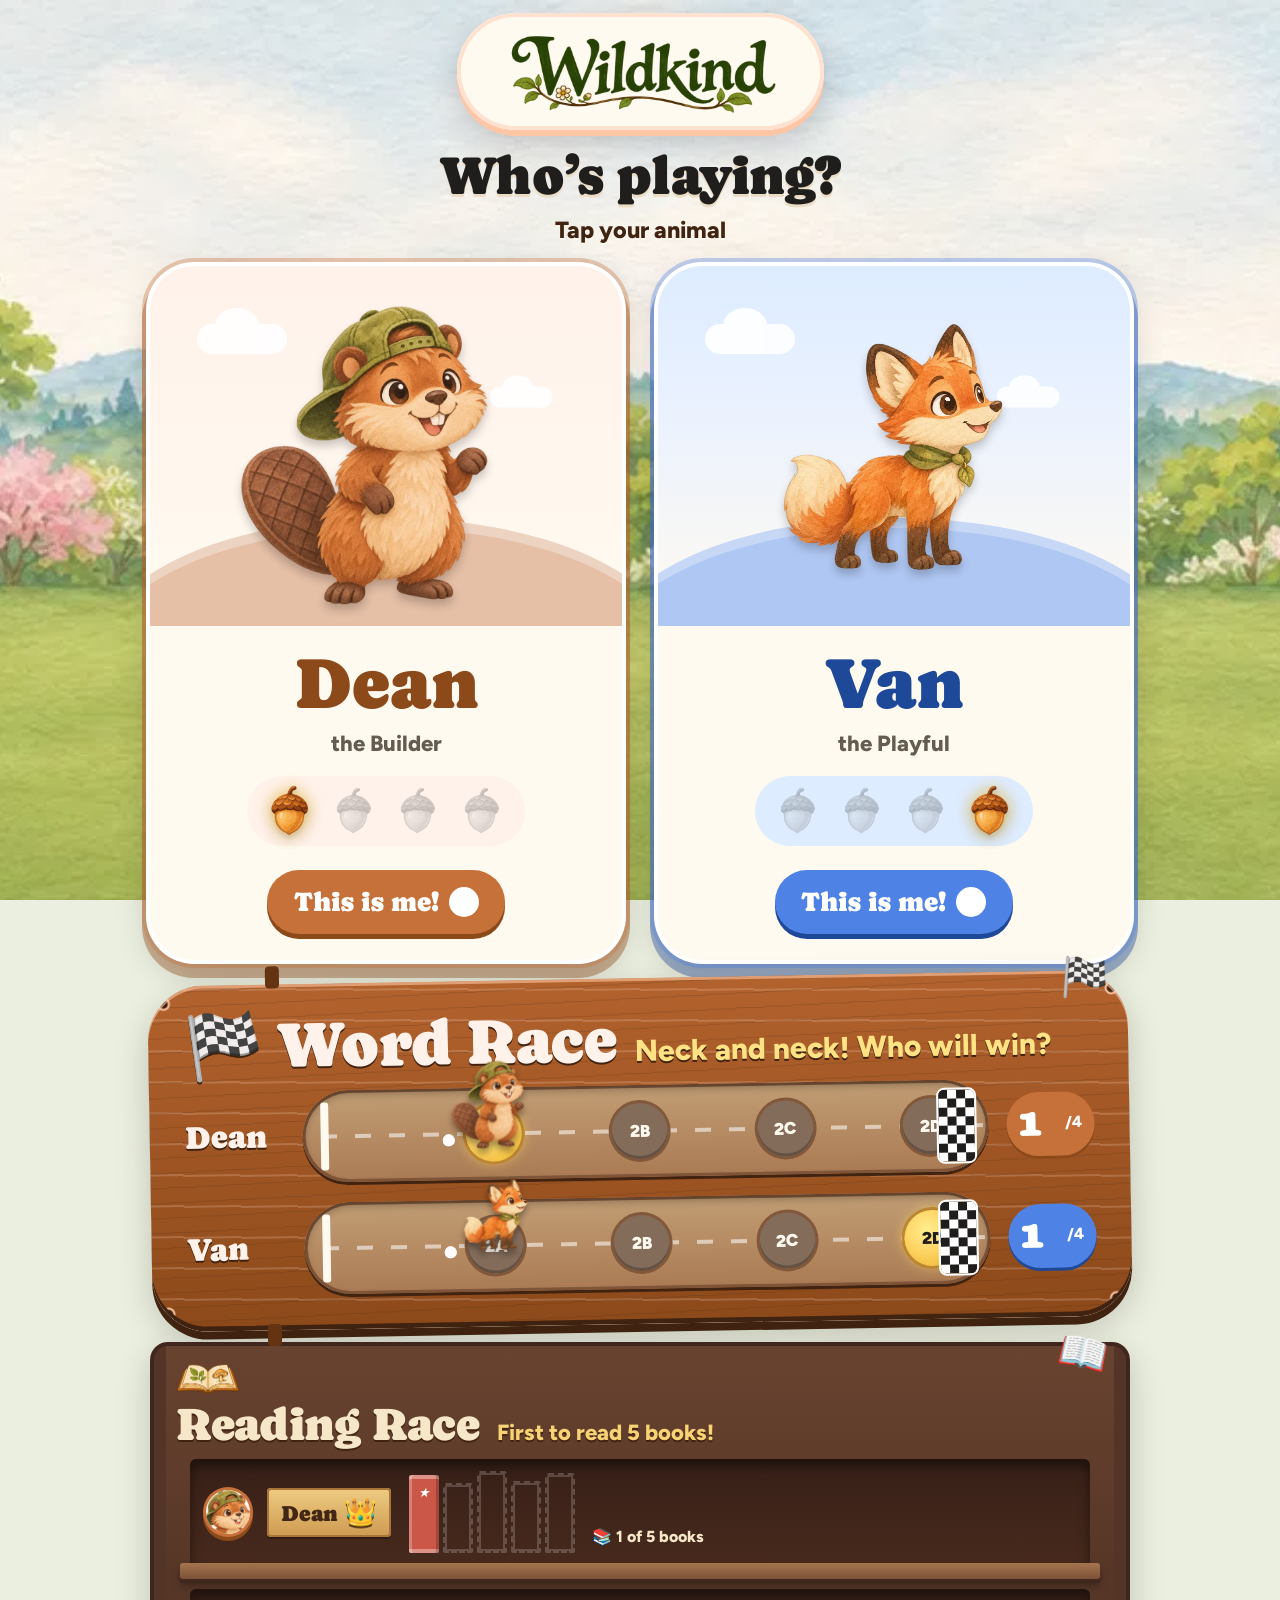
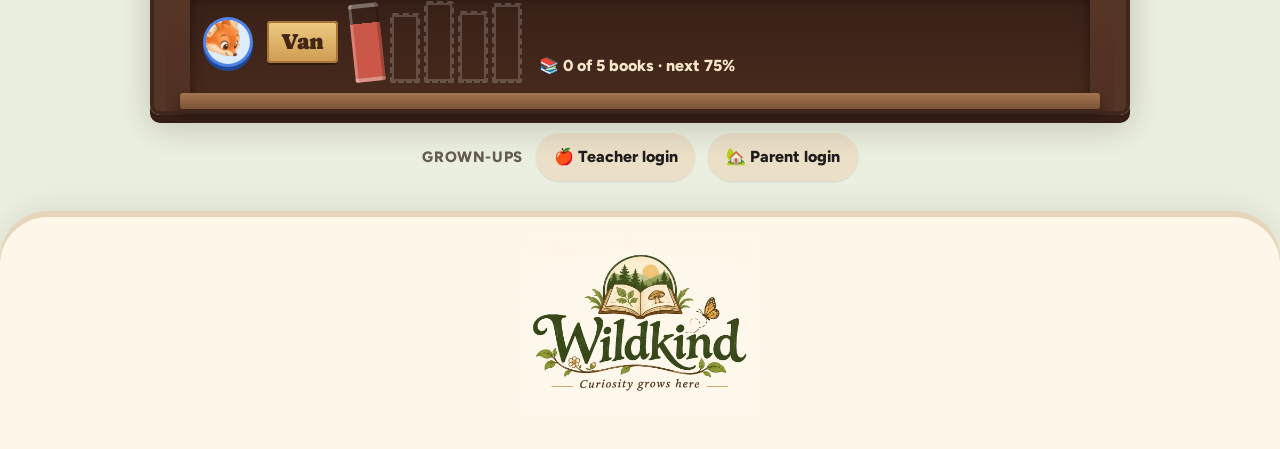
<file: index.html>
<!DOCTYPE html>
<html lang="en">
<head>
<meta charset="utf-8"><link rel="icon" href="favicon.ico" sizes="48x48"><link rel="icon" type="image/png" sizes="32x32" href="favicon-32x32.png"><link rel="apple-touch-icon" href="apple-touch-icon.png">
<meta name="viewport" content="width=device-width, initial-scale=1">
<title>Spellwood Arcade · Woodland spelling games</title>
<meta name="description" content="A cozy forest arcade where every move is a spelled word. Seven spelling games for 6 and 7 year olds.">
<link rel="stylesheet" href="ds/organic.css">
<link rel="stylesheet" href="style.css">
<style>a{color:#a66f32}a:hover{color:#334235}</style>
</head>
<body>
<div id="app"></div>
<script>
  // Play rules. mode: "unlock" (spell N words to earn a game), "during" (spell inside games), "free" (free play)
  window.SPELLWOOD_CFG = { mode: "unlock", words: 5, devSkip: false };
</script>
<script src="asset-map.js"></script>
<script src="literacy.js"></script>
<script src="game.js"></script>
</body>
</html>
</file>
<file: ds/organic.css>
/* Organic — design-system tokens and component classes. This file is the source of truth for the system's look; retune it here and see readme.md. */
@import url('https://fonts.googleapis.com/css2?family=Caprasimo:wght@400&family=Figtree:wght@400;600;700&display=swap');

:root {
  --color-bg: #f5ead8;
  --color-surface: #ebddc5;
  --color-text: #201e1d;
  --color-accent: #c67139;
  --color-accent-2: #7a8a5e;
  --color-divider: color-mix(in srgb, #201e1d 16%, transparent);

  /* Tonal ramps — generated in OKLCH on one shared lightness scale, so the
     same step of any role matches the others in visual value. */
  --color-neutral-100: #f9f4ed;
  --color-neutral-200: #eee7db;
  --color-neutral-300: #dcd3c4;
  --color-neutral-400: #c0b6a5;
  --color-neutral-500: #a19786;
  --color-neutral-600: #82796a;
  --color-neutral-700: #645c50;
  --color-neutral-800: #474238;
  --color-neutral-900: #2e2b25;

  --color-accent-100: #fff2eb;
  --color-accent-200: #ffe1d0;
  --color-accent-300: #ffc6a5;
  --color-accent-400: #f6a06b;
  --color-accent-500: #d67f48;
  --color-accent-600: #b2622d;
  --color-accent-700: #8c491a;
  --color-accent-800: #643312;
  --color-accent-900: #402310;

  --color-accent-2-100: #f0fae1;
  --color-accent-2-200: #e1eecc;
  --color-accent-2-300: #ccdbb2;
  --color-accent-2-400: #aebf92;
  --color-accent-2-500: #8fa073;
  --color-accent-2-600: #728157;
  --color-accent-2-700: #56633f;
  --color-accent-2-800: #3d472b;
  --color-accent-2-900: #272e1b;

  --font-heading: "Caprasimo", system-ui, sans-serif;
  --font-heading-weight: 400;
  --font-body: "Figtree", system-ui, sans-serif;

  --space-1: 4.4px;
  --space-2: 8.8px;
  --space-3: 13.2px;
  --space-4: 17.6px;
  --space-6: 26.4px;
  --space-8: 35.2px;

  --radius-sm: 8px;
  --radius-md: 16px;
  --radius-lg: 28px;

  /* Elevation — derived from the ground: soft ink-tinted shadows on a
     light theme, a hairline edge + ambient darkness on a dark one. */
  --shadow-sm: 0 1px 2px color-mix(in srgb, #2e2b25 14%, transparent);
  --shadow-md: 0 3px 10px color-mix(in srgb, #2e2b25 16%, transparent);
  --shadow-lg: 0 12px 32px color-mix(in srgb, #2e2b25 22%, transparent);
}

body {
  background: var(--color-bg);
  color: var(--color-text);
  font-family: var(--font-body);
}
h1, h2, h3, h4 { font-family: var(--font-heading); font-weight: var(--font-heading-weight); }

.washed{filter:saturate(0.6) contrast(0.85) brightness(1.1) opacity(0.94)}

/* ══════════════════════════════════════════════════════════════════════════
   Components — built with the tokens above. Plain CSS
   on plain HTML: no JavaScript, no build step. Each class is documented in
   readme.md and demonstrated in foundations/ and components/.
   ══════════════════════════════════════════════════════════════════════ */

*, *::before, *::after { box-sizing: border-box; }
body { margin: 0; font-size: 15px; line-height: 1.55; font-weight: 400; }
h1, h2, h3, h4, h5, h6 {
  font-family: var(--font-heading); font-weight: var(--font-heading-weight);
  line-height: 1.12; letter-spacing: -0.015em; margin: 0 0 var(--space-2);
}
h1 { font-size: 42px; }
h2 { font-size: 32px; }
h3 { font-size: 25px; }
h4 { font-size: 20px; }
h5 { font-size: 16px; }
h6 { font-size: 13px; }
h6 { letter-spacing: 0.08em; text-transform: uppercase; }
p { margin: 0 0 var(--space-3); }
a { color: var(--color-accent); text-underline-offset: 3px; }
img { display: block; max-width: 100%; }
figure { margin: 0; }
figcaption {
  font-size: 11px; margin-top: var(--space-1);
  color: color-mix(in srgb, var(--color-text) 55%, transparent);
}
.text-muted { color: color-mix(in srgb, var(--color-text) 55%, transparent); }
:focus { outline: none; }
:focus-visible { outline: 2px solid var(--color-accent); outline-offset: 2px; }
::selection { background: color-mix(in srgb, var(--color-accent) 30%, transparent); }

/* — rules — */
.hr {
  height: 1px; border: 0; margin: var(--space-4) 0;
  background: var(--color-divider);
}

/* — buttons — */
.btn {
  display: inline-flex; align-items: center; justify-content: center; gap: 6px;
  cursor: pointer; text-decoration: none;
  font-family: var(--font-heading); font-weight: var(--font-heading-weight);
  font-size: 14px; line-height: 1.2; color: var(--color-text); /* matches the .input's 14px —
     the pair sits side by side in sign-up rows */
  background: transparent; border: 1px solid transparent;
  padding: var(--space-2) calc(var(--space-3) * 1.2);
  border-radius: var(--radius-md);
}
.btn svg { display: block; }
.btn:disabled { opacity: 0.45; cursor: not-allowed; }
.btn-primary { background: var(--color-accent); color: var(--color-bg); }
.btn-primary:hover { background: var(--color-accent-600); }
.btn-primary:active { background: var(--color-accent-700); }
.btn-secondary { border-color: var(--color-divider); }
.btn-secondary:hover { background: color-mix(in srgb, var(--color-text) 7%, transparent); }
.btn-secondary:active { background: color-mix(in srgb, var(--color-text) 14%, transparent); }
.btn-ghost { color: var(--color-accent); padding-inline: var(--space-1); }
.btn-ghost:hover { background: color-mix(in srgb, var(--color-accent) 10%, transparent); }
.btn-ghost:active { background: color-mix(in srgb, var(--color-accent) 18%, transparent); }
.btn-icon { width: 36px; height: 36px; padding: 0; }
.btn-block { width: 100%; margin-top: var(--space-2); }

/* — forms — */
.field > label {
  display: block; font-size: 12px; margin-bottom: 5px;
  color: color-mix(in srgb, var(--color-text) 70%, transparent);
}
.input {
  width: 100%; min-height: 36px; padding: 6px 10px; font: inherit;
  font-size: 14px; color: var(--color-text); caret-color: var(--color-accent);
  background: var(--color-surface);
  border: 1px solid var(--color-divider); border-radius: var(--radius-md);
}
.input:hover { border-color: color-mix(in srgb, var(--color-text) 45%, transparent); }
.input:focus-visible { border-color: var(--color-accent); outline-offset: 0; }
textarea.input { min-height: 90px; resize: vertical; }
.radio { display: inline-flex; align-items: center; gap: 8px; cursor: pointer; font-size: 14px; }
.radio input, .seg-opt input {
  position: absolute; opacity: 0; width: 0; height: 0; pointer-events: none;
}
.radio .dot {
  width: 16px; height: 16px; flex: none; border-radius: 50%;
  border: 1.5px solid var(--color-divider);
}
.radio:hover .dot { border-color: var(--color-accent); }
.radio input:checked + .dot {
  border-color: var(--color-accent); background: var(--color-accent);
  box-shadow: inset 0 0 0 4px var(--color-bg);
}
.radio input:focus-visible + .dot { outline: 2px solid var(--color-accent); outline-offset: 2px; }
.seg {
  display: inline-flex; overflow: hidden;
  border: 1px solid var(--color-divider); border-radius: var(--radius-md);
}
.seg-opt {
  display: inline-flex; align-items: center; gap: 6px;
  padding: 7px 12px; font-size: 13px; cursor: pointer;
}
.seg-opt + .seg-opt { border-left: 1px solid var(--color-divider); }
.seg-opt:has(input:checked) { background: var(--color-accent); color: var(--color-bg); }
.seg-opt:not(:has(input:checked)):hover { background: color-mix(in srgb, var(--color-text) 7%, transparent); }
.seg-opt:has(input:focus-visible) { outline: 2px solid var(--color-accent); outline-offset: -2px; }

/* — cards — */
.card {
  display: flex; flex-direction: column; gap: var(--space-2);
  padding: var(--space-3); border-radius: var(--radius-md); background: var(--color-surface);
}
.card-kicker { font-size: 10px; letter-spacing: 0.1em; text-transform: uppercase; color: var(--color-accent); }
.card-title {
  font-family: var(--font-heading); font-weight: var(--font-heading-weight);
  font-size: 17px; line-height: 1.2;
}
.card-body { margin: 0; font-size: 13px; opacity: 0.8; flex: 1; }
.card-meta {
  display: flex; align-items: center; gap: 6px; font-size: 11px;
  color: color-mix(in srgb, var(--color-text) 50%, transparent);
}
.elev-sm { box-shadow: var(--shadow-sm); }
.elev-md { box-shadow: var(--shadow-md); }
.elev-lg { box-shadow: var(--shadow-lg); }

/* — tags — */
.tag {
  display: inline-flex; align-items: center; font-size: 11px;
  letter-spacing: 0.02em; padding: 3px 10px;
  border-radius: calc(var(--radius-md) * 0.75);
}
.tag-accent { background: var(--color-accent-100); color: var(--color-accent-800); }
.tag-accent-2 { background: var(--color-accent-2-100); color: var(--color-accent-2-800); }
.tag-neutral { background: var(--color-neutral-100); color: var(--color-neutral-800); }
.tag-outline { border: 1px solid var(--color-accent); color: var(--color-accent); }

/* — navigation — */
.nav {
  display: flex; align-items: center; gap: var(--space-4);
  padding: var(--space-3) var(--space-4);
  border-bottom: none;
}
.nav-brand {
  font-family: var(--font-heading); font-weight: var(--font-heading-weight);
  font-size: 18px; margin-right: auto;
}
.nav a { color: inherit; text-decoration: none; font-size: 14px; }
.nav a:hover, .nav a[aria-current='page'] { color: var(--color-accent); }

/* — tables — */
.table { width: 100%; border-collapse: collapse; font-size: 14px; }
.table th {
  text-align: left; font-size: 11px; letter-spacing: 0.08em; text-transform: uppercase;
  color: color-mix(in srgb, var(--color-text) 60%, transparent);
  padding: var(--space-2); border-bottom: 1px solid var(--color-divider);
}
.table td {
  padding: var(--space-2);
  border-bottom: 1px solid color-mix(in srgb, var(--color-text) 8%, transparent);
}
.table tbody tr:hover { background: color-mix(in srgb, var(--color-text) 4%, transparent); }

/* — dialog — */
.dialog-backdrop {
  position: fixed; inset: 0; display: grid; place-items: center;
  padding: var(--space-4);
  background: color-mix(in srgb, var(--color-neutral-900) 50%, transparent);
}
.dialog {
  width: min(440px, 100%); display: flex; flex-direction: column; gap: var(--space-3);
  padding: var(--space-4); border-radius: var(--radius-lg);
  background: var(--color-surface); box-shadow: var(--shadow-lg);
}
.dialog-title {
  font-family: var(--font-heading); font-weight: var(--font-heading-weight);
  font-size: 20px;
}
.dialog-body { font-size: 14px; opacity: 0.85; }
.dialog-actions { display: flex; justify-content: flex-end; gap: var(--space-2); margin-top: var(--space-2); }

/* — rounded frame: everything softens, small controls go pill — */
.card, .dialog { border-radius: calc(var(--radius-lg) * 1.15); }
.btn, .tag, .seg, .input { border-radius: 999px; }
.input { padding-inline: 14px; }
</file>
<file: style.css>
:root{--ink:#334235;--muted:#647566;--cream:#fffaf0;--panel:rgba(255,252,245,.97);--sage:#657f58;--mint:#e0ead3;--gold:#dca552;--stroke:#cbd6bb;--shadow:0 12px 45px #3f56412e}*{box-sizing:border-box}html{font-size:16px}body{margin:0;color:var(--ink);font-family:Verdana,Arial,sans-serif;background:#ebefdF;min-height:100vh}button,select,input{font:inherit}button{cursor:pointer;touch-action:manipulation}button:focus-visible,select:focus-visible,input:focus-visible{outline:4px solid #e4a64c;outline-offset:3px}button:disabled{cursor:default;opacity:.48}#app{min-height:100vh;background-image:linear-gradient(#ffffff29,#ffffff0b),var(--scene);background-position:center;background-size:cover;background-attachment:fixed}.app-shell{max-width:1220px;margin:0 auto;padding:18px 22px 35px}.topbar{display:flex;gap:12px;justify-content:space-between;align-items:center;background:#fffaf2eE;padding:12px 18px;border:2px solid #c7d4ba;border-radius:22px;box-shadow:0 3px 15px #465e2917}.brand{font-family:Georgia,serif;font-size:clamp(23px,3vw,34px);font-weight:800;letter-spacing:-.025em}.brand span{color:#a66f32}.top-controls{display:flex;align-items:center;gap:8px;flex-wrap:wrap}.pill,.small-btn{border:2px solid #bbcaac;background:#fffef8;border-radius:14px;min-height:43px;padding:8px 12px;color:var(--ink);font-weight:700}.pill:hover,.small-btn:hover,.gamecard:hover{background:#f1f7e8}.small-btn{min-width:48px}.mini-label{font-size:13px;font-weight:700;color:#4e6450}.control-select{min-height:43px;border:2px solid var(--stroke);border-radius:13px;padding:6px 8px;background:white;color:var(--ink);font-weight:700}.hero{display:grid;grid-template-columns:1fr 210px;align-items:center;gap:16px;margin:28px 0 14px;background:#fffaf0eA;border:2px solid #c8d5b8;border-radius:25px;padding:22px 28px;box-shadow:var(--shadow)}.hero h1{font:700 clamp(30px,4vw,48px) Georgia,serif;margin:0 0 10px}.hero p{max-width:620px;font-size:17px;line-height:1.5;margin:0;color:#506551}.hero img{max-height:190px;max-width:100%;object-fit:contain}.section-head{font:700 26px Georgia,serif;margin:22px 0 14px}.game-grid{display:grid;grid-template-columns:repeat(4,minmax(0,1fr));gap:15px}.gamecard{background:var(--panel);border:2px solid #cfdbc1;border-radius:22px;min-height:285px;padding:14px;display:flex;align-items:center;flex-direction:column;gap:8px;box-shadow:0 5px 16px #4d6b4e20;color:var(--ink);text-align:center;transition:transform .15s}.gamecard:hover{transform:translateY(-3px)}.gamecard img{width:100%;height:140px;object-fit:contain}.gamecard strong{font:700 21px Georgia,serif}.gamecard span{font-size:13px;line-height:1.4;color:#566954}.game-wrap{margin-top:24px;background:var(--panel);border-radius:24px;border:2px solid var(--stroke);padding:20px;box-shadow:var(--shadow)}.game-heading{display:flex;align-items:center;gap:15px;justify-content:space-between;flex-wrap:wrap;border-bottom:2px solid #e3e8d8;padding-bottom:14px;margin-bottom:14px}.game-heading h1{font:700 clamp(25px,3vw,34px) Georgia,serif;margin:0}.subtext{font-size:14px;color:var(--muted);line-height:1.5}.heading-actions{display:flex;gap:8px;flex-wrap:wrap}.game-notice{background:#e8f0de;border-radius:14px;padding:12px 16px;line-height:1.4;font-weight:700;margin:12px 0;min-height:47px}.big-action{border:0;border-radius:17px;background:#597b57;color:white;padding:14px 20px;font-weight:800;min-height:54px;box-shadow:0 4px 0 #405c3f}.big-action:hover{background:#486a48}.big-action:active{transform:translateY(2px);box-shadow:0 2px 0 #405c3f}.btn-row{display:flex;flex-wrap:wrap;gap:10px;align-items:center;justify-content:center}.center{text-align:center}.flex-spread{display:flex;justify-content:space-between;align-items:center;gap:12px;flex-wrap:wrap}.asset-figure{object-fit:contain;max-width:100%}.board-layout{display:grid;grid-template-columns:minmax(0,1fr) minmax(170px,260px);gap:16px;align-items:center}.board-side{text-align:center}.board-side img{max-height:215px;max-width:100%;object-fit:contain}.connect-frame{max-width:680px;width:100%;margin:12px auto;position:relative;aspect-ratio:7 / 5.1;background-image:var(--woodboard);background-size:100% 100%;background-position:center;background-repeat:no-repeat}.connect-grid{position:absolute;left:14.3%;top:16.1%;width:70.6%;height:66%;display:grid;grid-template-columns:repeat(7,1fr);grid-template-rows:repeat(6,1fr);gap:1.5%;align-items:center;justify-items:center}.connect-cell{position:relative;border:0;background:transparent;padding:0;width:100%;height:100%;border-radius:50%;display:flex;justify-content:center;align-items:center}.connect-cell img{object-fit:contain;width:96%;height:96%;filter:drop-shadow(0 2px 2px #3a2c2580)}.connect-cell:not(:disabled):hover{background:#f3db9959}.board-columns{width:72%;margin:0 auto;display:grid;grid-template-columns:repeat(7,1fr);gap:5px}.column-btn{font-size:18px;font-weight:800;border:2px solid #82916a;background:#e8f1dd;border-radius:12px;min-height:45px}.column-btn:disabled{opacity:.5}.collection-grid{display:grid;grid-template-columns:repeat(4,1fr);gap:12px}.memory-card{aspect-ratio:1 / 1.2;background:#f5ecce;border:3px solid #9e8059;border-radius:16px;display:flex;align-items:center;justify-content:center;padding:6px;min-height:104px}.memory-card.back{background:radial-gradient(circle at 50% 38%,#d6b483,#9b7651);color:#fff8e5;font:700 40px Georgia,serif}.memory-card img{height:100%;width:100%;max-height:120px;object-fit:contain}.memory-card.matched{border-color:#69965a;background:#e5f1df}.landscape-board{background:linear-gradient(#e6f2f8aa,#d9eee29a);border:3px solid #bdcba8;border-radius:23px;min-height:300px;position:relative;overflow:hidden;padding:16px}.building-grid{display:grid;grid-template-columns:repeat(4,1fr);gap:8px;max-width:700px;margin:auto}.garden-grid{display:grid;grid-template-columns:repeat(5,1fr);gap:9px;max-width:880px;margin:auto}.plant-slot{height:100px;border:2px dashed #8ea380;border-radius:15px;background:#e9f1e783;display:flex;align-items:center;justify-content:center}.plant-slot img{height:100%;width:100%;object-fit:contain}.plant-slot:not(:disabled):hover{background:#d9eabe}.pond-scene{border-radius:20px;background:linear-gradient(#b5d8ddba,#78b6c9d9);min-height:320px;display:flex;gap:15px;flex-wrap:wrap;padding:18px;align-items:center;justify-content:center}.pond-scene img{object-fit:contain;height:120px;max-width:170px}.item-palette{display:flex;gap:8px;flex-wrap:wrap;justify-content:center;margin:15px auto}.palette-btn{width:110px;min-height:105px;border:2px solid #c6d0af;border-radius:13px;background:#fffdfa;display:flex;align-items:center;flex-direction:column;justify-content:center;gap:3px;padding:5px}.palette-btn.active{border:4px solid #638b50;background:#eaf5dc}.palette-btn img{width:90px;height:70px;object-fit:contain}.palette-btn span{font-size:12px;font-weight:700}.ttt-grid{max-width:460px;display:grid;grid-template-columns:repeat(3,1fr);margin:20px auto;gap:9px}.ttt-cell{aspect-ratio:1;border:3px solid #a99474;background:#f9eed7;border-radius:14px;display:flex;align-items:center;justify-content:center}.ttt-cell img{width:83%;height:83%;object-fit:contain}.acorn-machine{height:320px;max-width:600px;margin:auto;position:relative;border-radius:24px;border:8px solid #a57a4d;background:linear-gradient(#e6e5c2,#d9e4ce);overflow:hidden}.peg{position:absolute;width:10px;height:10px;border-radius:50%;background:#b18e60}.acorn-falling{position:absolute;width:48px;transition:left .3s,top .3s}.bins{display:grid;grid-template-columns:repeat(5,1fr);position:absolute;bottom:0;width:100%;height:55px}.bins div{border-right:3px solid #8e7354;border-top:3px solid #8e7354;text-align:center;padding:12px 0;background:#f4e1b6c9;font-weight:700}.solitaire-board{overflow-x:auto;background:#416a53;border-radius:18px;padding:15px;color:white;min-height:460px}.solitaire-controls{display:flex;gap:12px;margin-bottom:20px;flex-wrap:wrap;align-items:start}.sol-row{display:grid;grid-template-columns:repeat(7,minmax(60px,1fr));gap:8px;min-width:505px}.sol-pile{position:relative;min-height:340px}.playing-card{width:68px;height:94px;max-width:100%;border-radius:9px;border:2px solid #ddd1ba;background:#fffdf7;box-shadow:0 2px 3px #15382166;display:flex;align-items:center;justify-content:center;flex-direction:column;color:#2c412d;font-weight:800;font-size:23px;padding:3px;position:relative}.playing-card.red{color:#aa5547}.playing-card.back{background:repeating-linear-gradient(45deg,#a0784b,#a0784b 10px,#d2af74 10px,#d2af74 16px);color:#fff}.playing-card.selected{outline:4px solid #f4d46f;z-index:9}.playing-card .corner{position:absolute;top:4px;left:5px;font-size:13px}.playing-card .suit{font-size:30px}.empty-pile{height:94px;width:68px;border:2px dashed #b0ceb2;border-radius:9px;display:flex;justify-content:center;align-items:center;color:#e0edce;font-weight:700;cursor:pointer}.sol-stack-card{position:absolute;left:0;cursor:pointer}.sol-top{display:flex;gap:15px;align-items:start;flex-wrap:wrap;margin-bottom:20px}.sol-foundations{display:flex;gap:8px;margin-left:auto}.progress{height:12px;background:#dae3d1;border-radius:12px;overflow:hidden;margin-top:8px}.progress div{height:100%;background:#77a56f;border-radius:12px}.stats{display:grid;grid-template-columns:repeat(3,1fr);gap:10px;margin-top:14px}.stat{background:#eff4e9;border:1px solid #d5e4ca;border-radius:13px;padding:11px;text-align:center}.stat strong{font-size:25px;display:block}.overlay{position:fixed;z-index:100;inset:0;background:#1f2f238a;display:flex;justify-content:center;align-items:center;padding:12px}.spell-panel{width:min(660px,100%);max-height:96vh;overflow-y:auto;background:#fffaf0;border:4px solid #bdcea5;border-radius:28px;padding:23px;box-shadow:0 20px 80px #16281770;text-align:center}.spell-panel h2{font:700 32px Georgia,serif;margin:6px 0}.spell-panel p{line-height:1.5;margin:9px 0}.audio-button{border:2px solid #93ac8b;background:#e2efdc;border-radius:18px;padding:15px 23px;min-height:75px;font-weight:800;font-size:20px}.letter-boxes{display:flex;justify-content:center;gap:6px;flex-wrap:wrap;margin:20px auto}.letter-box{border:3px solid #b7c8a8;background:#fffef9;border-radius:13px;width:clamp(37px,8vw,60px);height:clamp(47px,9vw,69px);font-size:clamp(23px,5vw,38px);font-weight:700;display:flex;align-items:center;justify-content:center}.letter-bank{display:flex;justify-content:center;gap:9px;flex-wrap:wrap;margin:12px 0 18px}.letter-tile{background:#e2eddc;border:3px solid #88a681;box-shadow:0 4px 0 #a2b799;border-radius:15px;min-width:60px;height:66px;font-size:32px;font-weight:800;color:#243d2d}.letter-tile:hover:not(:disabled){background:#d0eac4}.spell-help{display:flex;gap:9px;justify-content:center;flex-wrap:wrap}.spell-msg{min-height:30px;font-weight:700;color:#5b6e56}.guardian{margin:18px auto;background:#fffaf0;border:2px solid var(--stroke);border-radius:20px;padding:18px}.guardian textarea{width:100%;min-height:110px;border-radius:10px;padding:12px;border:2px solid #bdceab}.tiny{font-size:12px;color:#687665}.status-tag{display:inline-block;padding:6px 10px;border-radius:11px;background:#e2ecd9;font-weight:700}.sr-only{position:absolute;width:1px;height:1px;overflow:hidden;clip:rect(0,0,0,0)}@media(max-width:820px){.game-grid{grid-template-columns:repeat(2,1fr)}.board-layout{grid-template-columns:1fr}.board-side img{max-height:110px}.topbar{align-items:flex-start;flex-direction:column}.hero{grid-template-columns:1fr 120px;padding:14px}.hero img{max-height:125px}.collection-grid{gap:5px}.memory-card{min-height:74px}.app-shell{padding:10px}.game-wrap{padding:12px}.letter-tile{min-width:53px;height:60px}}@media(max-width:440px){.game-grid{gap:8px}.gamecard{padding:8px;min-height:240px}.gamecard img{height:110px}.gamecard strong{font-size:18px}.gamecard span{font-size:12px}.hero{grid-template-columns:1fr}.hero img{display:none}.garden-grid{grid-template-columns:repeat(3,1fr)}.plant-slot{height:90px}}@media(prefers-reduced-motion:reduce){*,*:before,*:after{transition:none!important;animation:none!important;scroll-behavior:auto!important}}.connect-grid{left:13%;top:14%;width:74%;height:72%;padding:1.2%;gap:1.2%;border:4px solid #956d48;border-radius:12px;background:#d9b882f5;box-shadow:inset 0 2px 12px #7c523a6b}.connect-cell{background:#f6edd5;border:2px solid #ab8a60;box-shadow:inset 0 3px 7px #8f735b50}.connect-cell:not(:disabled):hover{background:#d2e6b8}.connect-cell img{width:100%;height:100%}.sw-home{display:grid;gap:var(--space-6);margin-top:var(--space-6);font-family:var(--font-body);color:var(--color-text)}.sw-home :focus-visible{outline:3px solid var(--color-accent);outline-offset:3px}.sw-panel{background:color-mix(in srgb,var(--color-bg) 95%,transparent);border-radius:calc(var(--radius-lg)*1.15);padding:var(--space-8);box-shadow:var(--shadow-md)}.sw-hello{display:grid;grid-template-columns:minmax(0,1fr) auto;gap:var(--space-8);align-items:center}.sw-hello h1{font-family:var(--font-heading);font-weight:var(--font-heading-weight);font-size:clamp(34px,5vw,56px);line-height:1.05;letter-spacing:-.015em;margin:0 0 var(--space-3);text-wrap:balance}.sw-hello p{font-size:20px;line-height:1.5;margin:0;max-width:36ch;color:var(--color-neutral-800);text-wrap:pretty}.sw-actions{display:flex;flex-wrap:wrap;gap:var(--space-3);margin-top:var(--space-6)}.sw-home .sw-big{min-height:60px;padding:0 var(--space-6);font-size:20px;gap:10px}.sw-home .sw-soft{background:var(--color-surface);box-shadow:var(--shadow-sm)}.sw-fox{width:clamp(150px,20vw,230px);aspect-ratio:1;border-radius:50%;background:var(--color-accent-2-200);display:grid;place-items:center;overflow:hidden}.sw-fox img{width:86%;height:86%;object-fit:contain}.sw-step{display:flex;align-items:center;gap:var(--space-3);margin-bottom:var(--space-6)}.sw-step h2{margin:0;font-size:clamp(26px,3.4vw,36px)}.sw-num{width:48px;height:48px;flex:none;border-radius:50%;background:var(--color-accent-2);color:var(--color-surface);display:grid;place-items:center;font-family:var(--font-heading);font-size:24px}.sw-groups{display:grid;grid-template-columns:repeat(auto-fit,minmax(170px,1fr));gap:var(--space-4)}.sw-group{display:grid;gap:var(--space-2);text-align:left;min-height:120px;padding:var(--space-4) var(--space-6);border:3px solid transparent;border-radius:var(--radius-lg);background:var(--color-surface);box-shadow:var(--shadow-sm);color:var(--color-text);cursor:pointer}.sw-group:hover{background:var(--color-accent-100)}.sw-group:active{background:var(--color-accent-200)}.sw-group.on{border-color:var(--color-accent);background:var(--color-accent-100)}.sw-group-top{display:flex;align-items:center;justify-content:space-between;gap:var(--space-2)}.sw-group b{font-family:var(--font-heading);font-weight:var(--font-heading-weight);font-size:32px;line-height:1}.sw-home .tag{font-size:18px;font-weight:700;padding:4px 12px}.sw-bar{height:12px;border-radius:999px;background:var(--color-neutral-200);overflow:hidden}.sw-bar i{display:block;height:100%;border-radius:999px;background:var(--color-accent-2)}.sw-group small{font-size:15px;color:var(--color-neutral-700)}.sw-kind{font-size:22px;margin:var(--space-6) 0 var(--space-4);color:var(--color-accent-2-800)}.sw-kind:first-of-type{margin-top:0}.sw-games{display:grid;grid-template-columns:repeat(auto-fit,minmax(min(100%,380px),1fr));gap:var(--space-6)}.sw-card{position:relative}.sw-card-main{width:100%;height:100%;display:flex;flex-direction:column;align-items:flex-start;gap:var(--space-3);text-align:left;padding:var(--space-6) var(--space-6) var(--space-8);border:0;border-radius:calc(var(--radius-lg)*1.15);background:var(--color-surface);box-shadow:var(--shadow-md);color:var(--color-text);cursor:pointer;transition:transform .15s,box-shadow .15s,background .15s}.sw-card-main:hover{transform:translateY(-3px);box-shadow:var(--shadow-lg);background:var(--color-accent-100)}.sw-card-main:active{transform:none;background:var(--color-accent-200)}.sw-art{width:100%;aspect-ratio:4/3;margin-bottom:var(--space-2);border-radius:48% 52% 46% 54%/55% 47% 53% 45%;background:var(--color-accent-2-100);display:grid;place-items:center}.sw-art-warm{background:var(--color-accent-100);border-radius:54% 46% 52% 48%/47% 55% 45% 53%}.sw-card-main:hover .sw-art{background:var(--color-surface)}.sw-art img{width:80%;height:80%;object-fit:contain}.sw-card-main strong{font-family:var(--font-heading);font-weight:var(--font-heading-weight);font-size:clamp(36px,4.4vw,50px);line-height:1.08;letter-spacing:.01em;text-wrap:balance}.sw-desc{font-size:24px;line-height:1.35;color:var(--color-neutral-700)}.sw-say{position:absolute;top:var(--space-4);right:var(--space-4);width:64px;height:64px;border-radius:50%;border:0;background:var(--color-surface);box-shadow:var(--shadow-md);color:var(--color-accent-700);display:grid;place-items:center;cursor:pointer}.sw-say:hover{background:var(--color-accent-100)}.sw-say:active{background:var(--color-accent-200)}.sw-foot{display:flex}.sw-home .sw-grown{font-size:17px;min-height:48px;padding:0 var(--space-4);background:color-mix(in srgb,var(--color-bg) 92%,transparent);color:var(--color-accent-700)}@media (max-width:640px){.sw-panel{padding:var(--space-6) var(--space-4)}.sw-hello{grid-template-columns:1fr}.sw-fox{order:-1;width:130px}}.ad-wrap{display:grid;grid-template-columns:minmax(0,1fr) minmax(260px,330px);gap:var(--space-8);align-items:start;font-family:var(--font-body);color:var(--color-text)}.ad-wrap :focus-visible{outline:3px solid var(--color-accent);outline-offset:3px}.ad-main{display:grid;gap:var(--space-3);justify-items:center}.ad-prompt{margin:0;font-family:var(--font-heading);font-size:clamp(24px,3vw,32px);text-align:center}.ad-board{position:relative;width:100%;max-width:600px;aspect-ratio:5/6;border-radius:calc(var(--radius-lg)*1.4);background:var(--color-accent-2-100);box-shadow:var(--shadow-md);overflow:hidden}.ad-chutes{position:absolute;inset:2% 0 auto;display:grid;grid-template-columns:repeat(5,1fr);justify-items:center}.ad-chute{width:62%;aspect-ratio:1;max-width:72px;border:0;border-radius:50%;background:var(--color-accent);color:var(--color-surface);display:grid;place-items:center;cursor:pointer;box-shadow:var(--shadow-md);transition:transform .15s}.ad-chute:hover{background:var(--color-accent-600);transform:translateY(2px)}.ad-chute:active{background:var(--color-accent-700)}.ad-chute:disabled{opacity:.35;cursor:default;transform:none}.ad-peg{position:absolute;width:3.6%;aspect-ratio:1;border-radius:50%;background:var(--color-accent-2-500);box-shadow:0 2px 0 var(--color-accent-2-700);transform:translate(-50%,-50%)}.ad-ball{position:absolute;width:9%;transform:translate(-50%,-100%);z-index:3;filter:drop-shadow(0 3px 3px rgb(0 0 0 / .2))}.ad-spots{position:absolute;inset:auto 0 0;height:27%;display:grid;grid-template-columns:repeat(5,1fr);background:var(--color-accent-2-200);border-radius:50% 50% 0 0/22% 22% 0 0;padding-top:2%}.ad-spot{display:grid;justify-items:center;align-content:start;gap:4%;padding:0 4%}.ad-spot-art{width:88%;aspect-ratio:1;border-radius:50%;background:var(--color-surface);display:grid;place-items:center;box-shadow:var(--shadow-sm);transition:box-shadow .2s}.ad-spot-art img{width:82%;height:82%;object-fit:contain}.ad-spot.hit .ad-spot-art{box-shadow:0 0 0 5px var(--color-accent),var(--shadow-md)}.ad-stash{display:flex;align-items:center;justify-content:center;min-height:22px;width:100%}.ad-stash img{width:30%;max-width:26px;margin:0 -3%}.ad-stash b{font-size:15px;margin-left:4px;color:var(--color-accent-800)}.ad-side{background:var(--color-surface);border-radius:calc(var(--radius-lg)*1.15);padding:var(--space-6);box-shadow:var(--shadow-md);display:grid;gap:var(--space-3)}.ad-side h2{margin:0;font-size:28px;line-height:1.15;text-wrap:balance}.ad-side p{margin:0;font-size:20px;color:var(--color-neutral-800)}.ad-count{font-weight:700}.ad-list{list-style:none;margin:0;padding:0;display:grid;gap:var(--space-2)}.ad-list li{display:grid;grid-template-columns:56px minmax(0,1fr) 40px;align-items:center;gap:var(--space-3);padding:6px;border-radius:999px;background:var(--color-neutral-100)}.ad-list li.got{background:var(--color-accent-2-100)}.ad-mini{width:56px;height:56px;border-radius:50%;background:var(--color-surface);display:grid;place-items:center}.ad-mini img{width:80%;height:80%;object-fit:contain}.ad-name{font-size:20px;font-weight:700}.ad-tick{width:40px;height:40px;border-radius:50%;display:grid;place-items:center;border:3px dashed var(--color-neutral-300);color:var(--color-surface)}.got .ad-tick{border:0;background:var(--color-accent-2)}.ad-win{text-align:left;justify-items:start}.ad-sleepers{display:flex;gap:var(--space-2);width:100%}.ad-sleepers img{width:50%;aspect-ratio:1;object-fit:contain;border-radius:50%;background:var(--color-accent-2-100)}.ad-wrap .ad-big{min-height:60px;padding:0 var(--space-6);font-size:20px}@media (max-width:820px){.ad-wrap{grid-template-columns:1fr}}.sc-wrap{display:grid;grid-template-columns:minmax(0,1fr) minmax(250px,310px);gap:var(--space-6);align-items:start;font-family:var(--font-body);color:var(--color-text)}.sc-wrap :focus-visible{outline:3px solid var(--color-accent);outline-offset:3px}.sc-main{display:grid;gap:var(--space-4);min-width:0}.sc-bar{display:flex;flex-wrap:wrap;gap:var(--space-3)}.sc-wrap .sc-big{min-height:60px;padding:0 var(--space-6) 0 var(--space-3);font-size:20px;gap:10px}.sc-wrap .sc-big img{width:44px;height:44px;object-fit:contain}.sc-wrap .sc-soft{background:var(--color-surface);box-shadow:var(--shadow-sm);padding:0 var(--space-6)}.sc-board{position:relative;background:var(--color-accent-2-600);border-radius:calc(var(--radius-lg)*1.15);padding:var(--space-4);box-shadow:inset 0 4px 18px rgb(0 0 0 / .18);overflow-x:auto}.sc-row{display:grid;grid-template-columns:repeat(7,minmax(54px,1fr));gap:clamp(6px,1.2vw,14px);min-width:440px}.sc-toprow{margin-bottom:var(--space-6)}.sc-slot{position:relative;display:block;width:100%;padding:0;border:0;background:none;cursor:pointer;border-radius:10%/6.7%;container-type:inline-size}.sc-fan{position:absolute;left:0}.sc-pile{position:relative;container-type:inline-size;min-width:0}.sc-spacer{display:block}.sc-card{position:relative;display:block;width:100%;aspect-ratio:2/3;border-radius:10%/6.7%;container-type:inline-size;filter:drop-shadow(0 2px 3px rgb(0 0 0 / .28));transition:transform .15s,filter .15s;color:var(--color-text)}.sc-card img{position:absolute;inset:0;width:100%;height:100%;object-fit:fill}.sc-card.red{color:var(--color-accent-600)}.sc-rank{position:absolute;top:8.5%;left:0;right:0;display:flex;justify-content:center;align-items:baseline;gap:3cqw;font-family:var(--font-heading);font-size:27cqw;line-height:1;text-shadow:0 0 4px var(--color-bg),0 0 8px var(--color-bg)}.sc-rank i{font-style:normal;font-family:var(--font-body);font-weight:700;font-size:25cqw}.sc-pip{position:absolute;inset:0;display:grid;place-items:center;padding-top:20%;font-size:60cqw;line-height:1}.sc-slot:hover .sc-card:not(.sc-back){transform:translateY(-3%)}.sc-card.sel{transform:translateY(-5%);filter:drop-shadow(0 0 0 var(--color-accent)) drop-shadow(0 0 3px var(--color-accent)) drop-shadow(0 0 3px var(--color-accent)) drop-shadow(0 6px 8px rgb(0 0 0 / .3))}.sc-card.target{filter:drop-shadow(0 0 4px var(--color-accent-200)) drop-shadow(0 0 8px var(--color-accent-200)) drop-shadow(0 0 12px var(--color-accent-300))}.sc-empty{aspect-ratio:2/3}.sc-empty-in{position:absolute;inset:0;display:grid;place-items:center;border:3px dashed color-mix(in srgb,var(--color-surface) 55%,transparent);border-radius:10%/6.7%;color:color-mix(in srgb,var(--color-surface) 80%,transparent);font-family:var(--font-heading);font-size:40cqw}.sc-suit{font-family:var(--font-body);font-size:50cqw}.sc-empty.target .sc-empty-in{border-style:solid;border-color:var(--color-accent-200);background:color-mix(in srgb,var(--color-accent-200) 30%,transparent);color:var(--color-surface)}.sc-badge{position:absolute;right:-8%;bottom:-6%;min-width:36%;padding:4% 8%;border-radius:999px;background:var(--color-accent);color:var(--color-surface);font-weight:700;font-size:22cqw;line-height:1.2;text-align:center;box-shadow:var(--shadow-sm)}.sc-win{position:absolute;inset:0;display:grid;place-content:center;justify-items:center;gap:var(--space-3);background:color-mix(in srgb,var(--color-bg) 88%,transparent);border-radius:inherit;text-align:center}.sc-win img{width:120px}.sc-win h2{margin:0;font-size:clamp(30px,4vw,44px)}.sc-help{background:var(--color-surface);border-radius:calc(var(--radius-lg)*1.15);padding:var(--space-6);box-shadow:var(--shadow-md);display:grid;gap:var(--space-4)}.sc-help-head{display:flex;align-items:center;justify-content:space-between;gap:var(--space-3)}.sc-help h2{margin:0;font-size:28px}.sc-help .sw-say{position:static;flex:none}.sc-help ol{list-style:none;margin:0;padding:0;display:grid;gap:var(--space-4)}.sc-help li{display:grid;grid-template-columns:40px minmax(0,1fr);gap:var(--space-3);align-items:start;font-size:18px;line-height:1.4;color:var(--color-neutral-800);text-wrap:pretty}.sc-help li b{color:var(--color-text)}.sc-n{width:40px;height:40px;border-radius:50%;background:var(--color-accent-2);color:var(--color-surface);display:grid;place-items:center;font-family:var(--font-heading);font-size:20px}.sc-tip{margin:0;padding:var(--space-3) var(--space-4);border-radius:var(--radius-lg);background:var(--color-accent-100);color:var(--color-accent-800);font-size:16px;font-weight:700}@media (max-width:1000px){.sc-wrap{grid-template-columns:1fr}}.connect-grid{grid-template-columns:repeat(7,minmax(0,1fr));grid-template-rows:repeat(6,minmax(0,1fr))}.connect-cell{min-height:0;min-width:0;overflow:hidden}.connect-cell img{position:absolute;inset:4%;width:92%;height:92%}@keyframes sw-drop-in{from{transform:translateY(-420%);opacity:.2}70%{transform:translateY(6%);opacity:1}to{transform:none}}@keyframes sw-pop-in{from{transform:scale(.3);opacity:0}70%{transform:scale(1.12)}to{transform:none}}.connect-cell img.drop-in{animation:sw-drop-in .55s cubic-bezier(.5,0,.75,0) both,none}.connect-cell{overflow:visible}.ttt-cell img.drop-in{animation:sw-pop-in .4s ease-out both}.gd-scrim,.gd-block{position:fixed;inset:0;z-index:80}.gd-scrim,.gd-block.dim{background:color-mix(in srgb,var(--color-neutral-900) 58%,transparent)}.gd-intro{position:fixed;z-index:82;inset:0;margin:auto;height:fit-content;width:min(800px,calc(100vw - 24px));max-height:calc(100vh - 24px);overflow:auto;display:grid;grid-template-columns:auto minmax(0,1fr);gap:var(--space-8);align-items:center;background:var(--color-bg);border-radius:calc(var(--radius-lg)*1.4);padding:var(--space-8);box-shadow:var(--shadow-lg);font-family:var(--font-body);color:var(--color-text);animation:sw-pop-in .35s ease-out both}.gd-hero{width:clamp(150px,24vw,250px);aspect-ratio:1;border-radius:50%;background:var(--color-accent-2-200);display:grid;place-items:center;overflow:hidden}.gd-hero img{width:88%;height:88%;object-fit:contain}.gd-bubble{position:relative;background:var(--color-surface);border-radius:var(--radius-lg);padding:var(--space-6);box-shadow:var(--shadow-sm)}.gd-bubble::before{content:"";position:absolute;left:-12px;top:42%;width:26px;height:26px;background:var(--color-surface);transform:rotate(45deg);border-radius:4px}.gd-intro .tag{font-size:16px;font-weight:700;padding:4px 14px}.gd-intro h2{font-size:clamp(30px,4vw,44px);line-height:1.05;margin:var(--space-2) 0 var(--space-3)}.gd-intro p{font-size:clamp(20px,2.4vw,24px);line-height:1.35;margin:0 0 var(--space-4);text-wrap:pretty}.gd-vs{display:flex;flex-wrap:wrap;align-items:center;gap:var(--space-3);margin-bottom:var(--space-6);font-weight:700;font-size:19px}.gd-vs span{display:flex;align-items:center;gap:8px;background:var(--color-accent-2-100);padding:6px 18px 6px 6px;border-radius:999px}.gd-vs img{width:42px;height:42px;object-fit:contain}.gd-vs b{font-family:var(--font-heading);font-weight:var(--font-heading-weight);font-size:22px;color:var(--color-accent-700)}.gd-actions{display:flex;flex-wrap:wrap;gap:var(--space-3);align-items:center}.gd-intro .btn,.gd-tip .btn{min-height:58px;padding:0 var(--space-6);font-size:20px}.gd-soft{background:var(--color-surface);box-shadow:var(--shadow-sm)}.gd-intro .sw-say,.gd-tip .sw-say{position:static;flex:none}.gd-spot{position:fixed;z-index:81;border-radius:var(--radius-lg);box-shadow:0 0 0 5px var(--color-accent),0 0 0 9999px color-mix(in srgb,var(--color-neutral-900) 58%,transparent);pointer-events:none;transition:left .25s,top .25s,width .25s,height .25s}.gd-tip{position:fixed;z-index:82;left:-9999px;top:0;width:min(400px,calc(100vw - 24px));display:grid;gap:var(--space-3);background:var(--color-surface);border-radius:calc(var(--radius-lg)*1.1);padding:var(--space-4) var(--space-6) var(--space-6);box-shadow:var(--shadow-lg);font-family:var(--font-body);color:var(--color-text)}.gd-arrow{position:absolute;width:22px;height:22px;background:var(--color-surface);transform:rotate(45deg);border-radius:4px}.gd-tip-head{position:relative;display:flex;align-items:center;gap:var(--space-3)}.gd-ava{width:56px;height:56px;flex:none;border-radius:50%;background:var(--color-accent-2-200);display:grid;place-items:center;overflow:hidden}.gd-ava img{width:90%;height:90%;object-fit:contain}.gd-tip-head b{font-family:var(--font-heading);font-weight:var(--font-heading-weight);font-size:22px;margin-right:auto}.gd-skip{border:0;background:none;color:var(--color-accent-700);font-weight:700;font-size:17px;min-height:48px;padding:0 12px;border-radius:999px;cursor:pointer}.gd-skip:hover{background:var(--color-accent-100)}.gd-tip p{position:relative;margin:0;font-size:22px;line-height:1.35;text-wrap:pretty}.gd-pics{display:flex;flex-wrap:wrap;gap:6px}.gd-pics img{width:48px;height:48px;object-fit:contain}.gd-cards{display:flex;gap:8px}.gd-cards span{display:grid;place-items:center;width:56px;height:76px;border-radius:10px;background:var(--color-bg);box-shadow:var(--shadow-sm);font-family:var(--font-heading);font-size:24px}.gd-cards .red{color:var(--color-accent-600)}.gd-tip-foot{position:relative;display:flex;align-items:center;gap:var(--space-2);margin-top:var(--space-2)}.gd-dots{display:flex;gap:6px;margin-right:auto}.gd-dots i{width:10px;height:10px;border-radius:999px;background:var(--color-neutral-300)}.gd-dots i.on{width:26px;background:var(--color-accent)}.gd-intro :focus-visible,.gd-tip :focus-visible{outline:3px solid var(--color-accent);outline-offset:3px}@media (max-width:620px){.gd-intro{grid-template-columns:1fr;gap:var(--space-4);padding:var(--space-6)}.gd-hero{width:120px}.gd-bubble::before{left:40px;top:-12px}}.mem-grid{margin:10px auto;gap:10px;max-width:100%}.mem-grid .memory-card{min-height:0;padding:4%}.mem-grid .memory-card img{max-height:none}@keyframes sp-pulse{0%{box-shadow:0 0 0 0 color-mix(in srgb,var(--color-accent) 55%,transparent),var(--shadow-md)}70%{box-shadow:0 0 0 22px color-mix(in srgb,var(--color-accent) 0%,transparent),var(--shadow-md)}100%{box-shadow:0 0 0 0 transparent,var(--shadow-md)}}@keyframes sp-bob{0%,100%{transform:translateY(0)}50%{transform:translateY(-5px)}}.sp-overlay{background:color-mix(in srgb,var(--color-neutral-900) 58%,transparent)}.sp-panel{width:min(680px,100%);background:var(--color-bg);border:0;border-radius:calc(var(--radius-lg)*1.5);padding:var(--space-6) var(--space-6) var(--space-4);box-shadow:var(--shadow-lg);font-family:var(--font-body);color:var(--color-text);display:grid;justify-items:center;gap:var(--space-4);animation:sw-pop-in .3s ease-out both}.sp-panel :focus-visible{outline:3px solid var(--color-accent);outline-offset:3px}.sp-head{display:flex;align-items:center;gap:var(--space-4);justify-self:stretch}.sp-ava{width:86px;height:86px;flex:none;border-radius:50%;background:var(--color-accent-2-200);display:grid;place-items:center;overflow:hidden;animation:sp-bob 2.4s ease-in-out infinite}.sp-ava img{width:88%;height:88%;object-fit:contain}.sp-bubble{position:relative;flex:1;display:grid;gap:2px;text-align:left;background:var(--color-surface);border-radius:var(--radius-lg);padding:var(--space-3) var(--space-4);box-shadow:var(--shadow-sm)}.sp-bubble::before{content:"";position:absolute;left:-10px;top:50%;margin-top:-11px;width:22px;height:22px;background:var(--color-surface);transform:rotate(45deg);border-radius:4px}.sp-bubble b{position:relative;font-family:var(--font-heading);font-weight:var(--font-heading-weight);font-size:18px;color:var(--color-accent-2-800)}.sp-bubble .spell-msg{position:relative;min-height:0;font-size:22px;line-height:1.3;font-weight:700;color:var(--color-text)}.sp-hear{display:grid;justify-items:center;gap:var(--space-2);border:0;background:none;padding:0;cursor:pointer;color:var(--color-text)}.sp-hear-btn{width:128px;height:128px;border-radius:50%;background:var(--color-accent);color:var(--color-surface);display:grid;place-items:center;animation:sp-pulse 2s ease-out infinite;transition:transform .15s,background .15s}.sp-hear:hover .sp-hear-btn{background:var(--color-accent-600);transform:scale(1.05)}.sp-hear:active .sp-hear-btn{background:var(--color-accent-700);transform:scale(.96)}.sp-hear-label{font-family:var(--font-heading);font-weight:var(--font-heading-weight);font-size:28px}.sp-boxes{margin:var(--space-2) 0 0;gap:10px}.sp-box{width:clamp(46px,10vw,68px);height:clamp(56px,12vw,80px);border:3px dashed var(--color-accent-2-400);background:var(--color-surface);border-radius:var(--radius-md);font-family:var(--font-heading);font-weight:var(--font-heading-weight);font-size:clamp(28px,6vw,42px);color:var(--color-text);cursor:pointer}.sp-box.next{border-style:solid;border-color:var(--color-accent);box-shadow:0 0 0 4px var(--color-accent-100)}.sp-box.filled{border-style:solid;border-color:var(--color-accent-2);background:var(--color-accent-2-100);animation:sw-pop-in .25s ease-out both}.sp-box.soft{color:var(--color-neutral-400)}.solved .sp-box{border-color:var(--color-accent-2);background:var(--color-accent-2-200)}.sp-reveal{margin:0;font-family:var(--font-heading);font-size:30px;letter-spacing:.2em;color:var(--color-accent-700)}.sp-bank{margin:0;gap:12px}.sp-tile{min-width:68px;height:72px;padding:0 10px;border:0;border-radius:var(--radius-md);background:var(--color-surface);box-shadow:0 5px 0 var(--color-accent-2-300),var(--shadow-sm);font-family:var(--font-heading);font-weight:var(--font-heading-weight);font-size:36px;color:var(--color-text);cursor:pointer;transition:transform .1s,background .1s}.sp-tile:hover:not(:disabled){background:var(--color-accent-2-100);transform:translateY(-2px)}.sp-tile:active:not(:disabled){transform:translateY(4px);box-shadow:0 1px 0 var(--color-accent-2-300)}.sp-tile:disabled{opacity:.25}.sp-help{gap:var(--space-2)}.sp-tool{display:inline-flex;align-items:center;gap:8px;min-height:52px;padding:0 var(--space-4);border:0;border-radius:999px;background:var(--color-surface);box-shadow:var(--shadow-sm);font-family:var(--font-body);font-weight:700;font-size:18px;color:var(--color-text);cursor:pointer}.sp-tool:hover{background:var(--color-accent-100)}.sp-tool:active{background:var(--color-accent-200)}.sp-tool-help{background:var(--color-accent-2-100);color:var(--color-accent-2-900)}.sp-tool-help:hover{background:var(--color-accent-2-200)}.sp-go{min-height:68px;padding:0 var(--space-8);font-size:24px}.sp-note{margin:0;font-size:15px;color:var(--color-neutral-700)}@media (max-width:520px){.sp-hear-btn{width:104px;height:104px}.sp-tile{min-width:56px;height:62px;font-size:30px}.sp-ava{width:64px;height:64px}}@keyframes bd-hop{0%,100%{transform:translateY(0)}30%{transform:translateY(-22px) rotate(-6deg)}55%{transform:translateY(0)}75%{transform:translateY(-9px) rotate(4deg)}}@keyframes bd-breathe{0%,100%{transform:scale(1)}50%{transform:scale(1.03)}}@keyframes bd-in{from{opacity:0;transform:translateY(8px) scale(.9)}to{opacity:1;transform:none}}.sw-hello{grid-template-columns:1fr}.app-shell{padding-bottom:150px}.bd{position:fixed;left:18px;bottom:18px;z-index:70;display:flex;align-items:flex-end;gap:10px;pointer-events:none;font-family:var(--font-body);transition:opacity .25s,transform .25s}.bd.hide{opacity:0;transform:translateY(30px);visibility:hidden}.bd-fox{order:-1;pointer-events:auto;width:118px;height:118px;padding:0;border:4px solid var(--color-surface);border-radius:50%;background:var(--color-accent-2-200);box-shadow:var(--shadow-lg);cursor:pointer;display:grid;place-items:center;overflow:hidden;animation:bd-breathe 3.2s ease-in-out infinite}.bd-fox:hover{background:var(--color-accent-2-300)}.bd-fox:focus-visible{outline:3px solid var(--color-accent);outline-offset:3px}.bd-fox img{width:92%;height:92%;object-fit:contain}.bd.cheer .bd-fox{animation:bd-hop .9s ease-out 2}.bd.asleep .bd-fox{animation:none;background:var(--color-neutral-200)}.bd-bubble{position:relative;max-width:min(300px,calc(100vw - 170px));margin-bottom:58px;padding:var(--space-3) var(--space-4);border-radius:var(--radius-lg);background:var(--color-surface);box-shadow:var(--shadow-lg);font-size:20px;font-weight:700;line-height:1.3;color:var(--color-text);opacity:0;visibility:hidden;text-wrap:pretty}.bd-bubble::before{content:"";position:absolute;left:-9px;bottom:16px;width:20px;height:20px;background:var(--color-surface);transform:rotate(45deg);border-radius:3px}.bd-bubble.show{opacity:1;visibility:visible;animation:bd-in .3s ease-out both}.bd-text{position:relative}@media (max-width:600px){.bd{left:10px;bottom:10px}.bd-fox{width:84px;height:84px}.bd-bubble{font-size:17px;margin-bottom:40px}}@media (prefers-reduced-motion:reduce){.bd-fox,.bd.cheer .bd-fox{animation:none}}.kt{display:flex;align-items:center;justify-content:space-between;gap:var(--space-4);padding:var(--space-2) var(--space-2) var(--space-2) var(--space-6);border-radius:999px;background:color-mix(in srgb,var(--color-bg) 95%,transparent);box-shadow:var(--shadow-md);font-family:var(--font-body)}.kt :focus-visible{outline:3px solid var(--color-accent);outline-offset:3px}.kt-brand{border:0;background:none;padding:0;cursor:pointer;font-family:var(--font-heading);font-weight:var(--font-heading-weight);font-size:clamp(26px,3vw,34px);color:var(--color-text)}.kt-brand span{color:var(--color-accent-700)}.kt-right{display:flex;align-items:center;gap:var(--space-2)}.kt-sound{width:64px;height:64px;border:0;border-radius:50%;background:var(--color-accent-2-100);color:var(--color-accent-2-900);display:grid;place-items:center;cursor:pointer}.kt-sound:hover{background:var(--color-accent-2-200)}.kt-sound.off{background:var(--color-neutral-200);color:var(--color-neutral-700)}.kt-grown{min-height:48px;padding:0 var(--space-4);border:0;border-radius:999px;background:none;color:var(--color-neutral-700);font-size:15px;font-weight:700;cursor:pointer}.kt-grown:hover{background:var(--color-neutral-100)}@keyframes kh-pulse{0%{box-shadow:0 0 0 0 color-mix(in srgb,var(--color-accent) 50%,transparent)}70%{box-shadow:0 0 0 18px transparent}100%{box-shadow:0 0 0 0 transparent}}.kh{display:grid;gap:var(--space-4);margin-top:var(--space-4);font-family:var(--font-body);color:var(--color-text)}.kh :focus-visible{outline:3px solid var(--color-accent);outline-offset:3px}.kh-top{justify-self:start;display:flex;align-items:center;flex-wrap:wrap;gap:var(--space-4);padding:var(--space-2) var(--space-2) var(--space-2) var(--space-6);border-radius:999px;background:color-mix(in srgb,var(--color-bg) 95%,transparent);box-shadow:var(--shadow-md)}.kh-title{margin:0;font-size:clamp(38px,5.4vw,60px);line-height:1}.kh-hear{width:84px;height:84px;border:0;border-radius:50%;background:var(--color-accent);color:var(--color-surface);display:grid;place-items:center;cursor:pointer;animation:kh-pulse 2.2s ease-out infinite}.kh-hear:hover{background:var(--color-accent-600)}.kh-hear:active{background:var(--color-accent-700)}.kh-acorns{display:flex;align-items:center;gap:6px;min-height:64px;padding:0 var(--space-6) 0 var(--space-2);border-radius:999px;background:var(--color-accent-100);font-size:30px;font-weight:700;color:var(--color-accent-900)}.kh-acorns img{width:52px;height:52px;object-fit:contain}.kh-again{justify-self:start;display:flex;align-items:center;gap:var(--space-4);min-height:96px;padding:8px var(--space-4) 8px 8px;border:0;border-radius:999px;background:var(--color-accent);color:var(--color-surface);box-shadow:var(--shadow-lg);cursor:pointer;font-family:var(--font-body);font-weight:700;font-size:clamp(26px,3vw,32px);letter-spacing:.02em}.kh-again:hover{background:var(--color-accent-600)}.kh-again:active{background:var(--color-accent-700)}.kh-again-art{width:80px;height:80px;border-radius:50%;background:var(--color-surface);display:grid;place-items:center;overflow:hidden}.kh-again-art img{width:80%;height:80%;object-fit:contain}.kh-play{width:56px;height:56px;border-radius:50%;background:color-mix(in srgb,var(--color-surface) 22%,transparent);display:grid;place-items:center}.kh-grid{display:grid;grid-template-columns:repeat(4,minmax(0,1fr));gap:var(--space-4)}.kh-tile{position:relative}.kh-main{width:100%;height:100%;display:flex;flex-direction:column;align-items:center;gap:var(--space-2);padding:var(--space-3) var(--space-3) var(--space-4);border:0;border-radius:calc(var(--radius-lg)*1.2);background:var(--color-surface);box-shadow:var(--shadow-md);color:var(--color-text);cursor:pointer;transition:transform .15s,box-shadow .15s,background .15s}.kh-main:hover{transform:translateY(-4px);box-shadow:var(--shadow-lg);background:var(--color-accent-100)}.kh-main:active{transform:scale(.97);background:var(--color-accent-200)}.kh-art{width:100%;aspect-ratio:1/.82;border-radius:48% 52% 46% 54%/55% 47% 53% 45%;background:var(--color-accent-2-100);display:grid;place-items:center}.kh-art.warm{background:var(--color-accent-100);border-radius:54% 46% 52% 48%/47% 55% 45% 53%}.kh-main:hover .kh-art{background:var(--color-surface)}.kh-art img{width:84%;height:84%;object-fit:contain}.kh-label{font-family:var(--font-body);font-weight:700;font-size:clamp(22px,2.3vw,28px);line-height:1.2;letter-spacing:.03em;word-spacing:.12em;text-align:center}.kh-vs{position:absolute;top:10px;left:10px;width:60px;height:60px;border-radius:50%;background:var(--color-accent-2-200);border:3px solid var(--color-surface);box-shadow:var(--shadow-sm);display:grid;place-items:center;overflow:hidden;pointer-events:none}.kh-vs img{width:92%;height:92%;object-fit:contain}.kh-say{position:absolute;top:10px;right:10px;width:60px;height:60px;border:0;border-radius:50%;background:var(--color-surface);box-shadow:var(--shadow-md);color:var(--color-accent-700);display:grid;place-items:center;cursor:pointer}.kh-say:hover{background:var(--color-accent-100)}.kh-say:active{background:var(--color-accent-200)}@media (max-width:900px){.kh-grid{grid-template-columns:repeat(2,minmax(0,1fr))}}@media (max-width:520px){.kh-top{padding-left:var(--space-4)}.kh-hear{width:68px;height:68px}.kh-say,.kh-vs{width:50px;height:50px}}@media (prefers-reduced-motion:reduce){.kh-hear{animation:none}}.sp-clues{display:flex;flex-wrap:wrap;justify-content:center;align-items:flex-start;gap:var(--space-8)}.sp-pic-img{width:128px;height:128px;border-radius:50%;background:var(--color-surface);box-shadow:var(--shadow-md);display:grid;place-items:center;font-size:72px;line-height:1;font-family:"Apple Color Emoji","Segoe UI Emoji","Noto Color Emoji",sans-serif;transition:transform .15s}.sp-pic:hover .sp-pic-img{transform:scale(1.05) rotate(-3deg)}@media (max-width:520px){.sp-pic-img{width:104px;height:104px;font-size:58px}.sp-clues{gap:var(--space-4)}}.bd{left:auto;right:18px;flex-direction:row}.bd-fox{order:0;width:150px;height:150px;border:0;border-radius:0;background:none;box-shadow:none;overflow:visible}.bd-fox:hover,.bd.asleep .bd-fox{background:none}.bd-fox img{width:100%;height:100%;filter:drop-shadow(0 6px 8px rgb(0 0 0 / .25))}.bd-bubble{margin-bottom:80px}.bd-bubble::before{left:auto;right:-9px}.kh-grid,.kh-grid{grid-template-columns:repeat(2,minmax(0,1fr))}.kh-art{aspect-ratio:1/.62}@media (max-width:600px){.bd{left:auto;right:10px}.bd-fox{width:100px;height:100px}.bd-bubble{margin-bottom:54px}}.kh-test{display:flex;align-items:center;gap:var(--space-4);width:100%;min-height:120px;padding:var(--space-3) var(--space-6) var(--space-3) var(--space-3);border:0;border-radius:calc(var(--radius-lg)*1.2);background:var(--color-accent-2-100);box-shadow:var(--shadow-md);color:var(--color-text);cursor:pointer;transition:transform .15s,background .15s}.kh-test:hover{background:var(--color-accent-2-200);transform:translateY(-3px)}.kh-test:active{transform:scale(.98)}.kh-test:focus-visible{outline:3px solid var(--color-accent);outline-offset:3px}.kh-test-art{width:100px;height:100px;flex:none;border-radius:50%;background:var(--color-surface);display:grid;place-items:center;overflow:hidden}.kh-test-art img{width:86%;height:86%;object-fit:contain}.kh-test-letters{display:flex;gap:6px}.kh-test-letters i{font-style:normal;width:52px;height:60px;border-radius:var(--radius-md);background:var(--color-surface);box-shadow:0 4px 0 var(--color-accent-2-300);display:grid;place-items:center;font-family:var(--font-heading);font-size:30px}.kh-test .kh-label{font-size:clamp(26px,3vw,34px)}.tt{display:grid;justify-items:center;gap:var(--space-4);padding:var(--space-4) 0;font-family:var(--font-body);color:var(--color-text)}.tt :focus-visible{outline:3px solid var(--color-accent);outline-offset:3px}.tt-ask{margin:0;font-family:var(--font-heading);font-size:clamp(28px,3.6vw,40px)}.tt-groups{width:min(760px,100%);display:grid;grid-template-columns:repeat(2,minmax(0,1fr));gap:var(--space-4)}.tt-group{display:grid;justify-items:center;align-content:center;gap:6px;min-height:160px;padding:var(--space-4);border:0;border-radius:calc(var(--radius-lg)*1.2);background:var(--color-surface);box-shadow:var(--shadow-md);color:var(--color-text);cursor:pointer}.tt-group:hover{background:var(--color-accent-100)}.tt-group:active{background:var(--color-accent-200)}.tt-group b{font-family:var(--font-heading);font-weight:var(--font-heading-weight);font-size:52px;line-height:1}.tt-group small{font-size:20px;font-weight:700;color:var(--color-neutral-700)}.tt-group .tag{font-size:16px;font-weight:700;padding:4px 12px}.tt-progress{width:min(640px,100%);display:flex;align-items:center;gap:var(--space-3);font-size:22px}.tt-bar{flex:1;height:16px;border-radius:999px;background:var(--color-neutral-200);overflow:hidden}.tt-bar i{display:block;height:100%;border-radius:999px;background:var(--color-accent-2);transition:width .3s}.tt .tt-big{min-height:68px;padding:0 var(--space-8);font-size:24px}.tt-soft{background:var(--color-surface);box-shadow:var(--shadow-sm)}.sp-box.right{border-style:solid;border-color:var(--color-accent-2);background:var(--color-accent-2-200);color:var(--color-text);cursor:default}.sp-box.wrong{border-style:solid;border-color:var(--color-neutral-300);background:var(--color-neutral-100);color:var(--color-neutral-600);cursor:default}.tt-feedback{margin:0;font-size:28px;font-weight:700;color:var(--color-accent-800)}.tt-feedback.ok{color:var(--color-accent-2-800)}.tt-done img{width:170px;height:170px;object-fit:contain}.tt-done h2{margin:0;font-size:clamp(30px,4vw,44px);text-align:center}.tt-list{display:flex;flex-wrap:wrap;justify-content:center;gap:8px;max-width:760px}.tt-word{padding:8px 18px;border-radius:999px;font-size:22px;font-weight:700;letter-spacing:.03em}.tt-word.ok{background:var(--color-accent-2-100);color:var(--color-accent-2-900)}.tt-word.miss{background:var(--color-accent-100);color:var(--color-accent-800)}.tt-actions{display:flex;flex-wrap:wrap;justify-content:center;gap:var(--space-3)}@media (max-width:520px){.kh-test-letters{display:none}}@keyframes ad-glow{0%,100%{box-shadow:0 0 0 4px var(--color-accent-300),var(--shadow-md)}50%{box-shadow:0 0 0 10px var(--color-accent-200),var(--shadow-lg)}}@keyframes ad-up{0%{opacity:0;transform:translate(-50%,10px) scale(.6)}30%{opacity:1;transform:translate(-50%,-14px) scale(1.2)}100%{opacity:1;transform:translate(-50%,-20px) scale(1)}}.ad-spot{position:relative}.ad-spot.gold{background:transparent;box-shadow:none}.ad-spot.gold .ad-spot-art{background:var(--color-accent-200);border-radius:50%;animation:ad-glow 1.6s ease-in-out infinite}.ad-pts{position:absolute;top:-16px;left:50%;transform:translateX(-50%);min-width:44px;padding:2px 10px;border-radius:999px;background:var(--color-surface);box-shadow:var(--shadow-sm);font-family:var(--font-heading);font-size:20px;line-height:1.4;color:var(--color-text);text-align:center;white-space:nowrap;z-index:2}.ad-spot.gold .ad-pts{background:var(--color-accent);color:var(--color-surface);font-size:22px}.ad-gain{position:absolute;left:50%;top:-6px;font-family:var(--font-heading);font-size:36px;color:var(--color-accent-800);text-shadow:0 2px 0 var(--color-surface);animation:ad-up .8s ease-out both;z-index:3;pointer-events:none}.ad-chute{background:var(--color-surface);color:var(--color-accent-700)}.ad-chute:hover:not(:disabled){background:var(--color-accent-100)}.ad-chute.aim{background:var(--color-accent);color:var(--color-surface);transform:scale(1.15);animation:ad-glow 1.6s ease-in-out infinite}.ad-chute.aim:hover{background:var(--color-accent-600)}.ad-score{display:flex;align-items:baseline;gap:10px}.ad-score-n{font-family:var(--font-heading);font-size:clamp(64px,8vw,96px);line-height:1;color:var(--color-accent-800)}.ad-score-l{font-size:26px;font-weight:700}.ad-goal{margin:0;font-size:24px;font-weight:700;line-height:1.3}.ad-goal b{color:var(--color-accent-800)}.ad-pips{display:grid;grid-template-columns:repeat(5,44px);gap:6px}.ad-pip{width:44px;height:44px;display:grid;place-items:center;transition:opacity .3s,filter .3s}.ad-pip img{width:100%;height:100%;object-fit:contain}.ad-pip.used{opacity:.25;filter:grayscale(1)}.ad-best{margin:0;font-size:20px;font-weight:700;color:var(--color-neutral-700)}@media (prefers-reduced-motion:reduce){.ad-spot.gold .ad-spot-art,.ad-chute.aim{animation:none;box-shadow:0 0 0 6px var(--color-accent-300)}}.bd.tuck .bd-fox{width:84px;height:84px}.bd.tuck .bd-bubble{margin-bottom:48px}.bd.away{opacity:0;visibility:hidden;transform:translateY(30px)}.gd-intro{animation-fill-mode:none}.gd-intro [data-act="intro-play"]{min-height:64px;font-size:24px;touch-action:manipulation}@keyframes tt-burst{0%{opacity:0;transform:translate(0,0) scale(.3) rotate(0)}15%{opacity:1}100%{opacity:0;transform:translate(calc(cos(var(--a)) * var(--d)),calc(sin(var(--a)) * var(--d) + 80px)) scale(1) rotate(540deg)}}@keyframes tt-pop{0%{transform:scale(.4);opacity:0}60%{transform:scale(1.12);opacity:1}100%{transform:scale(1)}}@keyframes tt-jump{0%,100%{transform:translateY(0) rotate(0)}25%{transform:translateY(-34px) rotate(-8deg)}50%{transform:translateY(0)}70%{transform:translateY(-16px) rotate(6deg)}}@keyframes tt-star{0%{transform:scale(0) rotate(-90deg)}70%{transform:scale(1.35) rotate(10deg)}100%{transform:scale(1) rotate(0)}}@keyframes tt-wiggle{0%,100%{transform:rotate(0)}25%{transform:rotate(-6deg) scale(1.08)}75%{transform:rotate(6deg) scale(1.08)}}.tt-run{position:relative}.tt-cheer{position:absolute;left:50%;top:38%;width:0;height:0;pointer-events:none;z-index:5}.tt-confetti{--a:calc(var(--i) * 25.7deg);--d:calc(160px + (var(--i) * 7px));position:absolute;left:-22px;top:-22px;width:44px;height:44px;animation:tt-burst 1.3s cubic-bezier(.2,.7,.3,1) both;animation-delay:calc(var(--i) * 20ms)}.tt-confetti img{width:100%;height:100%;object-fit:contain}.tt-yay{display:flex;align-items:center;gap:var(--space-4);padding:var(--space-3) var(--space-6) var(--space-3) var(--space-3);border-radius:999px;background:var(--color-accent-2-100);box-shadow:var(--shadow-md);animation:tt-pop .5s cubic-bezier(.3,1.6,.5,1) both}.tt-yay-fox{width:110px;height:110px;flex:none;display:grid;place-items:center;animation:tt-jump 1s ease-out .2s 2}.tt-yay-fox img{width:100%;height:100%;object-fit:contain}.tt-yay-text{display:grid;gap:4px}.tt-yay-text b{font-family:var(--font-heading);font-weight:var(--font-heading-weight);font-size:clamp(34px,5vw,52px);line-height:1.05;color:var(--color-accent-2-900)}.tt-stars{display:flex;gap:6px;font-size:40px;line-height:1;color:var(--color-accent)}.tt-stars span{display:inline-block;animation:tt-star .5s cubic-bezier(.3,1.6,.5,1) both}.tt-stars span:nth-child(1){animation-delay:.35s}.tt-stars span:nth-child(2){animation-delay:.5s}.tt-stars span:nth-child(3){animation-delay:.65s}.tt-run .sp-box.right{animation:tt-wiggle .5s ease-in-out both}.tt-run .sp-box.right:nth-child(2){animation-delay:.06s}.tt-run .sp-box.right:nth-child(3){animation-delay:.12s}.tt-run .sp-box.right:nth-child(4){animation-delay:.18s}.tt-run .sp-box.right:nth-child(5){animation-delay:.24s}.tt-run .sp-box.right:nth-child(n+6){animation-delay:.3s}.tt-feedback:empty{display:none}@media (max-width:520px){.tt-yay-fox{width:76px;height:76px}.tt-stars{font-size:30px}}@media (prefers-reduced-motion:reduce){.tt-confetti{display:none}.tt-yay,.tt-yay-fox,.tt-stars span,.tt-run .sp-box.right{animation:none}}.tt-run{gap:var(--space-3);padding-top:0}.tt-run .tt-big{order:-1}.tt-run .tt-progress{order:-2}@media (max-height:700px){.tt-yay-fox{width:80px;height:80px}.tt-yay-text b{font-size:34px}.tt-stars{font-size:30px}.tt-run .sp-hear-btn,.tt-run .sp-pic-img{width:96px;height:96px}.tt-run .sp-pic-img{font-size:54px}}.sc-wrap.no-help{grid-template-columns:minmax(0,1fr)}.sc-help-btn{margin-left:auto}.app-shell.focus{max-width:none;padding:var(--space-3) var(--space-4) var(--space-4)}.game-wrap.sc-focus{margin:0;padding:0;background:none;border:0;box-shadow:none}.sc-focus .sc-wrap{gap:var(--space-3)}.sc-focus .sc-board{min-height:calc(100dvh - 120px)}.sc-focus .sc-bar{align-items:center}.sc-round{width:56px;height:56px;flex:none;border:0;border-radius:50%;background:var(--color-surface);box-shadow:var(--shadow-sm);color:var(--color-text);display:grid;place-items:center;cursor:pointer}.sc-round:hover{background:var(--color-accent-100)}.sc-round:active{background:var(--color-accent-200)}.sc-round:focus-visible{outline:3px solid var(--color-accent);outline-offset:3px}.sc-round.off{color:var(--color-neutral-500)}.sc-notice{justify-self:start;padding:var(--space-2) var(--space-4);border-radius:999px;background:var(--color-surface);box-shadow:var(--shadow-sm);font-size:20px;font-weight:700}.sc-focus .sc-wrap:not(.no-help){grid-template-columns:minmax(0,1fr) minmax(250px,310px)}@media (max-width:820px){.sc-focus .sc-wrap:not(.no-help){grid-template-columns:1fr}}.sp-panel.still{animation:none}.sp-box.filled{animation:none}.sp-box.pop{animation:sw-pop-in .2s ease-out both}.sp-edit{display:flex;gap:var(--space-3);justify-content:center}.sp-big-tool{min-height:60px;padding:0 var(--space-6);font-size:22px;background:var(--color-surface);box-shadow:var(--shadow-md)}.sp-big-tool:disabled{opacity:.4;cursor:default}.sp-big-tool svg{width:28px;height:28px}.sp-panel{max-height:calc(100dvh - 24px);overflow-y:auto}@media (max-height:760px){.sp-panel{gap:var(--space-2);padding:var(--space-3) var(--space-4) var(--space-3)}.sp-head{gap:var(--space-3)}.sp-ava{width:56px;height:56px}.sp-bubble{padding:var(--space-2) var(--space-3)}.sp-bubble b{font-size:15px}.sp-bubble .spell-msg{font-size:18px}.sp-clues{gap:var(--space-4)}.sp-hear{grid-auto-flow:column;align-items:center;gap:var(--space-2)}.sp-hear-btn,.sp-pic-img{width:76px;height:76px}.sp-hear-btn svg{width:38px;height:38px}.sp-pic-img{font-size:42px}.sp-hear-label{font-size:20px}.sp-boxes{margin:0}.sp-box{height:56px;width:clamp(42px,8vw,56px);font-size:30px}.sp-edit{gap:var(--space-2)}.sp-big-tool{min-height:48px;font-size:18px;padding:0 var(--space-4)}.sp-big-tool svg{width:22px;height:22px}.sp-tile{height:58px;min-width:56px;font-size:30px}.sp-bank{gap:8px}.sp-tool{min-height:44px;font-size:16px}.sp-note{display:none}}.sp-sr{position:absolute;width:1px;height:1px;overflow:hidden;clip:rect(0 0 0 0);white-space:nowrap}@keyframes sp-spin{to{transform:rotate(360deg)}}.sp-hear-btn.busy{animation:none;position:relative}.sp-hear-btn.busy::after{content:"";position:absolute;inset:-8px;border-radius:50%;border:5px solid var(--color-accent-200);border-top-color:var(--color-accent-700);animation:sp-spin .8s linear infinite}@keyframes mm-match{0%{transform:scale(1)}40%{transform:scale(1.08) rotate(-2deg)}100%{transform:scale(1)}}.mm{display:grid;gap:var(--space-3);font-family:var(--font-body);color:var(--color-text)}.mm-bar{align-items:center}.mm-pairs{display:flex;align-items:baseline;gap:8px;min-height:56px;padding:0 var(--space-5,20px);border-radius:999px;background:var(--color-surface);box-shadow:var(--shadow-sm)}.mm-pairs-n{font-family:var(--font-heading);font-size:34px;line-height:56px;color:var(--color-accent-800)}.mm-pairs-l{font-size:20px;font-weight:700}.mm-new{margin-left:auto}.mm-grid{display:grid;gap:clamp(10px,1.6vw,18px);margin:0 auto;padding:clamp(12px,2vw,24px);border-radius:calc(var(--radius-lg)*1.5);background:var(--color-accent-2-600);box-shadow:inset 0 4px 18px rgb(0 0 0 / .18);box-sizing:content-box;max-width:calc(100% - 48px)}.mm-card{aspect-ratio:1/1.25;padding:0;border:0;background:none;cursor:pointer;perspective:900px;border-radius:calc(var(--radius-lg)*1.1)}.mm-card:focus-visible{outline:4px solid var(--color-accent-200);outline-offset:4px}.mm-inner{position:relative;display:block;width:100%;height:100%;transform-style:preserve-3d;transition:transform .45s cubic-bezier(.3,1.3,.5,1)}.mm-card.up .mm-inner{transform:rotateY(180deg)}.mm-card:not(.up).flip .mm-inner,.mm-card.up:not(.flip) .mm-inner{transition:none}.mm-face{position:absolute;inset:0;display:grid;place-items:center;border-radius:inherit;backface-visibility:hidden;-webkit-backface-visibility:hidden;border-radius:calc(var(--radius-lg)*1.1);box-shadow:0 6px 0 rgb(0 0 0 / .18),var(--shadow-md)}.mm-back{background:radial-gradient(circle at 50% 42%,var(--color-accent-300) 0 30%,var(--color-accent) 31% 100%);border:5px solid var(--color-surface)}.mm-back::before{content:"";position:absolute;inset:8px;border-radius:calc(var(--radius-lg)*.8);border:3px dashed color-mix(in srgb,var(--color-surface) 55%,transparent)}.mm-back img{width:46%;height:46%;object-fit:contain;filter:drop-shadow(0 3px 2px rgb(0 0 0 / .2))}.mm-card:not(.up):hover .mm-face{transform:translateY(-4px)}.mm-card:not(.up):active .mm-face{transform:translateY(2px)}.mm-back{transition:transform .15s}.mm-front{transform:rotateY(180deg);background:var(--color-surface);border:5px solid var(--color-surface);overflow:hidden}.mm-front img{width:100%;height:100%;object-fit:cover;border-radius:calc(var(--radius-lg)*.8)}.mm-card.matched .mm-front{border-color:var(--color-accent-2-200);box-shadow:0 0 0 4px var(--color-accent-2-300),var(--shadow-md)}.mm-card.matched.flip{animation:mm-match .5s ease-out .45s both}.mm-card:disabled{cursor:default;opacity:1}.mm-win{display:flex;flex-wrap:wrap;align-items:center;justify-content:center;gap:var(--space-4)}.mm-win h2{margin:0;font-size:clamp(30px,4vw,44px)}@media (prefers-reduced-motion:reduce){.mm-inner{transition:none}.mm-card.matched.flip{animation:none}}.mm-front{background:radial-gradient(circle at 50% 55%,var(--color-surface) 0 62%,var(--color-accent-2-100) 63% 100%)}.mm-front img{width:92%;height:auto;max-height:80%;object-fit:contain;border-radius:0;mix-blend-mode:multiply}.mm-grid{max-width:none}.mm{min-width:0}.mm-bar{min-width:0}.mm-bar .sc-notice{flex:1 1 200px;min-width:0}.mm-bar>*{min-width:0}.sc-big{white-space:normal}.hs-card{align-items:stretch;padding:var(--space-3);gap:var(--space-3);text-align:left}.hs-scene{position:relative;aspect-ratio:16/10;border-radius:var(--radius-lg);overflow:hidden;background:var(--color-accent-2-100)}.hs-scene.warm{background:var(--color-accent-100)}.kh-main:hover .hs-scene{background:var(--color-accent-2-200)}.kh-main:hover .hs-scene.warm{background:var(--color-accent-200)}.hs-scene img{position:absolute;object-fit:contain;width:auto;max-width:none;pointer-events:none;transition:transform .25s}.hs-text{display:grid;gap:4px;padding:0 var(--space-2) var(--space-1)}.hs-name{font-family:var(--font-heading);font-weight:var(--font-heading-weight);font-size:clamp(24px,2.6vw,32px);line-height:1.1;color:var(--color-text);text-wrap:balance}.hs-desc{font-size:clamp(18px,1.8vw,21px);line-height:1.35;font-weight:700;letter-spacing:.02em;word-spacing:.1em;color:var(--color-neutral-700);text-wrap:pretty}.hs-scene .hs-who{height:72%;right:4%;bottom:4%;filter:drop-shadow(0 4px 4px rgb(0 0 0 / .18))}.kh-main:hover .hs-who{transform:translateY(-6px) rotate(-3deg)}.hs-solitaire .hs-scene{background:var(--color-accent-2-600)}.kh-main:hover.hs-solitaire .hs-scene{background:var(--color-accent-2-700)}.hs-pc{position:absolute;top:16%;width:23%;aspect-ratio:5/7;border-radius:10px;background:var(--color-surface);box-shadow:0 4px 10px rgb(0 0 0 / .25);display:grid;align-content:space-between;padding:6% 8%;font-family:var(--font-heading);color:var(--color-neutral-900);transition:transform .25s}.hs-pc b{font-size:clamp(18px,2.2vw,28px);line-height:1}.hs-pc i{font-style:normal;justify-self:end;font-size:clamp(26px,3.4vw,44px);line-height:1}.hs-pc.red{color:var(--color-accent-700)}.hs-pc.c1{left:8%;transform:rotate(-12deg)}.hs-pc.c2{left:22%;transform:rotate(-2deg);top:13%}.hs-pc.c3{left:36%;transform:rotate(9deg)}.kh-main:hover .hs-pc.c1{transform:rotate(-18deg) translateX(-6px)}.kh-main:hover .hs-pc.c3{transform:rotate(15deg) translateX(6px)}.hs-mc{position:absolute;top:14%;width:26%;aspect-ratio:1/1.25;border-radius:12px;border:4px solid var(--color-surface);box-shadow:0 4px 10px rgb(0 0 0 / .2);overflow:hidden;transition:transform .25s}.hs-mc.b1{left:9%;background:radial-gradient(circle at 50% 45%,var(--color-accent-300) 0 26%,var(--color-accent) 27%);transform:rotate(-8deg)}.hs-mc.f1{left:37%;background:var(--color-surface);transform:rotate(3deg)}.hs-mc.f2{left:64%;background:var(--color-surface);transform:rotate(9deg)}.hs-mc img{inset:6%;width:88%;height:88%;mix-blend-mode:multiply}.kh-main:hover .hs-mc.f1{transform:rotate(-2deg) translateY(-6px)}.kh-main:hover .hs-mc.f2{transform:rotate(14deg) translateY(-6px)}.hs-ttt{position:absolute;left:8%;top:10%;height:80%;aspect-ratio:1;display:grid;grid-template-columns:repeat(3,1fr);gap:5px;padding:5px;border-radius:12px;background:var(--color-accent-2-400)}.hs-ttt span{position:relative;border-radius:8px;background:var(--color-surface)}.hs-ttt img{inset:12%;width:76%;height:76%}.hs-tictactoe .hs-who{height:76%}.hs-scene .hs-board{left:6%;bottom:6%;height:86%;max-width:62%;filter:drop-shadow(0 4px 6px rgb(0 0 0 / .2))}.hs-pegs{position:absolute;left:10%;top:12%;width:56%;height:56%;display:grid;grid-template-columns:repeat(3,1fr);place-items:center}.hs-pegs i{width:12px;height:12px;border-radius:50%;background:var(--color-accent-2-700)}.hs-pegs i:nth-child(n+4):nth-child(-n+6){transform:translateX(50%)}.hs-scene .hs-ac{height:30%}.hs-scene .hs-ac.a1{left:36%;top:4%;transform:rotate(-14deg)}.hs-scene .hs-scene .hs-ac.a2{left:62%;top:30%;transform:rotate(18deg);height:24%}.kh-main:hover .hs-ac.a1{transform:translateY(14px) rotate(20deg)}.hs-gold{position:absolute;left:50%;bottom:8%;transform:translateX(-50%);padding:6px 18px;border-radius:999px;background:var(--color-accent);color:var(--color-surface);font-family:var(--font-heading);font-size:clamp(20px,2.2vw,28px);box-shadow:0 0 0 6px var(--color-accent-200)}.hs-scene .hs-fl{bottom:-4%;height:96%}.hs-scene .hs-fl.f1{left:2%;transform:rotate(-6deg)}.hs-scene .hs-scene .hs-fl.f2{left:30%;height:82%;z-index:1}.hs-scene .hs-fl.f3{right:2%;transform:rotate(6deg)}.kh-main:hover .hs-fl.f1{transform:rotate(-10deg)}.kh-main:hover .hs-fl.f3{transform:rotate(10deg)}.hs-pond .hs-scene{background:radial-gradient(ellipse at 50% 60%,oklch(0.86 0.06 210) 0 55%,var(--color-accent-2-100) 56%)}.hs-scene .hs-lily{left:4%;bottom:6%;height:62%}.hs-scene .hs-koi{right:6%;top:12%;height:58%;transform:rotate(-10deg)}.kh-main:hover .hs-koi{transform:rotate(-4deg) translateX(-10px)}.hs-scene .hs-log{left:4%;width:auto;max-width:70%;object-fit:contain}.hs-scene .hs-log.l1{bottom:4%;height:30%}.hs-scene .hs-log.l2{bottom:30%;height:28%;left:8%}.hs-scene .hs-log.l3{bottom:54%;height:28%;left:2%}.hs-dam .hs-who{height:64%}.kh-main:hover .hs-log.l3{transform:translateY(-6px)}@media (prefers-reduced-motion:reduce){.hs-scene *{transition:none!important}}.hs-scene img{height:auto}.hs-scene .hs-who{height:72%}.hs-scene .hs-board{height:86%}.hs-scene .hs-ac{height:30%}.hs-scene .hs-ac.a2{height:24%}.hs-scene .hs-fl{height:96%}.hs-scene .hs-fl.f2{height:82%}.hs-scene .hs-koi{height:58%}.hs-scene .hs-lily{height:62%}.hs-tictactoe .hs-scene .hs-who{height:76%}.hs-dam .hs-scene .hs-who{height:64%}.hs-scene .hs-log.l1,.hs-scene .hs-log.l2,.hs-scene .hs-log.l3{height:34%}.hs-ttt img,.hs-mc img{height:76%}.hs-mc img{height:88%}.fp-unlock{display:flex;align-items:center;gap:var(--space-4);padding:var(--space-3) var(--space-6) var(--space-3) var(--space-3);border-radius:999px;background:var(--color-accent-100);box-shadow:var(--shadow-md);animation:tt-pop .5s cubic-bezier(.3,1.6,.5,1) both}.fp-unlock img{width:72px;height:72px;object-fit:contain}.fp-unlock div{display:grid;gap:2px}.fp-unlock b{font-family:var(--font-heading);font-weight:var(--font-heading-weight);font-size:clamp(28px,3.6vw,38px);color:var(--color-accent-800)}.fp-unlock span{font-size:20px;font-weight:700}.fp-hint{margin:0;font-size:20px;font-weight:700;color:var(--color-neutral-700)}.fp-badge{margin-left:auto;padding:8px 16px;border-radius:999px;background:var(--color-accent);color:var(--color-surface);font-weight:700;font-size:18px;text-align:center}.fp-badge.soft{background:var(--color-surface);color:var(--color-accent-2-900);font-size:16px;max-width:240px}@media (max-width:700px){.fp-badge{display:none}}@keyframes kt-shine{0%,100%{box-shadow:0 0 0 0 color-mix(in srgb,var(--color-accent) 45%,transparent),var(--shadow-lg)}60%{box-shadow:0 0 0 14px transparent,var(--shadow-lg)}}.kh-test.kt-hero{min-height:170px;padding:var(--space-4) var(--space-6) var(--space-4) var(--space-4);gap:var(--space-6);background:var(--color-accent);color:var(--color-surface);box-shadow:var(--shadow-lg);animation:kt-shine 2.6s ease-out infinite}.kh-test.kt-hero:hover{background:var(--color-accent-600)}.kh-test.kt-hero:active{background:var(--color-accent-700)}.kt-hero .kh-test-art{width:136px;height:136px;box-shadow:var(--shadow-md)}.kt-copy{display:grid;gap:4px;text-align:left;flex:1;min-width:0}.kt-kick{justify-self:start;padding:4px 14px;border-radius:999px;background:var(--color-surface);color:var(--color-accent-800);font-weight:700;font-size:18px}.kt-hero .kh-label{font-family:var(--font-heading);font-weight:var(--font-heading-weight);font-size:clamp(36px,5vw,56px);line-height:1.05;color:var(--color-surface)}.kt-sub{font-size:clamp(18px,2vw,22px);font-weight:700;line-height:1.3;color:var(--color-surface)}.kt-hero .kh-test-letters i{color:var(--color-text)}.kt-go{width:72px;height:72px;flex:none}.kh-test.kt-hero.on{background:var(--color-accent-2-700);animation:none}.kh-test.kt-hero.on:hover{background:var(--color-accent-2-800)}.kt-hero .fp-badge{display:none}@media (max-width:820px){.kt-hero .kh-test-letters{display:none}.kt-hero .kh-test-art{width:96px;height:96px}.kh-test.kt-hero{gap:var(--space-4)}}@media (max-width:520px){.kt-go{display:none}}@media (prefers-reduced-motion:reduce){.kh-test.kt-hero{animation:none}}.kh-pick{margin:var(--space-4) 0 0;font-size:clamp(30px,4vw,44px)}.st-hero{position:relative;overflow:hidden;display:grid;grid-template-columns:auto minmax(0,1fr) auto;align-items:center;gap:var(--space-6);width:100%;padding:var(--space-6) var(--space-8) var(--space-6) var(--space-6);border:0;border-radius:calc(var(--radius-lg)*2);background:var(--color-accent);color:var(--color-surface);box-shadow:var(--shadow-lg);cursor:pointer;text-align:left;font-family:var(--font-body);transition:transform .15s,background .15s}.st-hero:hover{background:var(--color-accent-600);transform:translateY(-3px)}.st-hero:active{background:var(--color-accent-700);transform:scale(.99)}.st-hero:focus-visible{outline:3px solid var(--color-accent-700);outline-offset:4px}.st-blob{position:absolute;left:-60px;top:-70px;width:320px;height:320px;border-radius:46% 54% 58% 42%/52% 44% 56% 48%;background:var(--color-accent-400);pointer-events:none}.st-fox{position:relative;width:clamp(120px,15vw,170px);aspect-ratio:1;border-radius:50%;background:var(--color-bg);display:grid;place-items:center;box-shadow:var(--shadow-md)}.st-fox img{width:84%;height:84%;object-fit:contain}.st-copy{position:relative;display:grid;justify-items:start;gap:var(--space-2)}.st-tag{padding:6px 16px;border-radius:999px;background:var(--color-accent-800);color:var(--color-surface);font-size:17px;font-weight:700;letter-spacing:.02em}.st-title{font-family:var(--font-heading);font-weight:var(--font-heading-weight);font-size:clamp(38px,5.2vw,60px);line-height:1}.st-sub{font-size:clamp(19px,2vw,23px);font-weight:700;line-height:1.35;letter-spacing:.02em;max-width:30ch;text-wrap:pretty}.st-cta{display:inline-flex;align-items:center;gap:10px;margin-top:var(--space-2);min-height:60px;padding:0 var(--space-6);border-radius:999px;background:var(--color-surface);color:var(--color-accent-800);font-size:24px;font-weight:700;box-shadow:var(--shadow-md)}.st-hero:hover .st-cta{background:var(--color-bg)}.st-tiles{position:relative;display:grid;grid-template-columns:repeat(2,64px);gap:10px;transform:rotate(-6deg)}.st-tiles i{font-style:normal;height:72px;border-radius:var(--radius-md);background:var(--color-surface);color:var(--color-text);box-shadow:0 5px 0 var(--color-accent-700);display:grid;place-items:center;font-family:var(--font-heading);font-size:38px}.st-tiles i:nth-child(2){transform:translateY(18px) rotate(8deg)}.st-tiles i:nth-child(3){grid-column:1/3;justify-self:center;width:64px;transform:rotate(-4deg)}.st-hero.on{background:var(--color-accent-2-700)}.st-hero.on:hover{background:var(--color-accent-2-800)}.st-hero.on .st-blob{background:var(--color-accent-2-600)}.st-hero.on .st-tag{background:var(--color-accent-2-900)}.st-hero.on .st-cta{color:var(--color-accent-2-900)}.st-hero.on .st-tiles i{box-shadow:0 5px 0 var(--color-accent-2-900)}@media (max-width:820px){.st-hero{grid-template-columns:auto minmax(0,1fr);padding:var(--space-4)}.st-tiles{display:none}}@media (max-width:520px){.st-hero{grid-template-columns:1fr;justify-items:start}.st-fox{width:96px}}@keyframes hs-bob{0%,100%{transform:translateY(0) rotate(0)}50%{transform:translateY(-6px) rotate(-2deg)}}@keyframes hs-wiggle{0%,100%{transform:rotate(0)}25%{transform:rotate(-3deg)}75%{transform:rotate(3deg)}}.kh-grid{gap:var(--space-6)}.hs-card{padding:var(--space-3) var(--space-3) var(--space-4);border-radius:calc(var(--radius-lg)*2);background:var(--color-surface);box-shadow:0 8px 0 var(--color-accent-2-200),var(--shadow-md);transition:transform .2s cubic-bezier(.3,1.6,.5,1),box-shadow .2s}.kh-tile:nth-child(odd) .hs-card{transform:rotate(-1.2deg)}.kh-tile:nth-child(even) .hs-card{transform:rotate(1.2deg)}.kh-tile .hs-card:hover{transform:rotate(0) translateY(-6px) scale(1.02);box-shadow:0 12px 0 var(--color-accent-2-300),var(--shadow-lg);background:var(--color-surface)}.kh-tile .hs-card:active{transform:translateY(4px) scale(.98);box-shadow:0 3px 0 var(--color-accent-2-300),var(--shadow-sm)}.hs-scene{border-radius:42% 58% 46% 54%/38% 42% 58% 62%;aspect-ratio:16/11;overflow:visible}.kh-tile:nth-child(even) .hs-scene{border-radius:56% 44% 52% 48%/44% 56% 44% 56%}.hs-scene::before,.hs-scene::after{content:"";position:absolute;border-radius:50%;background:var(--color-surface);opacity:.7;pointer-events:none}.hs-scene::before{width:22px;height:22px;right:10%;top:6%}.hs-scene::after{width:12px;height:12px;right:4%;top:20%}.hs-scene img{filter:drop-shadow(0 0 0 var(--color-surface)) drop-shadow(2px 0 0 var(--color-surface)) drop-shadow(-2px 0 0 var(--color-surface)) drop-shadow(0 2px 0 var(--color-surface)) drop-shadow(0 -2px 0 var(--color-surface)) drop-shadow(0 6px 6px rgb(0 0 0 / .18))}.hs-scene .hs-who{animation:hs-bob 3s ease-in-out infinite;height:80%;bottom:0;right:2%}.kh-tile:nth-child(even) .hs-scene .hs-who{animation-delay:-1.5s}.kh-main:hover .hs-scene .hs-who{animation:hs-wiggle .5s ease-in-out 2}.hs-name{font-size:clamp(26px,2.8vw,34px);color:var(--color-text)}.hs-desc{color:var(--color-accent-2-900)}.hs-text{padding:var(--space-2) var(--space-3) 0}.kh-say{top:-10px;right:-10px;width:64px;height:64px;background:var(--color-accent);color:var(--color-surface);box-shadow:0 4px 0 var(--color-accent-700),var(--shadow-md);z-index:2}.kh-say:hover{background:var(--color-accent-600)}.kh-say:active{background:var(--color-accent-700);transform:translateY(3px);box-shadow:0 1px 0 var(--color-accent-700)}.hs-tictactoe .hs-scene,.hs-connect .hs-scene{background:var(--color-accent-2-200)}.hs-memory .hs-scene,.hs-acorn .hs-scene{background:var(--color-accent-200)}.hs-garden .hs-scene{background:oklch(0.9 0.05 350)}.hs-dam .hs-scene{background:var(--color-accent-100)}.hs-ttt{border-radius:22px;background:var(--color-accent-2-500);box-shadow:0 5px 0 var(--color-accent-2-700);transform:rotate(-4deg)}.hs-ttt span{border-radius:12px}.hs-pc{border-radius:14px}.hs-mc{border-radius:18px}@media (prefers-reduced-motion:reduce){.hs-scene .hs-who{animation:none}}@keyframes st-shine{0%{transform:translateX(-120%) rotate(25deg)}60%,100%{transform:translateX(220%) rotate(25deg)}}@keyframes st-pop{0%{transform:scale(.6) rotate(-12deg);opacity:0}70%{transform:scale(1.08) rotate(4deg);opacity:1}100%{transform:scale(1) rotate(-4deg)}}.st-tag{display:inline-flex;align-items:center;gap:8px}.st-medal{position:relative;display:grid;justify-items:center;gap:var(--space-2);animation:st-pop .6s cubic-bezier(.3,1.6,.5,1) both;transform:rotate(-4deg)}.st-ribbon{position:absolute;top:96px;display:flex;gap:18px;z-index:0}.st-ribbon i{width:34px;height:64px;background:var(--color-accent-600);clip-path:polygon(0 0,100% 0,100% 100%,50% 78%,0 100%)}.st-ribbon i:first-child{transform:rotate(14deg);background:var(--color-accent-700)}.st-ribbon i:last-child{transform:rotate(-14deg)}.st-coin{position:relative;z-index:1;width:132px;height:132px;border-radius:50%;background:radial-gradient(circle at 35% 30%,var(--color-accent-100) 0 18%,var(--color-accent-300) 45%,var(--color-accent-500) 100%);border:6px solid var(--color-surface);box-shadow:0 0 0 5px var(--color-accent-400),0 8px 0 var(--color-accent-800),var(--shadow-lg);display:grid;place-items:center;overflow:hidden}.st-coin::after{content:"";position:absolute;top:-20%;left:0;width:30%;height:140%;background:linear-gradient(90deg,transparent,rgb(255 255 255 / .65),transparent);animation:st-shine 3s ease-in-out infinite}.st-coin img{width:62%;height:62%;object-fit:contain;filter:drop-shadow(0 3px 2px rgb(0 0 0 / .25))}.st-medal-text{position:relative;z-index:1;display:grid;justify-items:center;margin-top:var(--space-4);padding:8px 20px;border-radius:999px;background:var(--color-surface);box-shadow:var(--shadow-md);text-align:center}.st-medal-text b{font-family:var(--font-heading);font-weight:var(--font-heading-weight);font-size:24px;line-height:1.1;color:var(--color-accent-800)}.st-medal-text span{font-size:16px;font-weight:700;color:var(--color-accent-2-900)}.st-hero.on{background:var(--color-accent-2-700)}@media (max-width:820px){.st-hero.on{grid-template-columns:auto minmax(0,1fr) auto}.st-coin{width:96px;height:96px}.st-ribbon{top:70px}.st-medal-text b{font-size:20px}}@media (max-width:520px){.st-hero.on{grid-template-columns:1fr}.st-medal{justify-self:start}}@media (prefers-reduced-motion:reduce){.st-medal{animation:none}.st-coin::after{display:none}}@keyframes bx-grow{0%{transform:scale(.2) translateY(30%);opacity:0}70%{transform:scale(1.1)}100%{transform:scale(1);opacity:1}}@keyframes bx-swim{0%,100%{transform:translate(-50%,-50%) rotate(-3deg)}50%{transform:translate(-46%,-54%) rotate(3deg)}}.bx{display:grid;gap:var(--space-3);font-family:var(--font-body);color:var(--color-text);min-width:0}.bx-bar{align-items:center;flex-wrap:wrap}.bx-bar .sc-notice{flex:1 1 200px;min-width:0}.bx-main{display:grid;grid-template-columns:minmax(0,1fr) minmax(280px,360px);gap:var(--space-4);align-items:start}.bx-scene{position:relative;display:block;width:100%;min-height:calc(100dvh - 130px);border:0;border-radius:calc(var(--radius-lg)*2);overflow:hidden;box-shadow:inset 0 4px 18px rgb(0 0 0 / .15),var(--shadow-md);padding:var(--space-6)}.bx-buddy{position:absolute;right:2%;bottom:2%;width:clamp(90px,12vw,150px);height:auto;pointer-events:none;filter:drop-shadow(0 6px 6px rgb(0 0 0 / .25));animation:hs-bob 3s ease-in-out infinite}.bx-garden{background:radial-gradient(ellipse at 50% 110%,var(--color-accent-2-300) 0 40%,transparent 41%),var(--color-accent-2-200)}.bx-bed{display:grid;grid-template-columns:repeat(5,minmax(0,1fr));gap:clamp(8px,1.4vw,18px);padding:clamp(12px,2vw,24px);border-radius:calc(var(--radius-lg)*1.6);background:oklch(0.55 0.07 55);box-shadow:inset 0 6px 0 oklch(0.45 0.07 50),0 8px 0 oklch(0.42 0.06 50),var(--shadow-md);max-width:calc(100% - 110px)}.bx-slot{position:relative;aspect-ratio:1;border:0;border-radius:50%;background:oklch(0.42 0.06 50);box-shadow:inset 0 6px 8px rgb(0 0 0 / .3);display:grid;place-items:center;cursor:pointer;padding:0;overflow:visible}.bx-slot:not(.full):hover{background:oklch(0.48 0.07 50);box-shadow:inset 0 6px 8px rgb(0 0 0 / .3),0 0 0 4px var(--color-accent-200)}.bx-slot:focus-visible{outline:3px solid var(--color-accent);outline-offset:3px}.bx-plus{width:44%;aspect-ratio:1;border-radius:50%;background:rgb(255 255 255 / .2);color:var(--color-surface);display:grid;place-items:center;font-family:var(--font-heading);font-size:clamp(22px,2.6vw,34px);line-height:1}.bx-slot.full{background:transparent;box-shadow:none;cursor:default}.bx-slot.full img{width:130%;height:130%;object-fit:contain;margin-top:-30%;filter:drop-shadow(0 4px 4px rgb(0 0 0 / .25));animation:bx-grow .5s cubic-bezier(.3,1.6,.5,1) both}.bx-dam{background:var(--color-accent-2-300);display:grid;align-content:center;padding:var(--space-4) 0}.bx-water{display:block;height:70px;background:repeating-linear-gradient(90deg,oklch(0.78 0.07 225) 0 40px,oklch(0.82 0.06 225) 40px 80px)}.bx-water.top{border-radius:0 0 50% 50%/0 0 30px 30px}.bx-water.bottom{border-radius:50% 50% 0 0/30px 30px 0 0;height:50px}.bx-dam-wall{display:grid;grid-template-columns:repeat(4,minmax(0,1fr));gap:8px;padding:12px 6%;background:oklch(0.5 0.06 55);margin:-10px 0;position:relative;z-index:1;box-shadow:var(--shadow-md)}.bx-dam .bx-slot{aspect-ratio:2/1;border-radius:999px;background:oklch(0.4 0.05 50)}.bx-dam .bx-slot.full img{width:110%;height:150%;margin:0}.bx-pond{cursor:pointer;background:var(--color-accent-2-300);text-align:left}.bx-pond:focus-visible{outline:3px solid var(--color-accent);outline-offset:3px}.bx-pond-water{position:absolute;inset:10% 8% 12% 6%;border-radius:48% 52% 44% 56%/56% 46% 54% 44%;background:radial-gradient(ellipse at 40% 35%,oklch(0.86 0.06 215),oklch(0.72 0.08 225));box-shadow:inset 0 8px 20px rgb(0 0 0 / .18),0 0 0 14px var(--color-accent-2-400)}.bx-pond:hover .bx-pond-water{box-shadow:inset 0 8px 20px rgb(0 0 0 / .18),0 0 0 14px var(--color-accent-2-500)}.bx-pond-item{position:absolute;width:clamp(80px,11vw,140px);height:auto;transform:translate(-50%,-50%);filter:drop-shadow(0 4px 4px rgb(0 0 0 / .2));animation:bx-grow .5s cubic-bezier(.3,1.6,.5,1) both}.bx-pond-item:nth-of-type(even){animation:bx-grow .5s cubic-bezier(.3,1.6,.5,1) both,bx-swim 5s ease-in-out .5s infinite}.bx-empty{position:absolute;left:50%;top:50%;transform:translate(-50%,-50%);padding:var(--space-3) var(--space-6);border-radius:999px;background:var(--color-surface);font-size:24px;font-weight:700;box-shadow:var(--shadow-md);white-space:nowrap}.bx-tray{display:grid;gap:var(--space-3);padding:var(--space-4);border-radius:calc(var(--radius-lg)*1.6);background:var(--color-surface);box-shadow:var(--shadow-lg);position:sticky;top:var(--space-3);max-height:calc(100dvh - 130px);overflow:auto}.bx-pick{margin:0;font-size:clamp(26px,2.6vw,32px)}.bx-tray .bx-palette{display:grid;grid-template-columns:repeat(3,minmax(0,1fr));gap:10px;margin:0}.bx-tray .bx-item{width:auto;min-height:0;padding:8px 6px 10px;border:0;border-radius:var(--radius-lg);background:var(--color-bg);display:grid;justify-items:center;gap:4px;cursor:pointer;box-shadow:0 4px 0 var(--color-accent-2-200);transition:transform .15s cubic-bezier(.3,1.6,.5,1)}.bx-tray .bx-item:hover{background:var(--color-accent-100);transform:translateY(-3px)}.bx-tray .bx-item:focus-visible{outline:3px solid var(--color-accent);outline-offset:2px}.bx-tray .bx-item.active{background:var(--color-accent-2-100);box-shadow:0 0 0 4px var(--color-accent-2),0 4px 0 var(--color-accent-2-700);transform:scale(1.04)}.bx-item-art{width:100%;aspect-ratio:1;display:grid;place-items:center}.bx-tray .bx-item img{width:90%;height:90%;object-fit:contain}.bx-item-name{font-size:15px;font-weight:700;line-height:1.2;text-align:center;letter-spacing:.02em}.bx-tip{display:flex;align-items:center;gap:var(--space-3);margin:0;padding:var(--space-2) var(--space-4) var(--space-2) var(--space-2);border-radius:999px;background:var(--color-accent-100);font-size:20px;font-weight:700;color:var(--color-accent-900)}.bx-tip img{width:52px;height:52px;object-fit:contain;flex:none}.bx-add{min-height:68px;font-size:22px}.bx-done{display:grid;gap:var(--space-4);justify-items:start;padding:var(--space-6);border-radius:calc(var(--radius-lg)*1.6);background:var(--color-surface);box-shadow:var(--shadow-lg)}.bx-done h2{margin:0;font-size:clamp(28px,3vw,38px)}@media (max-width:900px){.bx-main{grid-template-columns:1fr}.bx-scene{min-height:56vh}.bx-tray{position:static;max-height:none}.bx-tray .bx-palette{grid-template-columns:repeat(5,minmax(0,1fr))}.bx-bed{max-width:100%}}@media (max-width:560px){.bx-tray .bx-palette{grid-template-columns:repeat(3,minmax(0,1fr))}.bx-bed{grid-template-columns:repeat(3,minmax(0,1fr))}}@media (prefers-reduced-motion:reduce){.bx-buddy,.bx-pond-item,.bx-slot.full img{animation:none!important}}.bx-scene .bx-slot{width:100%;height:auto;min-width:0;min-height:0;box-sizing:border-box}.bx-scene .bx-dam-wall{box-sizing:border-box;width:calc(100% - 140px);max-width:100%}.bx-dam .bx-buddy{z-index:3}.bx-bar .btn-ghost{background:var(--color-surface);box-shadow:var(--shadow-sm);color:var(--color-text);min-height:56px}.bx-bar .btn-ghost:hover{background:var(--color-accent-100)}.bx-bar .btn-ghost:active{background:var(--color-accent-200)}@media (max-width:560px){.bx-scene .bx-dam-wall{width:100%}}@keyframes bx-fly{0%{transform:translate(0,0) rotate(-8deg)}25%{transform:translate(30px,-18px) rotate(8deg)}50%{transform:translate(60px,4px) rotate(-6deg)}75%{transform:translate(24px,20px) rotate(6deg)}100%{transform:translate(0,0) rotate(-8deg)}}.bx-garden{display:grid;align-content:center;padding:var(--space-6) var(--space-4) var(--space-12,72px)}.bx-scene .bx-bed{max-width:none;width:100%;box-sizing:border-box;gap:clamp(6px,1vw,14px);background:oklch(0.62 0.07 60);box-shadow:inset 0 6px 0 oklch(0.52 0.07 55),0 8px 0 oklch(0.46 0.06 50),var(--shadow-md)}.bx-garden .bx-slot{background:oklch(0.5 0.06 52)}.bx-garden .bx-slot.full{background:radial-gradient(circle at 50% 70%,oklch(0.5 0.06 52) 0 38%,transparent 40%)}.bx-garden .bx-slot.full img{width:150%;height:150%;margin-top:-45%;position:relative;z-index:1}.bx-visitor{position:absolute;z-index:4;font-size:clamp(28px,3.4vw,44px);line-height:1;pointer-events:none;animation:bx-fly 7s ease-in-out infinite;filter:drop-shadow(0 3px 3px rgb(0 0 0 / .2))}.bx-visitor.v-bee{font-size:clamp(22px,2.6vw,32px);animation-duration:4.5s}.bx-visitor.v-bird{animation-duration:9s}.bx-visitors-bar{position:absolute;left:var(--space-4);bottom:var(--space-3);display:flex;flex-wrap:wrap;gap:8px;z-index:5}.bx-chip{display:inline-flex;align-items:center;gap:6px;padding:6px 14px;border-radius:999px;background:var(--color-surface);box-shadow:var(--shadow-sm);font-size:17px;font-weight:700;color:var(--color-text)}.bx-info{display:grid;gap:var(--space-2);padding:var(--space-3) var(--space-4);border-radius:var(--radius-lg);background:var(--color-accent-2-100)}.bx-info-head{display:flex;align-items:center;justify-content:space-between;gap:var(--space-2)}.bx-info-head b{font-family:var(--font-heading);font-weight:var(--font-heading-weight);font-size:24px;line-height:1.1;color:var(--color-accent-2-900)}.bx-info-say{flex:none;width:48px;height:48px;border:0;border-radius:50%;background:var(--color-accent);color:var(--color-surface);display:grid;place-items:center;cursor:pointer;box-shadow:var(--shadow-sm)}.bx-info-say:hover{background:var(--color-accent-600)}.bx-info-say:active{background:var(--color-accent-700)}.bx-info-say:focus-visible{outline:3px solid var(--color-accent-700);outline-offset:2px}.bx-fact{display:grid;gap:2px;font-size:17px;line-height:1.4}.bx-fact b{font-size:14px;letter-spacing:.06em;text-transform:uppercase;color:var(--color-accent-2-800)}.bx-brings{display:flex;flex-wrap:wrap;gap:6px}.bx-more{margin:0;font-size:18px;font-weight:700;color:var(--color-accent-800)}.bx-count{position:absolute;top:4px;right:4px;min-width:30px;padding:2px 8px;border-radius:999px;background:var(--color-accent);color:var(--color-surface);font-size:14px;font-weight:700}.bx-tray .bx-item{position:relative}.bx-health{display:grid;gap:var(--space-3);padding:var(--space-4);border-radius:calc(var(--radius-lg)*1.6);background:var(--color-surface);box-shadow:var(--shadow-md)}.bx-meters{display:flex;flex-wrap:wrap;gap:var(--space-2)}.bx-meter{display:inline-flex;align-items:center;gap:8px;padding:8px 16px;border-radius:999px;font-size:18px;font-weight:700}.bx-meter b{font-weight:800}.bx-meter.good{background:var(--color-accent-2-100);color:var(--color-accent-2-900)}.bx-meter.low{background:var(--color-accent-100);color:var(--color-accent-900)}.bx-advice{display:grid;gap:var(--space-2)}.bx-adv{display:flex;align-items:center;gap:var(--space-3);margin:0;padding:var(--space-2) var(--space-2) var(--space-2) var(--space-3);border-radius:var(--radius-lg);background:var(--color-bg);font-size:19px;font-weight:700;line-height:1.4}.bx-adv>span{flex:none;width:36px;height:36px;border-radius:50%;display:grid;place-items:center;font-family:var(--font-heading);font-size:20px;background:var(--color-accent-2-200);color:var(--color-accent-2-900)}.bx-adv.warn>span{background:var(--color-accent-200);color:var(--color-accent-900)}.bx-adv .bx-info-say{margin-left:auto}.bx-note{margin:0;font-size:15px;color:var(--color-neutral-700)}@media (prefers-reduced-motion:reduce){.bx-visitor{animation:none}}.sp-msg{margin:0;max-width:34ch;text-align:center;font-size:clamp(20px,2.2vw,24px);font-weight:700;line-height:1.35;color:var(--color-text);text-wrap:pretty}.sp-slow-btn{width:96px;height:96px;border-radius:50%;background:var(--color-accent-2-200);color:var(--color-accent-2-900);display:grid;place-items:center;transition:transform .15s}.sp-slow-btn svg{width:40px;height:40px}.sp-slow:hover .sp-slow-btn{background:var(--color-accent-2-300);transform:scale(1.05)}.sp-box.oops{border-style:solid;border-color:var(--color-accent);background:var(--color-accent-100);box-shadow:0 0 0 4px var(--color-accent-200)}.sp-box.grp{border-radius:6px}.sp-box.grp.gs{border-top-left-radius:var(--radius-md);border-bottom-left-radius:var(--radius-md)}.sp-box.grp.ge{border-top-right-radius:var(--radius-md);border-bottom-right-radius:var(--radius-md)}.sp-box.grp:not(.ge){margin-right:-6px}.sp-box.focus{border-color:var(--color-accent-2-700);border-style:solid;background:var(--color-accent-2-100);box-shadow:0 0 0 4px var(--color-accent-2-300)}.sp-box.soft{color:var(--color-neutral-400)}.sp-model{display:flex;align-items:center;gap:10px;margin:0;font-family:var(--font-heading);font-size:clamp(30px,4vw,44px);letter-spacing:.06em}.sp-model i{font-style:normal;color:var(--color-neutral-400)}.sp-model .f{color:var(--color-accent-2-800);text-decoration:underline;text-decoration-thickness:4px;text-underline-offset:6px}.sp-tool:disabled{opacity:.45;cursor:default}.ln{display:grid;justify-items:center;gap:var(--space-4);padding:var(--space-4) 0;font-family:var(--font-body);color:var(--color-text)}.ln :focus-visible{outline:3px solid var(--color-accent);outline-offset:3px}.ln-pats{width:min(900px,100%);display:grid;grid-template-columns:repeat(auto-fill,minmax(200px,1fr));gap:var(--space-4)}.ln-pat{display:grid;justify-items:start;gap:4px;padding:var(--space-4) var(--space-5,20px);border:0;border-radius:calc(var(--radius-lg)*1.4);background:var(--color-surface);box-shadow:0 6px 0 var(--color-accent-2-200),var(--shadow-md);cursor:pointer;text-align:left;transition:transform .15s}.ln-pat:hover{transform:translateY(-3px);background:var(--color-accent-100)}.ln-pat:active{transform:translateY(2px)}.ln-pat b{font-family:var(--font-heading);font-weight:var(--font-heading-weight);font-size:44px;line-height:1.1;color:var(--color-accent-800)}.ln-pat-name{font-size:20px;font-weight:700}.ln-pat-meta{font-size:16px;font-weight:700;color:var(--color-neutral-700)}.ln-done{color:var(--color-accent-2-800)}.ln-top{width:min(900px,100%);display:flex;align-items:center;gap:var(--space-3);flex-wrap:wrap}.ln-steps{display:flex;gap:6px;flex-wrap:wrap}.ln-step{padding:8px 16px;border-radius:999px;background:var(--color-surface);font-weight:700;font-size:17px;color:var(--color-neutral-700)}.ln-step.on{background:var(--color-accent);color:var(--color-surface)}.ln-step.past{background:var(--color-accent-2-100);color:var(--color-accent-2-900)}.ln-count{margin-left:auto;font-size:18px;font-weight:700}.ln-parts{display:flex;flex-wrap:wrap;justify-content:center;gap:10px}.ln-part{min-width:76px;height:92px;padding:0 18px;border:0;border-radius:var(--radius-lg);background:var(--color-surface);box-shadow:0 5px 0 var(--color-accent-2-300),var(--shadow-sm);font-family:var(--font-heading);font-size:52px;line-height:1;color:var(--color-text);cursor:pointer}.ln-part:disabled{cursor:default}.ln-part.f{background:var(--color-accent-2-100);box-shadow:0 0 0 4px var(--color-accent-2),0 5px 0 var(--color-accent-2-700);color:var(--color-accent-2-900)}.ln-part:hover:not(:disabled){background:var(--color-accent-100)}.ln-explain{display:flex;align-items:center;gap:var(--space-3);width:min(680px,100%);padding:var(--space-3) var(--space-4);border-radius:calc(var(--radius-lg)*1.4);background:var(--color-surface);box-shadow:var(--shadow-md)}.ln-explain p{flex:1;margin:0;font-size:clamp(19px,2vw,23px);font-weight:700;line-height:1.4}.ln-fox{width:72px;height:72px;flex:none}.ln-fox img{width:100%;height:100%;object-fit:contain}.ln-syl{display:flex;align-items:center;flex-wrap:wrap;gap:8px;margin:0;font-size:20px;font-weight:700}.ln-syl span{padding:4px 14px;border-radius:999px;background:var(--color-accent-100);font-family:var(--font-heading);font-weight:400;font-size:24px}.ln-slots{display:flex;flex-wrap:wrap;justify-content:center;gap:10px}.ln-slot{height:88px;border:3px dashed var(--color-accent-2-400);border-radius:var(--radius-lg);background:var(--color-surface);font-family:var(--font-heading);font-size:48px;color:var(--color-text);cursor:pointer}.ln-slot.next{border-style:solid;border-color:var(--color-accent);box-shadow:0 0 0 4px var(--color-accent-100)}.ln-slot.filled{border-style:solid;border-color:var(--color-accent-2);background:var(--color-accent-2-100)}.ln-slot.oops{border-color:var(--color-accent);background:var(--color-accent-100)}.sp-tile.ln-tile{min-width:80px;text-transform:none}.rv-fox{width:150px;height:150px;object-fit:contain}.km{display:grid;grid-template-columns:repeat(2,minmax(0,1fr));gap:var(--space-4)}.km-card{position:relative;display:flex;align-items:center;gap:var(--space-4);min-height:120px;padding:var(--space-3) var(--space-6) var(--space-3) var(--space-3);border:0;border-radius:calc(var(--radius-lg)*1.6);background:var(--color-surface);box-shadow:0 6px 0 var(--color-accent-200),var(--shadow-md);cursor:pointer;text-align:left;transition:transform .15s}.km-card:hover{transform:translateY(-3px);background:var(--color-accent-100)}.km-card:active{transform:translateY(2px)}.km-card:focus-visible{outline:3px solid var(--color-accent);outline-offset:3px}.km-card.sage{box-shadow:0 6px 0 var(--color-accent-2-200),var(--shadow-md)}.km-card.sage:hover{background:var(--color-accent-2-100)}.km-art{width:96px;height:96px;flex:none;border-radius:50%;background:var(--color-accent-100);display:grid;place-items:center}.km-card.sage .km-art{background:var(--color-accent-2-100)}.km-art img{width:84%;height:84%;object-fit:contain}.km-copy{display:grid;gap:4px}.km-copy b{font-family:var(--font-heading);font-weight:var(--font-heading-weight);font-size:clamp(24px,2.6vw,32px);line-height:1.1;color:var(--color-text)}.km-copy span{font-size:19px;font-weight:700;color:var(--color-neutral-700)}.km-badge{position:absolute;top:-8px;right:-8px;min-width:44px;height:44px;padding:0 10px;border-radius:999px;background:var(--color-accent);color:var(--color-surface);display:grid;place-items:center;font-family:var(--font-heading);font-size:22px;box-shadow:var(--shadow-md)}@media (max-width:700px){.km{grid-template-columns:1fr}}.lp-sum{display:grid;grid-template-columns:repeat(auto-fit,minmax(140px,1fr));gap:10px;margin:10px 0}.lp-stat{display:grid;gap:2px;padding:12px 16px;border-radius:var(--radius-lg);background:var(--color-surface);box-shadow:var(--shadow-sm)}.lp-stat b{font-family:var(--font-heading);font-weight:var(--font-heading-weight);font-size:30px;color:var(--color-accent-800)}.lp-stat span{font-size:15px;font-weight:700}.lp-table-wrap{max-height:340px;overflow:auto;border-radius:var(--radius-lg);background:var(--color-surface)}.lp-table{width:100%}body.a-rm *,body.a-rm *::before,body.a-rm *::after{animation:none!important;transition:none!important}body.a-hc{--color-neutral-700:#1f1d1c;--color-neutral-400:#555}body.a-hc .sp-box,body.a-hc .sp-tile,body.a-hc .kh-main,body.a-hc .ln-part,body.a-hc .ln-slot,body.a-hc .bx-item{outline:2px solid var(--color-text);outline-offset:-2px}body[data-font="plain"] #app,body[data-font="plain"] #app *{font-family:Verdana,Tahoma,"Segoe UI",sans-serif!important}body[data-font="wide"] #app{letter-spacing:.06em;word-spacing:.16em}.ln-guide{display:flex;align-items:center;gap:var(--space-3);width:min(760px,100%);padding:var(--space-3) var(--space-3) var(--space-3) var(--space-3);border-radius:calc(var(--radius-lg)*1.6);background:var(--color-surface);box-shadow:var(--shadow-md)}.ln-guide p{flex:1;margin:0;font-size:clamp(20px,2.2vw,25px);font-weight:700;line-height:1.35;text-wrap:pretty}.ln-guide.big .ln-fox{width:110px;height:110px}.ln-start{display:flex;align-items:center;gap:var(--space-6);width:min(760px,100%);min-height:130px;padding:var(--space-4) var(--space-6);border:0;border-radius:calc(var(--radius-lg)*2);background:var(--color-accent);color:var(--color-surface);box-shadow:var(--shadow-lg);cursor:pointer;text-align:left;animation:kt-shine 2.6s ease-out infinite}.ln-start:hover{background:var(--color-accent-600)}.ln-start:active{background:var(--color-accent-700)}.ln-start-word{display:flex;gap:6px;padding:10px 18px;border-radius:var(--radius-lg);background:var(--color-surface);font-family:var(--font-heading);font-size:40px;color:var(--color-text)}.ln-start-word .f,.ln-pat-word .f{color:var(--color-accent-2-800);text-decoration:underline;text-decoration-thickness:4px;text-underline-offset:6px}.ln-start-copy{flex:1;display:grid;gap:4px}.ln-start-copy b{font-family:var(--font-heading);font-weight:var(--font-heading-weight);font-size:clamp(30px,3.6vw,42px);line-height:1.05}.ln-start-copy span{font-size:20px;font-weight:700}.ln-start-copy em{font-style:normal;text-decoration:underline}.ln-pat-word{display:flex;gap:2px;font-family:var(--font-heading);font-size:36px;line-height:1.2;color:var(--color-text)}.ln .kh-pick{justify-self:start;width:min(900px,100%);margin:var(--space-2) auto 0}.ln-step{display:inline-flex;align-items:center;gap:8px}.ln-step i{font-style:normal;width:26px;height:26px;border-radius:50%;display:grid;place-items:center;background:color-mix(in srgb,currentColor 15%,transparent);font-size:15px}.ln-explain p b{color:var(--color-accent-2-800)}@media (max-width:600px){.ln-start{flex-wrap:wrap}.ln-start .kh-play{display:none}}.sc-focus>.sc-bar{margin-bottom:var(--space-3)}.sc-focus .sc-bar .btn-ghost{background:var(--color-surface);box-shadow:var(--shadow-sm);color:var(--color-text);min-height:56px}.sc-focus .sc-bar .btn-ghost:hover{background:var(--color-accent-100)}@keyframes cel-in{0%{transform:scale(.6) translateY(30px);opacity:0}60%{transform:scale(1.04);opacity:1}100%{transform:none}}@keyframes cel-grow{0%{transform:scale(0) translateY(40%)}60%{transform:scale(1.15) translateY(-4%)}100%{transform:scale(1)}}@keyframes cel-spin{to{transform:rotate(360deg)}}@keyframes cel-burst{0%{opacity:0;transform:rotate(calc(var(--i)*30deg)) translateY(0) scale(.4)}20%{opacity:1}100%{opacity:0;transform:rotate(calc(var(--i)*30deg)) translateY(-220px) scale(1)}}@keyframes cel-fly{0%{opacity:0;transform:translate(-120px,40px) scale(.4)}40%{opacity:1}100%{opacity:1;transform:translate(0,0) scale(1)}}@keyframes cel-flutter{0%,100%{transform:translateY(0) rotate(-6deg)}50%{transform:translateY(-8px) rotate(6deg)}}.cel-overlay{background:color-mix(in srgb,var(--color-neutral-900) 50%,transparent);cursor:pointer}.cel{position:relative;width:min(560px,100%);display:grid;justify-items:center;gap:var(--space-3);padding:var(--space-6) var(--space-6) var(--space-5,20px);border-radius:calc(var(--radius-lg)*2);background:var(--color-bg);box-shadow:var(--shadow-lg);text-align:center;font-family:var(--font-body);color:var(--color-text);cursor:default;animation:cel-in .5s cubic-bezier(.3,1.5,.5,1) both}.cel-burst{position:absolute;left:50%;top:150px;width:0;height:0;pointer-events:none}.cel-burst span{position:absolute;left:-14px;top:-14px;width:28px;text-align:center;font-size:26px;color:var(--color-accent);animation:cel-burst 1.4s ease-out .15s both}.cel-art{position:relative;width:240px;height:240px;display:grid;place-items:center}.cel-ring{position:absolute;inset:0;border-radius:50%;background:radial-gradient(circle,var(--color-accent-2-100) 0 58%,transparent 59%),conic-gradient(from 0deg,var(--color-accent-2-200) 0 10deg,transparent 10deg 30deg);background-size:auto,auto;animation:cel-spin 14s linear infinite}.cel-art img{position:relative;width:88%;height:88%;object-fit:contain;filter:drop-shadow(0 8px 10px rgb(0 0 0 / .2));animation:cel-grow .8s cubic-bezier(.3,1.5,.5,1) .1s both}.cel-vis{display:flex;gap:var(--space-3);margin-top:-30px;font-size:44px;line-height:1}.cel-vis span{display:inline-block;animation:cel-fly .9s ease-out calc(.5s + var(--i)*.2s) both,cel-flutter 1.6s ease-in-out calc(1.4s + var(--i)*.2s) infinite}.cel-title{margin:0;font-size:clamp(34px,5vw,48px);line-height:1.05;text-wrap:balance}.cel-line{margin:0;font-size:clamp(21px,2.4vw,26px);font-weight:700;line-height:1.35;color:var(--color-accent-2-900);text-wrap:pretty}.cel-fact{display:flex;align-items:center;gap:var(--space-3);margin:0;padding:var(--space-3) var(--space-4);border-radius:var(--radius-lg);background:var(--color-accent-2-100);font-size:18px;font-weight:700;line-height:1.4;text-align:left}.cel-fact b{flex:none;width:36px;height:36px;border-radius:50%;display:grid;place-items:center;background:var(--color-surface);font-size:20px}.cel-fact.warn{background:var(--color-accent-100);color:var(--color-accent-900)}.cel-fact.warn b{font-family:var(--font-heading);color:var(--color-accent-800)}.cel-actions{display:flex;align-items:center;gap:var(--space-3);margin-top:var(--space-2)}.cel-actions .bx-info-say{width:64px;height:64px}.cel-go{min-height:68px;padding:0 var(--space-8);font-size:24px}@media (max-width:520px){.cel-art{width:180px;height:180px}.cel-burst{top:120px}}@media (prefers-reduced-motion:reduce){.cel,.cel *{animation:none!important}}.cel{max-height:calc(100dvh - 24px);overflow-y:auto;opacity:1;transform:none;animation-fill-mode:none}@media (max-height:760px){.cel{gap:var(--space-2);padding:var(--space-4)}.cel-art{width:150px;height:150px}.cel-burst{top:90px}.cel-title{font-size:30px}.cel-vis{margin-top:-16px;font-size:32px}.cel-line{font-size:20px}.cel-fact{font-size:16px;padding:var(--space-2) var(--space-3)}.cel-go{min-height:56px;font-size:20px}.cel-actions .bx-info-say{width:52px;height:52px}}.fm{display:grid;grid-template-columns:repeat(2,minmax(0,1fr));gap:8px;width:100%;text-align:left}.bx-info .fm{grid-template-columns:1fr}.fm-row{display:flex;gap:10px;align-items:flex-start;padding:10px 12px;border-radius:var(--radius-lg);background:var(--color-surface);box-shadow:var(--shadow-sm)}.fm-ic{flex:none;width:34px;height:34px;border-radius:50%;background:var(--color-accent-2-100);display:grid;place-items:center;font-size:18px;color:var(--color-accent-2-900);font-weight:700}.fm-row div{display:grid;gap:2px;font-size:16px;line-height:1.35;font-weight:600}.fm-row b{display:flex;align-items:center;gap:6px;font-size:14px;letter-spacing:.05em;text-transform:uppercase;color:var(--color-accent-2-800)}.fm-care{font-style:normal;padding:1px 10px;border-radius:999px;font-size:13px;letter-spacing:.02em;text-transform:none}.fm-care.easy{background:var(--color-accent-2-200);color:var(--color-accent-2-900)}.fm-care.medium{background:var(--color-accent-100);color:var(--color-accent-900)}.fm-care.hard{background:var(--color-accent);color:var(--color-surface)}.fm-safe{margin:0;font-size:14px;font-weight:700;color:var(--color-neutral-700);text-align:left;width:100%}.cel{width:min(680px,100%)}@media (max-width:560px){.fm{grid-template-columns:1fr}}@media (max-height:760px){.fm-row{padding:6px 10px}.fm-row div{font-size:14px}}.ttt-cell:disabled{opacity:1;cursor:default}.ttt-cell img,.ttt-cell img.drop-in{opacity:1;transform:none;animation-fill-mode:none}.ttt-cell{background:var(--color-surface);border:0;border-radius:var(--radius-lg);box-shadow:0 5px 0 var(--color-accent-2-300),var(--shadow-sm);cursor:pointer}.ttt-cell:not(:disabled):hover{background:var(--color-accent-100)}.ttt-cell:focus-visible{outline:3px solid var(--color-accent);outline-offset:3px}.ttt-grid{padding:12px;border-radius:calc(var(--radius-lg)*1.4);background:var(--color-accent-2-500)}.board-layout .board-side{order:-1}.board-layout{grid-template-columns:minmax(220px,320px) minmax(0,1fr)}@media (max-width:800px){.board-layout{grid-template-columns:1fr}}.cel2{position:relative;width:min(720px,100%);max-height:calc(100dvh - 24px);overflow-y:auto;display:grid;gap:var(--space-4);padding:var(--space-6);border-radius:calc(var(--radius-lg)*2);background:var(--color-bg);box-shadow:var(--shadow-lg);font-family:var(--font-body);color:var(--color-text);cursor:default;animation:cel-in .45s cubic-bezier(.3,1.5,.5,1);animation-fill-mode:none}.cel2.still{animation:none}.cel2 :focus-visible{outline:3px solid var(--color-accent);outline-offset:3px}.cel2-hero{display:flex;align-items:center;gap:var(--space-6)}.cel2-art{width:200px;height:200px;flex:none;border-radius:50%;background:var(--color-accent-2-100);display:grid;place-items:center}.cel2-art img{width:90%;height:90%;object-fit:contain;filter:drop-shadow(0 6px 8px rgb(0 0 0 / .18));animation:cel-grow .7s cubic-bezier(.3,1.5,.5,1) .05s;animation-fill-mode:none}.cel2.still .cel2-art img{animation:none}.cel2-head{display:grid;gap:var(--space-2);min-width:0}.cel2-head h2{margin:0;font-size:clamp(32px,4.4vw,46px);line-height:1.05;text-wrap:balance}.cel2-head p{margin:0;font-size:clamp(21px,2.4vw,26px);font-weight:700;line-height:1.35;color:var(--color-accent-2-900)}.cel2-vis{display:flex;gap:var(--space-3);font-size:46px;line-height:1}.cel2-vis span{display:inline-block;animation:cel-flutter 1.8s ease-in-out calc(var(--i)*.3s) infinite}.cel2-ask{margin:0;font-size:20px;font-weight:700;color:var(--color-neutral-700)}.cel2-tabs{display:grid;grid-template-columns:repeat(auto-fit,minmax(96px,1fr));gap:var(--space-2)}.cel2-tab{display:grid;justify-items:center;gap:6px;padding:var(--space-3) var(--space-2);border:0;border-radius:var(--radius-lg);background:var(--color-surface);box-shadow:0 4px 0 var(--color-accent-2-200);cursor:pointer;font-family:var(--font-body);color:var(--color-text);transition:transform .15s}.cel2-tab:hover{transform:translateY(-3px);background:var(--color-accent-2-100)}.cel2-tab.on{background:var(--color-accent-2-200);box-shadow:0 0 0 4px var(--color-accent-2),0 4px 0 var(--color-accent-2-700)}.cel2-tab.warn{box-shadow:0 4px 0 var(--color-accent-300)}.cel2-tab.warn.on{background:var(--color-accent-100);box-shadow:0 0 0 4px var(--color-accent),0 4px 0 var(--color-accent-700)}.cel2-ic{width:60px;height:60px;border-radius:50%;background:var(--color-bg);display:grid;place-items:center;font-size:34px;line-height:1;font-family:var(--font-heading),"Apple Color Emoji","Segoe UI Emoji",sans-serif;color:var(--color-accent-800)}.cel2-lb{font-size:17px;font-weight:800;text-align:center;line-height:1.15}.cel2-panel{display:none;align-items:center;gap:var(--space-3);padding:var(--space-4) var(--space-4) var(--space-4) var(--space-6);border-radius:var(--radius-lg);background:var(--color-surface);box-shadow:var(--shadow-sm);min-height:96px}.cel2-panel.on{display:flex}.cel2-panel.warn{background:var(--color-accent-100)}.cel2-panel p{flex:1;margin:0;font-size:clamp(21px,2.3vw,25px);font-weight:700;line-height:1.4;text-wrap:pretty}.cel2-panel .bx-info-say{width:60px;height:60px}.cel2 .cel-go{justify-self:center}@media (max-width:600px){.cel2-hero{flex-direction:column;text-align:center}.cel2-vis{justify-content:center}.cel2-art{width:150px;height:150px}}@media (max-height:760px){.cel2{gap:var(--space-3);padding:var(--space-4)}.cel2-art{width:130px;height:130px}.cel2-head h2{font-size:30px}.cel2-vis{font-size:34px}.cel2-ic{width:46px;height:46px;font-size:26px}.cel2-panel{min-height:0;padding:var(--space-3)}.cel2-panel p{font-size:19px}}@media (prefers-reduced-motion:reduce){.cel2,.cel2 *{animation:none!important}}@keyframes cel-point{0%,100%{transform:translateY(0)}50%{transform:translateY(6px)}}.cel2-ask{justify-self:start;display:inline-flex;align-items:center;gap:var(--space-3);margin:0;padding:8px 8px 8px var(--space-4);border:0;border-radius:999px;background:var(--color-accent-100);color:var(--color-accent-900);font-family:var(--font-body);font-size:clamp(24px,2.8vw,30px);font-weight:800;letter-spacing:.03em;word-spacing:.12em;line-height:1.2;cursor:pointer}.cel2-ask:hover{background:var(--color-accent-200)}.cel2-ask-hand{font-size:34px;line-height:1;display:inline-block;animation:cel-point 1.4s ease-in-out infinite}.cel2-ask-say{width:48px;height:48px;flex:none;border-radius:50%;background:var(--color-accent);color:var(--color-surface);display:grid;place-items:center}@media (max-height:760px){.cel2-ask{font-size:22px}.cel2-ask-hand{font-size:28px}}@keyframes tt-mix{0%{transform:rotate(0) scale(1)}30%{transform:rotate(-14deg) scale(.85)}60%{transform:rotate(10deg) scale(1.08)}100%{transform:none}}@keyframes tt-sparkle{0%{opacity:0;transform:rotate(calc(var(--i)*22.5deg)) translateY(0) scale(.2)}25%{opacity:1}100%{opacity:0;transform:rotate(calc(var(--i)*22.5deg)) translateY(-260px) scale(1.2)}}@keyframes tt-glow{0%{opacity:0;transform:translate(-50%,-50%) scale(.2)}40%{opacity:.9}100%{opacity:0;transform:translate(-50%,-50%) scale(2.4)}}@keyframes tt-fox-bob{0%,100%{transform:translateY(0)}50%{transform:translateY(-6px)}}.tt-run{width:min(860px,100%);margin:0 auto;justify-items:center;text-align:center}.tt-run .tt-big{order:0}.tt-run .tt-progress{order:0;justify-self:stretch;width:100%}.tt-run .letter-boxes,.tt-run .sp-bank,.tt-run .sp-help,.tt-run .sp-clues{justify-content:center;width:100%}.tt-run .sp-bank{max-width:640px;gap:12px}.tt-run .sp-bank.mixed .sp-tile{animation:tt-mix .45s ease-out both}.tt-run .sp-bank.mixed .sp-tile:nth-child(odd){animation-delay:.05s}.tt-check{min-height:72px;min-width:260px;padding:0 var(--space-8);font-size:28px;letter-spacing:.03em;box-shadow:0 6px 0 var(--color-accent-700),var(--shadow-md)}.tt-check:active:not(:disabled){transform:translateY(4px);box-shadow:0 2px 0 var(--color-accent-700)}.tt-check:disabled{opacity:.4}.tt-fox{display:flex;align-items:center;gap:var(--space-3)}.tt-fox img{width:84px;height:84px;object-fit:contain;animation:tt-fox-bob 2.6s ease-in-out infinite}.tt-fox-say{position:relative;padding:10px 18px;border-radius:var(--radius-lg);background:var(--color-surface);box-shadow:var(--shadow-sm);font-size:22px;font-weight:800;letter-spacing:.02em}.tt-fox-say::before{content:"";position:absolute;left:-8px;top:50%;margin-top:-9px;width:18px;height:18px;background:var(--color-surface);transform:rotate(45deg);border-radius:3px}.tt-spark{position:absolute;left:-12px;top:-12px;width:24px;text-align:center;font-size:26px;color:var(--color-accent);animation:tt-sparkle 1.3s ease-out calc(var(--i)*25ms) both}.tt-spark:nth-child(even){color:var(--color-accent-2)}.tt-magic{position:absolute;left:50%;top:38%;width:0;height:0;pointer-events:none;z-index:4}.tt-glow{position:absolute;left:0;top:0;width:340px;height:340px;border-radius:50%;background:radial-gradient(circle,var(--color-accent-200) 0,transparent 65%);animation:tt-glow 1.2s ease-out both}.tt-yay{position:relative;z-index:5}.tt-run .sp-box.right{animation:tt-wiggle .5s ease-in-out both}@media (max-height:760px){.tt-fox img{width:60px;height:60px}.tt-fox-say{font-size:18px}.tt-check{min-height:60px;font-size:24px}}@media (prefers-reduced-motion:reduce){.tt-spark,.tt-glow,.tt-fox img,.tt-run .sp-bank.mixed .sp-tile{animation:none!important}.tt-glow,.tt-spark{display:none}}.sp-box:disabled,.sp-box.right:disabled,.sp-box.wrong:disabled,.tt-run .sp-box:disabled{opacity:1}.sc-wfan{position:relative;display:grid;width:100%;height:100%}.sc-fan-card{grid-area:1/1;display:block;transform:translateX(calc(var(--k) * 34%));pointer-events:none;z-index:calc(var(--k) + 1)}.sc-fan-card .sc-card{box-shadow:-3px 0 6px rgb(0 0 0 / .18)}.sc-fan-card.top{pointer-events:auto}.sc-fan-card:not(.top) .sc-card{filter:brightness(.97)}.sc-toprow>[data-act="sol-waste"]{overflow:visible;z-index:2}.sc-fan-card{transform:translateX(calc(var(--k) * 44%))}.km{gap:var(--space-6)}.km2{position:relative;display:grid;gap:var(--space-3);padding:var(--space-3) var(--space-3) var(--space-4);border:0;border-radius:calc(var(--radius-lg)*2);cursor:pointer;text-align:left;font-family:var(--font-body);transition:transform .2s cubic-bezier(.3,1.6,.5,1)}.km2:hover{transform:translateY(-5px)}.km2:active{transform:translateY(3px)}.km2:focus-visible{outline:3px solid var(--color-accent);outline-offset:4px}.km2-scene{position:relative;display:block;height:170px;border-radius:calc(var(--radius-lg)*1.4);overflow:hidden}.km2-fox{position:absolute;bottom:-6px;height:150px;width:auto;filter:drop-shadow(0 6px 6px rgb(0 0 0 / .2));transition:transform .25s}.km2-copy{display:grid;gap:4px;padding:0 var(--space-2)}.km2-copy b{font-family:var(--font-heading);font-weight:var(--font-heading-weight);font-size:clamp(28px,3vw,36px);line-height:1.05}.km2-copy span{font-size:clamp(19px,2vw,22px);font-weight:700}.km-learn{background:var(--color-accent-2-700);color:var(--color-surface);box-shadow:0 8px 0 var(--color-accent-2-900),var(--shadow-md)}.km-learn:hover{background:var(--color-accent-2-800)}.km-learn .km2-scene{background:var(--color-accent-2-200)}.km-learn .km2-fox{right:4%}.km-learn:hover .km2-fox{transform:translateX(-8px)}.km2-parts{position:absolute;left:6%;top:50%;transform:translateY(-50%) rotate(-3deg);display:flex;gap:8px}.km2-parts i{font-style:normal;min-width:58px;height:74px;padding:0 12px;border-radius:var(--radius-md);background:var(--color-surface);box-shadow:0 5px 0 var(--color-accent-2-400);display:grid;place-items:center;font-family:var(--font-heading);font-size:40px;color:var(--color-text)}.km2-parts i.f{background:var(--color-accent-2-100);box-shadow:0 0 0 4px var(--color-accent-2-600),0 5px 0 var(--color-accent-2-800);color:var(--color-accent-2-900)}.km-review{background:var(--color-surface);color:var(--color-text);box-shadow:0 8px 0 var(--color-accent-300),var(--shadow-md)}.km-review:hover{background:var(--color-accent-100)}.km-review .km2-scene{background:var(--color-accent-200)}.km-review .km2-fox{left:4%}.km-review:hover .km2-fox{transform:translateY(-8px) rotate(-3deg)}.km-review .km2-copy span{color:var(--color-accent-800)}.km2-stack{position:absolute;right:10%;top:50%;width:150px;height:96px;transform:translateY(-50%)}.km2-stack i{position:absolute;inset:0;border-radius:var(--radius-lg);background:var(--color-surface);box-shadow:var(--shadow-md);display:grid;place-items:center;font-style:normal;font-family:var(--font-heading);font-size:34px;color:var(--color-text)}.km2-stack i:nth-child(1){transform:rotate(10deg) translate(16px,4px);color:transparent}.km2-stack i:nth-child(2){transform:rotate(4deg) translate(8px,2px);color:transparent}.km2-stack i:nth-child(3){transform:rotate(-4deg)}.km-review:hover .km2-stack i:nth-child(1){transform:rotate(16deg) translate(26px,6px)}.km2-badge{position:absolute;top:12px;right:12px;min-width:52px;height:52px;padding:0 12px;border-radius:999px;background:var(--color-accent);color:var(--color-surface);display:grid;place-items:center;font-family:var(--font-heading);font-size:26px;box-shadow:0 4px 0 var(--color-accent-700)}@media (max-width:520px){.km2-parts i{min-width:44px;height:58px;font-size:30px}.km2-fox{height:120px}.km2-stack{width:120px;height:80px}}.hs-solitaire .hs-scene .hs-who{right:auto;left:2%}.hs-pc.c1{left:auto;right:36%}.hs-pc.c2{left:auto;right:22%}.hs-pc.c3{left:auto;right:8%}.hs-text{justify-items:center;text-align:center;gap:var(--space-2);padding:0 var(--space-3);margin-top:-34px;position:relative;z-index:2}.hs-name{position:relative;display:inline-flex;align-items:center;gap:10px;padding:10px 26px 12px;border-radius:999px;background:var(--color-accent);color:var(--color-surface);font-size:clamp(26px,2.8vw,34px);line-height:1.05;text-align:center;box-shadow:0 5px 0 var(--color-accent-700),var(--shadow-md);text-wrap:balance}.hs-name::before,.hs-name::after{content:"";flex:none;width:14px;height:22px;border-radius:0 100% 0 100%;background:var(--color-accent-2-300)}.hs-name::after{transform:scaleX(-1)}.kh-tile:nth-child(even) .hs-name{background:var(--color-accent-2-700);box-shadow:0 5px 0 var(--color-accent-2-900),var(--shadow-md)}.kh-tile:nth-child(even) .hs-name::before,.kh-tile:nth-child(even) .hs-name::after{background:var(--color-accent-200)}.kh-main:hover .hs-name{transform:translateY(-2px) scale(1.03)}.hs-name{transition:transform .2s cubic-bezier(.3,1.6,.5,1)}.hs-desc{text-align:center;max-width:26ch}@media (max-width:520px){.hs-name{padding:8px 18px 10px}.hs-name::before,.hs-name::after{display:none}}.hs-dam .hs-scene .hs-who{right:auto;left:2%}.hs-dam .hs-scene .hs-log{left:auto;right:4%}.hs-dam .hs-scene .hs-log.l2{right:8%;left:auto}.hs-dam .hs-scene .hs-log.l3{right:2%;left:auto}.hs-connect .hs-scene .hs-who{right:auto;left:2%}.hs-connect .hs-scene .hs-board{left:auto;right:6%}.st-medal-text{gap:2px}.st-medal-text b,.st-medal-text span{display:block;line-height:1.25}.kp-path{margin-top:0}.km{position:relative}.km2-step{position:absolute;top:-14px;left:-10px;z-index:3;width:56px;height:56px;border-radius:50%;display:grid;place-items:center;font-family:var(--font-heading);font-size:30px;line-height:1;background:var(--color-surface);color:var(--color-text);border:4px solid currentColor;box-shadow:var(--shadow-md)}.km-learn .km2-step{color:var(--color-accent-2-800)}.km-review .km2-step{color:var(--color-accent-800)}.km2-tag{justify-self:start;display:inline-flex;align-items:center;gap:6px;margin-top:4px;padding:6px 14px;border-radius:999px;font-size:17px!important;font-weight:800!important;letter-spacing:.02em}.km-learn .km2-tag{background:var(--color-accent-2-900);color:var(--color-surface)}.km-review .km2-tag{background:var(--color-accent-100);color:var(--color-accent-900)!important}.st-hero{margin-top:var(--space-2);overflow:visible}.st-blob{overflow:hidden}.st-step{top:-14px;left:-10px;color:var(--color-accent-800)}.st-tag2{background:var(--color-surface);color:var(--color-accent-800)}.km::after{content:"";position:absolute;left:50%;top:50%;width:var(--space-6);height:6px;margin-left:calc(var(--space-6) / -2);border-radius:3px;background:var(--color-accent-2-400)}@media (max-width:700px){.km::after{display:none}}.st-clip{position:absolute;inset:0;overflow:hidden;border-radius:inherit;pointer-events:none}@keyframes sol-leaf{0%{opacity:0;transform:translate(-50%,-50%) rotate(var(--r)) translateY(0) scale(.4)}20%{opacity:1}100%{opacity:0;transform:translate(-50%,-50%) rotate(calc(var(--r) + 40deg)) translateY(-70px) scale(1)}}[data-act="sol-tableau"][data-can="1"] .sc-card,[data-act="sol-waste"][data-can="1"] .sc-wfan-card.top .sc-card{transition:transform .15s,box-shadow .15s}[data-act="sol-tableau"][data-can="1"]:hover .sc-card,[data-act="sol-tableau"][data-can="1"]:hover ~ [data-act="sol-tableau"] .sc-card,[data-act="sol-waste"][data-can="1"]:hover .sc-wfan-card.top .sc-card{transform:translateY(-6px);box-shadow:0 0 0 5px var(--color-accent),0 10px 18px rgb(0 0 0 / .28)}.sol-leaves{position:fixed;width:0;height:0;z-index:200;pointer-events:none}.sol-leaves img{position:absolute;left:0;top:0;width:34px;height:34px;object-fit:contain;animation:sol-leaf .9s cubic-bezier(.2,.7,.3,1) calc(var(--i) * 18ms) both}@keyframes sol-spark{0%{opacity:0;transform:translate(-50%,-50%) rotate(var(--r)) translateY(0) scale(.2)}25%{opacity:1}100%{opacity:0;transform:translate(-50%,-50%) rotate(var(--r)) translateY(calc(var(--d) * -1)) scale(1.1)}}@keyframes sol-sweep{0%{transform:translateX(-130%) rotate(20deg)}100%{transform:translateX(260%) rotate(20deg)}}@keyframes sol-glow{0%{box-shadow:0 0 0 0 color-mix(in srgb,var(--color-accent-200) 90%,transparent),0 0 0 0 transparent}40%{box-shadow:0 0 0 6px var(--color-accent-200),0 0 26px 8px color-mix(in srgb,var(--color-accent-300) 70%,transparent)}100%{box-shadow:0 0 0 0 transparent,0 0 0 0 transparent}}.sc-card.sol-shine{position:relative;overflow:hidden;animation:sol-glow 1.2s ease-out}.sc-card.sol-shine::after{content:"";position:absolute;top:-30%;left:0;width:40%;height:160%;background:linear-gradient(90deg,transparent,rgb(255 255 255 / .85),transparent);animation:sol-sweep .8s ease-out .05s both;pointer-events:none;z-index:5}.sol-spark{position:absolute;left:0;top:0;font-weight:400;font-size:22px;line-height:1;color:var(--color-accent-300);text-shadow:0 0 8px var(--color-accent-200);animation:sol-spark 1s ease-out calc(var(--i) * 25ms) both}.sol-spark:nth-child(even){color:var(--color-surface)}@media (prefers-reduced-motion:reduce){.sc-card.sol-shine,.sc-card.sol-shine::after,.sol-spark{animation:none!important}.sol-spark{display:none}}.sc-focus .sc-board{min-height:0;height:calc(100dvh - 110px);overflow:hidden;display:grid;align-content:start;justify-content:center;padding:var(--space-3) var(--space-4)}.sc-focus .sc-board .sc-row{width:min(100%,calc((100dvh - 190px) / 6.4 * 7 + 72px));min-width:0;margin:0 auto}.sc-focus .sc-board .sc-toprow{margin-bottom:var(--space-3)}.sc-focus .sc-board{height:auto;min-height:0;overflow:visible}.sc-focus .sc-board .sc-row{width:auto;max-width:100%}.km2-tag{white-space:nowrap;line-height:1.2}.sc-focus .sc-main>.sc-board{order:1}.sc-focus .sc-main>.sc-notice{order:2;justify-self:center}.sc-focus .sc-main>.sc-bar{order:3;justify-content:center}@keyframes hs-tw{0%,100%{opacity:.2;transform:scale(.6) rotate(0)}50%{opacity:1;transform:scale(1.15) rotate(20deg)}}@keyframes hs-beat{0%,100%{transform:translateX(-50%) scale(1)}50%{transform:translateX(-50%) scale(1.2)}}.hs-memory .hs-scene{background:radial-gradient(circle at 70% 40%,var(--color-accent-100) 0 30%,transparent 31%),var(--color-accent-200)}.hs-scene .hs-mem-fox{left:-2%;right:auto;bottom:-2%;height:68%;animation:none}.kh-main:hover .hs-scene .hs-mem-fox{transform:translateX(6px) rotate(2deg)}.hs-memory .hs-mc{width:22%;top:12%}.hs-memory .hs-mc.b1{left:auto;right:58%;top:30%;transform:rotate(-10deg);z-index:0}.hs-memory .hs-mc.f1{left:auto;right:30%;transform:rotate(-6deg);box-shadow:0 0 0 4px var(--color-accent-2-300),0 6px 12px rgb(0 0 0 / .2)}.hs-memory .hs-mc.f2{left:auto;right:6%;transform:rotate(8deg);box-shadow:0 0 0 4px var(--color-accent-2-300),0 6px 12px rgb(0 0 0 / .2)}.kh-main:hover.hs-memory .hs-mc.f1{transform:rotate(-10deg) translateY(-6px)}.kh-main:hover.hs-memory .hs-mc.f2{transform:rotate(12deg) translateY(-6px)}.hs-heart{position:absolute;right:23%;top:4%;transform:translateX(-50%);font-size:clamp(22px,2.6vw,32px);line-height:1;color:var(--color-accent-700);text-shadow:0 2px 0 var(--color-surface);animation:hs-beat 1.4s ease-in-out infinite;z-index:3}.hs-tw{position:absolute;font-size:clamp(16px,1.8vw,22px);color:var(--color-surface);text-shadow:0 0 6px var(--color-accent-300);animation:hs-tw 2s ease-in-out infinite;pointer-events:none;z-index:3}.hs-tw.t1{right:4%;top:6%}.hs-tw.t2{right:46%;top:8%;animation-delay:-.7s}.hs-tw.t3{right:14%;bottom:12%;animation-delay:-1.3s}@media (prefers-reduced-motion:reduce){.hs-heart,.hs-tw{animation:none}}.hs-tictactoe .hs-scene .hs-who{right:auto;left:2%}.hs-ttt{left:auto;right:8%}@keyframes hs-drop{0%{transform:translateY(-10%) rotate(-14deg)}40%{transform:translateY(60%) rotate(20deg)}55%{transform:translateY(45%) rotate(8deg)}100%{transform:translateY(120%) rotate(30deg)}}.hs-acorn .hs-scene{background:radial-gradient(circle at 60% 30%,var(--color-accent-100) 0 26%,transparent 27%),var(--color-accent-200)}.hs-scene .hs-ac-bv{left:-1%;right:auto;height:62%;bottom:-2%}.hs-acorn .hs-pegs{left:38%;top:10%;width:52%;height:52%}.hs-acorn .hs-pegs i{width:14px;height:14px;background:var(--color-accent-2-600);box-shadow:0 3px 0 var(--color-accent-2-800)}.hs-acorn .hs-scene .hs-ac.a1{left:58%;top:0;height:26%}.hs-acorn .hs-scene .hs-ac.a2{left:76%;top:38%;height:20%}.kh-main:hover.hs-acorn .hs-scene .hs-ac.a1{animation:hs-drop 1.1s ease-in infinite}.hs-acorn .hs-gold{display:none}.hs-cups{position:absolute;left:38%;right:6%;bottom:6%;display:grid;grid-template-columns:repeat(3,1fr);gap:6px}.hs-cups i{font-style:normal;height:30px;border-radius:0 0 999px 999px;background:var(--color-surface);box-shadow:inset 0 -4px 0 var(--color-accent-2-200);display:grid;place-items:center;font-family:var(--font-heading);font-size:18px;color:var(--color-surface)}.hs-cups i.g{background:var(--color-accent);box-shadow:0 0 0 4px var(--color-accent-100),inset 0 -4px 0 var(--color-accent-700)}.hs-acorn .hs-tw.t1{right:6%;top:8%}.hs-acorn .hs-tw.t2{right:38%;top:30%}@keyframes hs-sway{0%,100%{transform:rotate(-4deg)}50%{transform:rotate(4deg)}}@keyframes hs-flit{0%,100%{transform:translate(0,0) rotate(-8deg)}50%{transform:translate(8px,-10px) rotate(8deg)}}.hs-scene .hs-fl{transform-origin:50% 100%}.kh-main:hover .hs-scene .hs-fl.f1{animation:hs-sway 1.4s ease-in-out infinite}.kh-main:hover .hs-scene .hs-fl.f2{animation:hs-sway 1.2s ease-in-out -.4s infinite;transform-origin:50% 100%}.kh-main:hover .hs-scene .hs-fl.f3{animation:hs-sway 1.5s ease-in-out -.8s infinite}.hs-bfly{position:absolute;z-index:3;font-size:clamp(20px,2.4vw,30px);line-height:1;opacity:0;transform:scale(.4);transition:opacity .3s,transform .4s cubic-bezier(.3,1.6,.5,1);pointer-events:none}.hs-bfly.b1{left:18%;top:10%}.hs-bfly.b2{left:52%;top:4%;transition-delay:.08s}.hs-bfly.b3{right:12%;top:18%;transition-delay:.16s}.kh-main:hover .hs-bfly{opacity:1;transform:scale(1);animation:hs-flit 1.6s ease-in-out .4s infinite}.kh-main:hover .hs-bfly.b2{animation-duration:1.1s}@media (prefers-reduced-motion:reduce){.kh-main:hover .hs-scene .hs-fl,.kh-main:hover .hs-bfly,.kh-main:hover.hs-acorn .hs-scene .hs-ac.a1{animation:none}}@keyframes hs-wave{0%{background-position:0 0}100%{background-position:60px 0}}@keyframes hs-logdrop{0%{transform:translateY(-40px) rotate(-8deg);opacity:0}60%{transform:translateY(4px) rotate(2deg);opacity:1}100%{transform:none}}@keyframes hs-splash{0%,100%{transform:scale(.6);opacity:.3}50%{transform:scale(1);opacity:.9}}.hs-dam .hs-scene{background:linear-gradient(var(--color-accent-100) 0 52%,var(--color-accent-2-200) 52%)}.hs-river{position:absolute;left:0;right:0;bottom:8%;height:30%;background:repeating-linear-gradient(100deg,oklch(0.8 0.07 225) 0 22px,oklch(0.85 0.06 225) 22px 30px);animation:hs-wave 2.4s linear infinite;border-radius:40% 60% 0 0/30% 30% 0 0}.hs-dam-pile{position:absolute;right:6%;bottom:14%;width:56%;height:62%;display:block}.hs-scene .hs-dl{position:absolute;left:0;right:0;margin:auto;width:100%;height:auto;max-height:34%;object-fit:contain;filter:drop-shadow(0 4px 3px rgb(0 0 0 / .22))}.hs-scene .hs-dl.d1{bottom:0;transform:rotate(-2deg)}.hs-scene .hs-dl.d2{bottom:30%;width:90%;transform:rotate(3deg)}.hs-scene .hs-dl.d3{bottom:58%;width:80%;transform:rotate(-4deg)}.kh-main:hover .hs-scene .hs-dl.d3{animation:hs-logdrop .6s cubic-bezier(.3,1.5,.5,1)}.hs-scene .hs-dam-bv{left:0;right:auto;bottom:4%;height:70%}.hs-splash{position:absolute;bottom:12%;width:26px;height:14px;border-radius:50%;border:3px solid var(--color-surface);border-top-color:transparent;animation:hs-splash 1.6s ease-in-out infinite}.hs-splash.s1{right:60%}.hs-splash.s2{right:4%;animation-delay:-.8s}.hs-dam .hs-tw.t1{right:10%;top:6%}@media (prefers-reduced-motion:reduce){.hs-river,.hs-splash,.kh-main:hover .hs-scene .hs-dl.d3{animation:none}}@keyframes hs-fan{0%,100%{transform:var(--t)}50%{transform:var(--t) translateY(-4px)}}.hs-solitaire .hs-scene{background:radial-gradient(ellipse at 62% 52%,var(--color-accent-2-500) 0 46%,var(--color-accent-2-600) 47%)}.hs-scene .hs-sol-fox{left:0;right:auto;bottom:-2%;height:78%}.hs-solitaire .hs-pc{top:auto;bottom:14%;width:22%;border-radius:16px;border:3px solid var(--color-surface);box-shadow:0 6px 0 rgb(0 0 0 / .12),0 8px 16px rgb(0 0 0 / .25);transform-origin:50% 120%}.hs-solitaire .hs-pc b{font-size:clamp(18px,2vw,26px)}.hs-solitaire .hs-pc::after{content:"";position:absolute;left:50%;top:50%;width:34%;aspect-ratio:1;border-radius:50%;transform:translate(-50%,-30%);background:currentColor;opacity:.08}.hs-solitaire .hs-pc.c1{left:auto;right:34%;--t:rotate(-16deg)}.hs-solitaire .hs-pc.c2{left:auto;right:21%;--t:rotate(0deg) translateY(-8px)}.hs-solitaire .hs-pc.c3{left:auto;right:8%;--t:rotate(16deg)}.hs-solitaire .hs-pc{transform:var(--t);transition:transform .3s cubic-bezier(.3,1.6,.5,1)}.kh-main:hover .hs-solitaire .hs-pc.c1,.kh-main:hover.hs-solitaire .hs-pc.c1{transform:rotate(-26deg) translateX(-6px)}.kh-main:hover.hs-solitaire .hs-pc.c2{transform:translateY(-16px)}.kh-main:hover.hs-solitaire .hs-pc.c3{transform:rotate(26deg) translateX(6px)}.hs-sol-acorn{position:absolute;right:20%;top:6%;width:16%;aspect-ratio:1;border-radius:50%;background:var(--color-accent-100);box-shadow:0 0 0 4px var(--color-accent-200);display:grid;place-items:center;z-index:2;transition:transform .3s cubic-bezier(.3,1.6,.5,1)}.hs-sol-acorn img{position:static;width:70%;height:70%}.kh-main:hover .hs-sol-acorn{transform:translateY(-4px) rotate(10deg) scale(1.08)}.hs-solitaire .hs-tw.t1{right:6%;top:8%}.hs-solitaire .hs-tw.t2{right:42%;top:12%}.hs-solitaire .hs-tw.t3{right:2%;bottom:46%}.hs-acorn .hs-cups{bottom:26%;z-index:3}.hs-acorn .hs-pegs{top:4%;height:44%}.hs-acorn .hs-scene .hs-ac.a2{top:28%}.hs-scene .hs-mem-fox{left:2%;bottom:-4%;height:92%;z-index:2}.hs-memory .hs-mc{width:24%;top:auto;bottom:12%}.hs-memory .hs-mc.f1{right:28%;transform:rotate(-6deg)}.hs-memory .hs-mc.f2{right:6%;transform:rotate(8deg)}.hs-heart{right:22%;top:6%}.kh-main:hover .hs-scene .hs-mem-fox{transform:translateX(10px) rotate(3deg)}.hs-scene .hs-sol-fox{z-index:4;left:8%;height:84%}.hs-solitaire .hs-pc.c1{right:40%}.hs-solitaire .hs-pc.c2{right:25%}.hs-solitaire .hs-pc.c3{right:10%}@keyframes sol-home{0%{transform:scale(1)}20%{transform:scale(1.28) rotate(-8deg)}40%{transform:scale(.92) rotate(6deg)}60%{transform:scale(1.12) rotate(-3deg)}80%{transform:scale(.98)}100%{transform:none}}@keyframes sol-ring{0%{opacity:.9;transform:translate(-50%,-50%) scale(.2)}100%{opacity:0;transform:translate(-50%,-50%) scale(1)}}@keyframes sol-star{0%{opacity:0;transform:translate(-50%,-50%) scale(.2) rotate(-90deg)}40%{opacity:1;transform:translate(-50%,-140%) scale(1.4) rotate(10deg)}100%{opacity:0;transform:translate(-50%,-260%) scale(1) rotate(0)}}.sc-card.sol-home{animation:sol-home .9s cubic-bezier(.3,1.4,.5,1),sol-glow 1.2s ease-out;z-index:6}.sol-leaves.home .sol-spark{font-size:28px}.sol-ring{position:absolute;left:0;top:0;width:220px;height:220px;border-radius:50%;border:6px solid var(--color-accent-200);box-shadow:0 0 24px var(--color-accent-300);animation:sol-ring .8s ease-out both}.sol-ring.r2{width:300px;height:300px;border-color:color-mix(in srgb,var(--color-surface) 80%,transparent);animation-delay:.15s}.sol-star{position:absolute;left:0;top:0;font-size:54px;line-height:1;color:var(--color-accent-300);text-shadow:0 0 14px var(--color-accent-200),0 3px 0 var(--color-accent-700);animation:sol-star 1.2s cubic-bezier(.3,1.4,.5,1) both}@media (prefers-reduced-motion:reduce){.sc-card.sol-home,.sol-ring,.sol-star{animation:none!important}.sol-ring,.sol-star{display:none}}.km::after{display:none}.bd{display:none!important}.kt{position:relative;padding:var(--space-2) var(--space-3) var(--space-2) var(--space-3);background:var(--color-surface);box-shadow:0 6px 0 var(--color-accent-200),var(--shadow-md)}.kt-brand{display:inline-flex;align-items:center;gap:10px}.kt-brand::before{content:"";width:52px;height:52px;flex:none;border-radius:50%;background:var(--color-accent-100) url("assets/fox.webp") center 30%/120% no-repeat;box-shadow:0 0 0 4px var(--color-accent-200)}.kt-brand span{color:var(--color-accent)}.kt-brand:hover::before{transform:rotate(-8deg) scale(1.06)}.kt-brand::before{transition:transform .2s cubic-bezier(.3,1.6,.5,1)}.kt-sound{background:var(--color-accent-2-200);box-shadow:0 4px 0 var(--color-accent-2-400)}.kt-sound:active{transform:translateY(3px);box-shadow:0 1px 0 var(--color-accent-2-400)}.kt-grown{background:var(--color-bg);border-radius:999px;box-shadow:0 3px 0 var(--color-accent-200);color:var(--color-text)}.kt-grown:hover{background:var(--color-accent-100)}.kt::after{content:"✦";position:absolute;left:46px;top:2px;font-size:16px;color:var(--color-accent-300);pointer-events:none}.kt-brand{gap:0}.kt-brand::before{margin-right:10px}.kt{position:relative;margin-top:22px;border-radius:calc(var(--radius-lg)*1.2);padding:var(--space-3) var(--space-4) var(--space-3) var(--space-6);background:radial-gradient(circle at 14px 50%,var(--color-accent-900) 0 4px,var(--color-accent-300) 5px 6px,transparent 7px),radial-gradient(circle at calc(100% - 14px) 50%,var(--color-accent-900) 0 4px,var(--color-accent-300) 5px 6px,transparent 7px),repeating-linear-gradient(178deg,transparent 0 7px,color-mix(in srgb,var(--color-accent-900) 18%,transparent) 7px 8px,transparent 8px 15px),repeating-linear-gradient(181deg,transparent 0 19px,color-mix(in srgb,var(--color-accent-200) 22%,transparent) 19px 21px,transparent 21px 31px),linear-gradient(180deg,var(--color-accent-600) 0%,var(--color-accent-700) 48%,var(--color-accent-600) 50%,var(--color-accent-700) 100%);box-shadow:inset 0 3px 0 color-mix(in srgb,var(--color-accent-300) 60%,transparent),inset 0 -5px 0 var(--color-accent-900),0 8px 0 var(--color-accent-900),var(--shadow-lg)}.kt::before{content:"";position:absolute;left:0;right:0;top:50%;height:3px;margin-top:-1px;background:color-mix(in srgb,var(--color-accent-900) 55%,transparent);box-shadow:0 1px 0 color-mix(in srgb,var(--color-accent-300) 35%,transparent);pointer-events:none}.kt::after{content:"";position:absolute;top:-24px;left:18%;right:18%;height:24px;border-left:5px solid var(--color-accent-800);border-right:5px solid var(--color-accent-800);border-radius:50% 50% 0 0/100% 100% 0 0;border-top:5px solid var(--color-accent-800);pointer-events:none;font-size:0}.kt-brand{position:relative;z-index:1;color:var(--color-accent-100);text-shadow:0 2px 0 var(--color-accent-900),0 -1px 0 color-mix(in srgb,var(--color-accent-200) 50%,transparent)}.kt-brand span{color:var(--color-accent-2-200)}.kt-brand::before{box-shadow:0 0 0 4px var(--color-accent-800),0 3px 0 4px var(--color-accent-900)}.kt-right{position:relative;z-index:1}.kt-sound{background:var(--color-accent-100);color:var(--color-accent-900);box-shadow:0 4px 0 var(--color-accent-900)}.kt-sound:hover{background:var(--color-surface)}.kt-grown{background:color-mix(in srgb,var(--color-accent-900) 40%,transparent);color:var(--color-accent-100);box-shadow:inset 0 0 0 2px color-mix(in srgb,var(--color-accent-200) 40%,transparent)}.kt-grown:hover{background:color-mix(in srgb,var(--color-accent-900) 60%,transparent)}.kt-brand:focus-visible,.kt-sound:focus-visible,.kt-grown:focus-visible{outline:3px solid var(--color-accent-100);outline-offset:3px}.hs-acorn .hs-scene .hs-ac.a1{left:62%;top:2%;height:28%}.kt-right{margin-left:auto}.kt-words{position:relative;z-index:1;display:inline-flex;align-items:center;gap:10px;min-height:56px;padding:0 6px 0 18px;border-radius:999px;background:color-mix(in srgb,var(--color-accent-900) 40%,transparent);box-shadow:inset 0 0 0 2px color-mix(in srgb,var(--color-accent-200) 40%,transparent);cursor:pointer}.kt-words-l{font-family:var(--font-heading);font-size:22px;color:var(--color-accent-100);text-shadow:0 2px 0 var(--color-accent-900)}.kt-words select{appearance:none;-webkit-appearance:none;min-height:44px;padding:0 44px 0 18px;border:0;border-radius:999px;background:var(--color-accent-100) url("data:image/svg+xml,%3Csvg xmlns='http://www.w3.org/2000/svg' width='22' height='22' viewBox='0 0 24 24' fill='none' stroke='%23201e1d' stroke-width='2.75' stroke-linecap='round' stroke-linejoin='round'%3E%3Cpath d='m6 9 6 6 6-6'/%3E%3C/svg%3E") right 14px center/20px no-repeat;color:var(--color-text);font-family:var(--font-body);font-size:20px;font-weight:800;cursor:pointer;box-shadow:0 4px 0 var(--color-accent-900)}.kt-words select:hover{background-color:var(--color-surface)}.kt-words select:focus-visible{outline:3px solid var(--color-accent-100);outline-offset:3px}@media (max-width:600px){.kt-words-l{display:none}.kt-words select{font-size:17px}}.kt-words{background:var(--color-accent-2-500);box-shadow:inset 0 0 0 3px var(--color-accent-2-300),0 4px 0 var(--color-accent-2-800)}.kt-words:hover{background:var(--color-accent-2-400)}.kt-words-l{color:var(--color-surface);text-shadow:0 2px 0 var(--color-accent-2-800)}.kt-words-l::before{content:"★ ";color:oklch(0.9 0.14 95)}.kt-words select{background-color:oklch(0.93 0.11 95);color:var(--color-accent-900);box-shadow:0 4px 0 oklch(0.62 0.12 75),inset 0 2px 0 rgb(255 255 255 / .6)}.kt-words select:hover{background-color:oklch(0.96 0.09 95)}.st-test{position:relative;background:var(--color-bg);overflow:visible}.st-paper{position:relative;width:62%;height:74%;margin-top:6%;border-radius:12px;background:var(--color-surface);box-shadow:0 4px 0 var(--color-accent-200),var(--shadow-sm);display:grid;align-content:center;gap:8%;padding:16% 10% 8%;transform:rotate(-5deg)}.st-clip{position:absolute;top:-8%;left:50%;width:42%;height:14%;transform:translateX(-50%);border-radius:6px;background:var(--color-accent-2-600);box-shadow:0 3px 0 var(--color-accent-2-800)}.st-line{display:flex;align-items:center;justify-content:space-between;gap:6px;border-bottom:3px solid var(--color-accent-100);padding-bottom:2px}.st-line b{font-family:var(--font-heading);font-weight:var(--font-heading-weight);font-size:clamp(14px,1.7vw,20px);line-height:1;color:var(--color-text)}.st-line em{font-style:normal;font-family:var(--font-heading);font-size:clamp(16px,1.9vw,22px);line-height:1;color:var(--color-accent-2-700)}.st-line .st-blank{display:block;width:48%;height:4px;border-radius:2px;background:var(--color-neutral-300)}.st-line .st-q{color:var(--color-accent)}.st-pencil{position:absolute;right:2%;bottom:6%;width:40%;height:40%;color:var(--color-accent-800);background:oklch(0.93 0.11 95);border-radius:50%;padding:7%;box-shadow:0 4px 0 oklch(0.62 0.12 75);transform:rotate(8deg);transition:transform .25s cubic-bezier(.3,1.6,.5,1)}.st-hero:hover .st-pencil{transform:rotate(-14deg) translate(-4px,-4px)}.st-hero.on .st-line em{color:var(--color-accent-2-700)}.kt-words{background:oklch(0.62 0.16 262);box-shadow:inset 0 0 0 3px oklch(0.78 0.11 262),0 4px 0 oklch(0.42 0.14 262)}.kt-words:hover{background:oklch(0.66 0.16 262)}.kt-words-l{color:#fff;text-shadow:0 2px 0 oklch(0.42 0.14 262)}.kt-words-l::before{color:oklch(0.92 0.15 95)}.kt-words select{background-color:#fff;color:oklch(0.38 0.15 262);box-shadow:0 4px 0 oklch(0.42 0.14 262),inset 0 2px 0 rgb(255 255 255 / .6);background-image:url("data:image/svg+xml,%3Csvg xmlns='http://www.w3.org/2000/svg' width='22' height='22' viewBox='0 0 24 24' fill='none' stroke='%233b4ba8' stroke-width='2.75' stroke-linecap='round' stroke-linejoin='round'%3E%3Cpath d='m6 9 6 6 6-6'/%3E%3C/svg%3E")}.kt-words select:hover{background-color:oklch(0.95 0.03 262)}.st-hero,.st-hero.on,.st-hero:hover,.st-hero.on:hover{color:var(--color-text);background:radial-gradient(circle at 22px 22%,var(--color-bg) 0 9px,transparent 10px),radial-gradient(circle at 22px 50%,var(--color-bg) 0 9px,transparent 10px),radial-gradient(circle at 22px 78%,var(--color-bg) 0 9px,transparent 10px),linear-gradient(90deg,transparent 0 50px,oklch(0.7 0.14 25) 50px 52px,transparent 52px),repeating-linear-gradient(180deg,#fffdf7 0 33px,oklch(0.82 0.06 240) 33px 35px);box-shadow:0 2px 0 #e9dfcc,0 6px 0 #f4ecdd,0 9px 0 #e4d8c2,var(--shadow-lg);padding-left:76px;transform:rotate(-.6deg)}.st-hero:hover{transform:rotate(0) translateY(-3px)}.st-hero .st-clip{display:none}.st-hero .st-tag{background:var(--color-accent-800);color:var(--color-surface)}.st-hero .st-title{color:var(--color-text)}.st-hero .st-sub{color:var(--color-neutral-700)}.st-hero .st-cta{background:var(--color-accent);color:var(--color-surface);box-shadow:0 4px 0 var(--color-accent-700)}.st-hero:hover .st-cta{background:var(--color-accent-600)}.st-hero .st-test{background:none;box-shadow:none}.st-hero .st-paper{box-shadow:0 3px 0 #e4d8c2,var(--shadow-md)}.st-hero .st-tiles i{box-shadow:0 5px 0 var(--color-accent-300)}.st-hero.on .st-tiles i{box-shadow:0 5px 0 var(--color-accent-2-300)}.st-hero.on .st-tag{background:var(--color-accent-2-800)}.st-hero.on .st-cta{background:var(--color-accent-2-700);color:var(--color-surface);box-shadow:0 4px 0 var(--color-accent-2-900)}.st-hero::after{content:"";position:absolute;right:28px;top:-10px;width:90px;height:26px;background:color-mix(in srgb,var(--color-accent-2-200) 80%,transparent);transform:rotate(4deg);border-radius:3px;box-shadow:var(--shadow-sm)}.st-hero:focus-visible{outline:3px solid var(--color-accent);outline-offset:4px}.st-hero + .km{margin-top:var(--space-2)}.kt-words-l{display:inline-flex;align-items:center;gap:4px;white-space:nowrap;line-height:1}.kt-logo{position:relative;z-index:1;flex:none;display:grid;place-items:center;height:76px;padding:4px 22px;border:0;border-radius:999px;background:#fffaf0;box-shadow:inset 0 0 0 3px var(--color-accent-200),0 4px 0 var(--color-accent-900),var(--shadow-md);cursor:pointer;transition:transform .2s cubic-bezier(.3,1.6,.5,1)}.kt-logo:hover{transform:rotate(-2deg) scale(1.03)}.kt-logo:focus-visible{outline:3px solid var(--color-accent-100);outline-offset:3px}.kt-logo img{height:100%;width:auto;max-width:260px;object-fit:contain}.kt{gap:var(--space-4)}@media (max-width:640px){.kt-logo{height:58px;padding:2px 14px}.kt-logo img{max-width:170px}}@keyframes st-wiggle{0%,100%{transform:rotate(-4deg)}10%{transform:rotate(-12deg) scale(1.05)}20%{transform:rotate(4deg) scale(1.05)}30%{transform:rotate(-4deg)}}.st-medal.locked{animation:st-pop .6s cubic-bezier(.3,1.6,.5,1) both,st-wiggle 3.2s ease-in-out 1s infinite}.st-medal.locked .st-coin{filter:saturate(.85)}.st-medal.locked .st-coin img{opacity:.55;filter:grayscale(.3)}.st-lock{position:absolute;inset:0;display:grid;place-items:center;color:var(--color-surface)}.st-lock svg{width:46%;height:46%;padding:10%;border-radius:50%;background:var(--color-accent-800);box-shadow:0 3px 0 var(--color-accent-900)}.st-medal.locked .st-medal-text b{color:var(--color-accent-800)}.st-hero:hover .st-medal.locked .st-lock svg{transform:rotate(-12deg) translateY(-3px)}.st-lock svg{transition:transform .25s cubic-bezier(.3,1.6,.5,1)}@media (prefers-reduced-motion:reduce){.st-medal.locked{animation:none}}.kt-logo{height:100px;padding:12px 36px;margin:-34px var(--space-4) 0 0;align-self:flex-start}.kt-logo:hover{transform:translateY(-2px) rotate(-2deg) scale(1.03)}.kt{margin-top:40px}@media (max-width:640px){.kt-logo{height:72px;padding:8px 20px;margin-top:-24px}}.tt-fox img{display:none}.tt-fox-say::before{display:none}.tt-run .sp-bank{max-width:760px;gap:14px}.tt-run .sp-tile{min-width:88px;height:96px;font-size:52px;border-radius:calc(var(--radius-md)*1.2)}.tt-run .sp-box{width:clamp(56px,11vw,84px);height:clamp(68px,13vw,100px);font-size:clamp(36px,7vw,56px)}@media (max-height:760px){.tt-run .sp-tile{min-width:72px;height:78px;font-size:42px}.tt-run .sp-box{height:76px;width:64px;font-size:42px}}@media (max-width:520px){.tt-run .sp-tile{min-width:64px;height:70px;font-size:38px}}.tt-run .sp-boxes{gap:12px}.tt-run .sp-box{width:clamp(68px,12vw,100px);height:clamp(84px,14vw,120px);font-size:clamp(44px,8vw,64px);border-width:4px}@media (max-height:760px){.tt-run .sp-box{width:80px;height:92px;font-size:50px}}.tt-run .sp-clues{display:flex;justify-content:center;align-items:center;width:100%}.tt-run .sp-hear{grid-auto-flow:row;justify-items:center;text-align:center}.sp-q{position:relative;display:inline-grid;place-items:center;align-self:center}.sp-q-btn{width:64px;height:64px;border:0;border-radius:50%;background:var(--color-surface);color:var(--color-accent-800);font-family:var(--font-heading);font-size:36px;line-height:1;cursor:pointer;box-shadow:0 4px 0 var(--color-accent-200),var(--shadow-sm);transition:transform .15s}.sp-q-btn:hover{background:var(--color-accent-100);transform:translateY(-2px)}.sp-q-btn:focus-visible{outline:3px solid var(--color-accent);outline-offset:3px}.sp-q-pop{position:absolute;left:50%;bottom:calc(100% + 12px);width:120px;height:120px;border-radius:50%;background:var(--color-surface);box-shadow:var(--shadow-lg);display:grid;place-items:center;font-size:68px;line-height:1;font-family:"Apple Color Emoji","Segoe UI Emoji","Noto Color Emoji",sans-serif;opacity:0;visibility:hidden;transform:translate(-50%,8px) scale(.8);transition:opacity .2s,transform .2s cubic-bezier(.3,1.6,.5,1),visibility .2s;pointer-events:none;z-index:10}.sp-q-pop::after{content:"";position:absolute;left:50%;bottom:-8px;width:18px;height:18px;margin-left:-9px;background:var(--color-surface);transform:rotate(45deg);border-radius:3px}.sp-q:hover .sp-q-pop,.sp-q:focus-within .sp-q-pop,.sp-q.show .sp-q-pop{opacity:1;visibility:visible;transform:translate(-50%,0) scale(1)}.tt-run .sp-clues{gap:var(--space-6)}.kt{flex-wrap:wrap;row-gap:var(--space-3)}.kt-grown{white-space:nowrap}.kt-logo img{max-width:clamp(140px,22vw,260px)}.kt-words{min-width:0}.kt-words select{min-width:0;max-width:100%}@media (max-width:1040px){.kt-logo{padding:10px 22px;margin-right:var(--space-2)}.kt-words-l{display:none}.kt-words{padding-left:6px}}.tt-season{flex:none;padding:6px 14px;border-radius:999px;background:var(--color-surface);box-shadow:var(--shadow-sm);font-size:18px;font-weight:800}.st-lead{font-size:clamp(20px,2.2vw,26px);font-weight:800;line-height:1.2;letter-spacing:.02em;color:var(--color-accent-800);margin-bottom:-4px}.st-hero:not(.on) .st-tag{display:none}.ttt-cell{border-radius:50%;background:repeating-radial-gradient(circle at 48% 52%,transparent 0 7px,color-mix(in srgb,var(--color-accent-700) 16%,transparent) 7px 8.5px,transparent 8.5px 13px),radial-gradient(circle at 48% 52%,oklch(0.9 0.05 75) 0 30%,oklch(0.85 0.06 70) 70%,oklch(0.78 0.07 60) 100%);box-shadow:0 0 0 5px oklch(0.55 0.07 50),0 7px 0 4px oklch(0.42 0.06 45),var(--shadow-md)}.ttt-cell:not(:disabled):hover{background:repeating-radial-gradient(circle at 48% 52%,transparent 0 7px,color-mix(in srgb,var(--color-accent-700) 20%,transparent) 7px 8.5px,transparent 8.5px 13px),radial-gradient(circle at 48% 52%,oklch(0.94 0.05 80) 0 30%,oklch(0.88 0.06 72) 70%,oklch(0.8 0.07 62) 100%);transform:translateY(-2px)}.ttt-cell{transition:transform .15s}.ttt-grid{gap:22px;padding:22px;border-radius:calc(var(--radius-lg)*1.6)}.board-layout{grid-template-columns:minmax(260px,380px) minmax(0,1fr)}.board-side .asset-figure{width:100%;max-width:340px;height:auto;max-height:52vh;object-fit:contain}@media (max-width:800px){.board-side .asset-figure{max-width:220px}}.board-side{display:grid;justify-items:center;gap:var(--space-3);text-align:center}.board-side h2,.board-side p{margin:0;padding:var(--space-2) var(--space-6);border-radius:calc(var(--radius-lg)*1.2);background:color-mix(in srgb,var(--color-bg) 92%,transparent);box-shadow:var(--shadow-md);text-wrap:balance}.board-side h2{font-size:clamp(28px,3vw,38px);line-height:1.15;color:var(--color-text)}.board-side p{font-size:clamp(19px,2vw,22px);font-weight:700;line-height:1.35;color:var(--color-accent-2-900)}@keyframes tie-dance{0%,100%{transform:rotate(0) translateY(0)}20%{transform:rotate(-18deg) translateY(-10px)}40%{transform:rotate(14deg) translateY(0) scale(1.1)}60%{transform:rotate(-10deg) translateY(-6px)}80%{transform:rotate(360deg) translateY(0)}}@keyframes tie-flip{0%{transform:none}25%{transform:translateY(-40px) rotate(-180deg)}50%{transform:translateY(0) rotate(-360deg)}62%{transform:scaleY(.8) scaleX(1.15)}75%{transform:none}87%{transform:rotate(-8deg)}100%{transform:rotate(0)}}@keyframes tie-fall{0%{transform:translateY(-60px) rotate(0) scale(var(--s));opacity:0}10%{opacity:1}70%{transform:translateY(calc(70vh - 60px)) rotate(300deg) scale(var(--s))}80%{transform:translateY(calc(70vh - 110px)) rotate(330deg) scale(var(--s))}90%{transform:translateY(calc(70vh - 60px)) rotate(350deg) scale(var(--s))}100%{transform:translateY(calc(70vh - 60px)) rotate(360deg) scale(var(--s));opacity:0}}.ttt-grid.tie .ttt-cell img{animation:tie-dance 1.2s ease-in-out infinite}.ttt-grid.tie .ttt-cell:nth-child(even) img{animation-delay:-.4s;animation-direction:reverse}.ttt-grid.tie .ttt-cell:nth-child(3n) img{animation-delay:-.8s}.board-side .tie-fox{animation:tie-flip 1.8s cubic-bezier(.3,1.3,.5,1) both,hs-bob 2.4s ease-in-out 1.8s infinite}.board-layout{position:relative}.tie-rain{position:fixed;inset:0;pointer-events:none;z-index:60;overflow:hidden}.tie-rain img{position:absolute;left:var(--x);top:0;width:46px;height:46px;object-fit:contain;animation:tie-fall 2.6s cubic-bezier(.4,.1,.6,1) var(--d) both}@media (prefers-reduced-motion:reduce){.ttt-grid.tie .ttt-cell img,.board-side .tie-fox{animation:none}.tie-rain{display:none}}.ttt-grid{width:min(460px,100%,calc(100dvh - 160px));max-width:none;box-sizing:border-box}.board-side .asset-figure{max-height:min(52vh,calc(100dvh - 340px))}@keyframes vz-pop{0%{transform:scale(.3) rotate(-20deg);opacity:0}70%{transform:scale(1.15) rotate(6deg);opacity:1}100%{transform:none}}@keyframes vz-bob{0%,100%{transform:translateY(0) rotate(-4deg)}50%{transform:translateY(-8px) rotate(4deg)}}@keyframes vz-spin{to{transform:rotate(360deg)}}@keyframes vz-grow{0%{transform:scaleY(.1) translateY(30%)}60%{transform:scaleY(1.15)}100%{transform:none}}@keyframes vz-shake{0%,100%{transform:rotate(0)}20%{transform:rotate(-10deg)}40%{transform:rotate(10deg)}60%{transform:rotate(-6deg)}80%{transform:rotate(6deg)}}.cel2-panel{gap:var(--space-4);min-height:140px;padding:var(--space-4) var(--space-4) var(--space-4) var(--space-4)}.cel2-panel p{font-size:clamp(24px,2.8vw,32px);line-height:1.35;font-weight:800;letter-spacing:.02em;word-spacing:.1em;max-width:22ch}.cel2-viz{flex:none;width:130px;min-height:110px;display:grid;place-items:center;border-radius:calc(var(--radius-lg)*1.2);background:var(--color-accent-2-100)}.cel2-panel.warn .cel2-viz{background:var(--color-accent-200)}.cel2-panel.on .cel2-viz>*{animation:vz-pop .5s cubic-bezier(.3,1.6,.5,1) both}.vz-big{font-style:normal;font-size:72px;line-height:1;display:inline-block;font-family:var(--font-heading),"Apple Color Emoji","Segoe UI Emoji",sans-serif;color:var(--color-accent-800)}.cel2-panel.on .vz-big{animation:vz-pop .5s cubic-bezier(.3,1.6,.5,1) both,vz-bob 2.2s ease-in-out .5s infinite}.cel2-panel.on.warn .vz-big{animation:vz-pop .5s cubic-bezier(.3,1.6,.5,1) both,vz-shake .8s ease-in-out .5s 3}.vz-row{display:flex;gap:2px}.vz-sun{font-style:normal;font-size:40px;line-height:1;display:inline-block}.cel2-panel.on .vz-sun{animation:vz-pop .4s cubic-bezier(.3,1.6,.5,1) calc(var(--k)*.15s) both}.cel2-panel.on .vz-sun:not(.dim){animation:vz-pop .4s cubic-bezier(.3,1.6,.5,1) calc(var(--k)*.15s) both,vz-spin 8s linear 1s infinite}.vz-sun.dim{filter:grayscale(1);opacity:.25}.vz-col{display:grid;justify-items:center;gap:8px}.vz-col .vz-big{font-size:54px}.vz-meter{display:flex;gap:5px}.vz-meter b{width:24px;height:12px;border-radius:6px;background:var(--color-neutral-200)}.vz-meter b.on.l1{background:var(--color-accent-2)}.vz-meter b.on.l2{background:oklch(0.78 0.13 85)}.vz-meter b.on.l3{background:var(--color-accent)}.vz-soil{position:relative;width:96px;height:80px;display:grid;justify-items:center;align-items:end}.vz-soil::after{content:"";position:absolute;left:0;right:0;bottom:0;height:34px;border-radius:50% 50% 14px 14px/40% 40% 14px 14px;background:oklch(0.5 0.07 52);box-shadow:inset 0 5px 0 oklch(0.42 0.06 48)}.vz-sprout{position:relative;z-index:1;font-style:normal;font-size:52px;line-height:1;margin-bottom:22px;transform-origin:50% 100%}.cel2-panel.on .vz-sprout{animation:vz-grow .9s cubic-bezier(.3,1.5,.5,1) .2s both,vz-bob 2.4s ease-in-out 1.2s infinite}@media (max-width:600px){.cel2-panel{flex-wrap:wrap;justify-content:center}.cel2-viz{width:100%}}@media (max-height:760px){.cel2-panel{min-height:0}.cel2-viz{width:100px;min-height:84px}.vz-big{font-size:54px}.cel2-panel p{font-size:22px}}@media (prefers-reduced-motion:reduce){.cel2-viz *{animation:none!important}}.cel2-ask{background:none;padding:0;font-size:18px;font-weight:700;color:var(--color-neutral-700);gap:8px}.cel2-ask:hover{background:none;color:var(--color-text)}.cel2-ask-hand{font-size:22px}.cel2-ask-say{width:36px;height:36px;background:var(--color-accent-100);color:var(--color-accent-800)}.cel2-ask-say svg{width:18px;height:18px}.cel2-head h2{font-size:clamp(40px,5.6vw,60px)}.cel2-head p{font-size:clamp(18px,1.9vw,21px)}.cel2{gap:var(--space-3)}.cel2-tabs{display:flex;flex-wrap:wrap;gap:4px;margin-bottom:-12px;padding:0 var(--space-2);position:relative;z-index:1}.cel2-tab{display:inline-flex;align-items:center;gap:6px;padding:8px 14px 14px;border-radius:var(--radius-lg) var(--radius-lg) 0 0;background:var(--color-accent-2-100);box-shadow:none;font-size:15px}.cel2-tab:hover{transform:none;background:var(--color-accent-2-200)}.cel2-tab.on{background:var(--color-surface);box-shadow:0 -2px 6px rgb(0 0 0 / .06);transform:none}.cel2-tab.warn{background:var(--color-accent-100);box-shadow:none}.cel2-tab.warn.on{background:var(--color-accent-100);box-shadow:0 -2px 6px rgb(0 0 0 / .06)}.cel2-ic{width:auto;height:auto;background:none;font-size:20px}.cel2-lb{font-size:15px}.cel2-panel{border-radius:var(--radius-lg);position:relative;z-index:2}.cel2-panel.warn{background:var(--color-accent-100)}.cel2{scrollbar-width:none}.cel2::-webkit-scrollbar{display:none}@media (max-height:760px){.cel2-head h2{font-size:40px}.cel2-art{width:110px;height:110px}}@keyframes sc-flip{0%{transform:perspective(700px) rotateY(0)}50%{transform:perspective(700px) rotateY(90deg)}100%{transform:perspective(700px) rotateY(0)}}@keyframes sc-flip-back{0%,49.9%{opacity:1}50%,100%{opacity:0}}.sc-card.flip-in{animation:sc-flip .55s ease-in-out both}.sc-card.flip-in::before{content:"";position:absolute;inset:0;z-index:6;border-radius:inherit;background:url("assets/sol_card_back.webp") center/cover no-repeat;animation:sc-flip-back .55s linear both;pointer-events:none}@keyframes sol-flash{0%{opacity:0;transform:scale(.9)}25%{opacity:1;transform:scale(1.06)}100%{opacity:0;transform:scale(1.25)}}.sol-flash{position:fixed;z-index:190;pointer-events:none;border-radius:10%/7%;background:radial-gradient(ellipse at 50% 40%,rgb(255 255 255 / .95),oklch(0.95 0.1 95 / .6) 45%,transparent 75%);box-shadow:0 0 30px 12px oklch(0.92 0.12 90 / .8);animation:sol-flash .8s ease-out both}.sol-spark{color:var(--c,var(--color-accent-300));font-size:26px;text-shadow:0 0 10px oklch(0.95 0.1 95)}@keyframes sol-rays{0%{opacity:0;transform:translate(-50%,-50%) rotate(0) scale(.4)}25%{opacity:1}100%{opacity:0;transform:translate(-50%,-50%) rotate(60deg) scale(1.3)}}@keyframes sol-cheer{0%,100%{transform:none}20%{transform:translateY(-10px) scale(1.08)}45%{transform:translateY(0) scale(.97)}65%{transform:translateY(-4px) scale(1.03)}}.sol-beam{position:fixed;width:0;height:0;z-index:185;pointer-events:none}.sol-beam-rays{position:absolute;left:0;top:0;width:calc(var(--w)*4);height:calc(var(--w)*4);border-radius:50%;background:repeating-conic-gradient(oklch(0.95 0.12 92 / .85) 0 10deg,transparent 10deg 30deg);-webkit-mask:radial-gradient(circle,#000 20%,transparent 70%);mask:radial-gradient(circle,#000 20%,transparent 70%);animation:sol-rays 1.3s ease-out both}.sol-beam-flash{position:absolute;left:0;top:0;width:calc(var(--w)*2.2);height:calc(var(--w)*2.2);border-radius:50%;margin:calc(var(--w)*-1.1) 0 0 calc(var(--w)*-1.1);background:radial-gradient(circle,rgb(255 255 255 / .9),oklch(0.93 0.12 90 / .5) 40%,transparent 70%);animation:sol-flash 1s ease-out both}.sc-slot.home-cheer{animation:sol-cheer .9s cubic-bezier(.3,1.5,.5,1)}.sc-slot.home-cheer::after{content:"★";position:absolute;left:50%;top:-30px;font-size:34px;line-height:1;color:oklch(0.88 0.16 90);text-shadow:0 0 12px #fff,0 3px 0 var(--color-accent-700);animation:sol-star 1.4s cubic-bezier(.3,1.4,.5,1) both;z-index:8}@media (prefers-reduced-motion:reduce){.sc-card.flip-in,.sc-card.flip-in::before,.sol-flash,.sol-beam *,.sc-slot.home-cheer{animation:none!important}.sc-card.flip-in::before,.sol-flash,.sol-beam{display:none}}@keyframes yay-in{0%{transform:scale(.2) rotate(-12deg);opacity:0}55%{transform:scale(1.12) rotate(3deg);opacity:1}75%{transform:scale(.96) rotate(-1deg)}100%{transform:none}}@keyframes yay-pulse{0%,100%{box-shadow:0 0 0 0 color-mix(in srgb,var(--color-accent-2) 50%,transparent),var(--shadow-lg)}50%{box-shadow:0 0 0 16px transparent,var(--shadow-lg)}}@keyframes yay-letter{0%,100%{transform:translateY(0)}50%{transform:translateY(-8px)}}@keyframes star-spin{0%{transform:scale(0) rotate(-180deg)}70%{transform:scale(1.4) rotate(20deg)}100%{transform:scale(1) rotate(0)}}@keyframes star-twinkle{0%,100%{filter:brightness(1)}50%{filter:brightness(1.35) drop-shadow(0 0 8px oklch(0.9 0.15 90))}}.tt-run .tt-yay{gap:var(--space-6);padding:var(--space-4) var(--space-8) var(--space-4) var(--space-4);background:linear-gradient(135deg,var(--color-accent-2-100),var(--color-accent-100));border:4px solid var(--color-surface);animation:yay-in .7s cubic-bezier(.3,1.5,.5,1) both,yay-pulse 1.6s ease-out .7s 3}.tt-run .tt-yay-fox{width:160px;height:160px}.tt-run .tt-yay-text b{font-size:clamp(46px,6.5vw,72px);color:var(--color-accent-800);text-shadow:0 3px 0 var(--color-surface),0 5px 0 var(--color-accent-200)}.tt-run .tt-stars{gap:12px;font-size:58px}.tt-run .tt-stars span{color:oklch(0.82 0.16 85);text-shadow:0 3px 0 oklch(0.6 0.13 70);animation:star-spin .6s cubic-bezier(.3,1.6,.5,1) both,star-twinkle 1.4s ease-in-out 1.2s infinite}.tt-run .tt-stars span:nth-child(1){animation-delay:.4s,1.2s}.tt-run .tt-stars span:nth-child(2){animation-delay:.6s,1.4s}.tt-run .tt-stars span:nth-child(3){animation-delay:.8s,1.6s}@media (max-height:760px){.tt-run .tt-yay-fox{width:110px;height:110px}.tt-run .tt-yay-text b{font-size:44px}.tt-run .tt-stars{font-size:40px}}@media (prefers-reduced-motion:reduce){.tt-run .tt-yay,.tt-run .tt-stars span{animation:none}}.sc-focus .sc-main>.sc-tray-tog{order:4;justify-self:center;display:inline-flex;align-items:center;gap:8px;min-height:44px;padding:0 20px;border:0;border-radius:999px;background:color-mix(in srgb,var(--color-surface) 90%,transparent);box-shadow:var(--shadow-sm);font-family:var(--font-body);font-size:17px;font-weight:800;color:var(--color-text);cursor:pointer}.sc-focus .sc-main>.sc-tray-tog:hover{background:var(--color-accent-100)}.sc-focus .sc-main>.sc-tray-tog:focus-visible{outline:3px solid var(--color-accent);outline-offset:3px}.sc-focus .sc-main>.sc-tray-tog span{font-size:20px;line-height:1}.sc-focus .sc-main.tray-closed>.sc-bar,.sc-focus .sc-main.tray-closed>.sc-notice{display:none}.sc-focus .sc-main.tray-open>.sc-tray-tog{order:2}.sc-focus .sc-main.tray-open>.sc-notice{order:3}.sc-focus .sc-main.tray-open>.sc-bar{order:4;animation:tray-in .25s ease-out}@keyframes tray-in{from{opacity:0;transform:translateY(-8px)}to{opacity:1;transform:none}}.tt-run{background:color-mix(in srgb,var(--color-bg) 96%,transparent);border-radius:calc(var(--radius-lg)*2);padding:var(--space-4) var(--space-6) var(--space-6);box-shadow:var(--shadow-lg);box-sizing:border-box}.tt-run>.sp-boxes{width:auto;max-width:100%;padding:var(--space-4) var(--space-6);border-radius:calc(var(--radius-lg)*1.4);background:var(--color-accent-2-100);box-shadow:inset 0 3px 8px rgb(0 0 0 / .06)}.tt-run>.sp-bank{width:auto;padding:var(--space-4);border-radius:calc(var(--radius-lg)*1.4);background:var(--color-accent-100);box-shadow:inset 0 3px 8px rgb(0 0 0 / .05)}@media (max-width:600px){.tt-run{padding:var(--space-3)}.tt-run>.sp-boxes,.tt-run>.sp-bank{padding:var(--space-3)}}.hs-desc{max-height:0;opacity:0;overflow:hidden;transition:max-height .25s ease,opacity .2s ease}.kh-main:hover .hs-desc,.kh-main:focus-visible .hs-desc{max-height:4em;opacity:1}.tt-run{background:none;box-shadow:none;padding:var(--space-4) 0}.tt-run>.sp-boxes,.tt-run>.sp-bank{box-shadow:var(--shadow-md)}.u-dean{--u:var(--color-accent);--u-d:var(--color-accent-700);--u-l:var(--color-accent-100)}.u-van{--u:oklch(0.62 0.16 262);--u-d:oklch(0.42 0.14 262);--u-l:oklch(0.94 0.04 262)}.lb-ava{display:inline-grid;place-items:center;width:52px;height:52px;flex:none;border-radius:50%;background:var(--u);color:#fff;font-family:var(--font-heading);font-size:28px;line-height:1;box-shadow:0 4px 0 var(--u-d)}.lb-ava.big{width:120px;height:120px;font-size:64px;box-shadow:0 7px 0 var(--u-d)}.lb{display:grid;gap:var(--space-3);padding:var(--space-4) var(--space-6) var(--space-6);border-radius:calc(var(--radius-lg)*2);background:var(--color-surface);box-shadow:0 8px 0 oklch(0.8 0.09 85),var(--shadow-md);font-family:var(--font-body)}.lb-head{display:flex;flex-wrap:wrap;align-items:baseline;gap:var(--space-2) var(--space-4)}.lb-title{margin:0;font-size:clamp(30px,3.6vw,42px)}.lb-sub{margin:0;font-size:clamp(18px,2vw,22px);font-weight:800;color:var(--color-accent-800)}.lb-rows{display:grid;gap:var(--space-2)}.lb-row{display:flex;align-items:center;flex-wrap:wrap;gap:var(--space-3) var(--space-4);padding:var(--space-2) var(--space-4) var(--space-2) var(--space-2);border-radius:999px;background:var(--u-l)}.lb-row.me{box-shadow:0 0 0 3px var(--u)}.lb-name{font-family:var(--font-heading);font-weight:var(--font-heading-weight);font-size:clamp(24px,2.6vw,30px);min-width:7ch}.lb-name i{font-family:var(--font-body);font-style:normal;font-size:16px;font-weight:700;color:var(--color-neutral-700)}.lb-crown{display:inline-block;animation:hs-bob 2s ease-in-out infinite}.lb-badges{display:flex;gap:8px;flex:1;flex-wrap:wrap}.lb-badge{display:inline-flex;align-items:center;gap:4px;padding:6px 12px;border-radius:999px;background:#fff;font-size:16px;color:var(--color-neutral-500);box-shadow:inset 0 0 0 2px var(--color-neutral-200)}.lb-badge b{font-weight:800;color:var(--color-neutral-700)}.lb-badge.on{background:oklch(0.9 0.12 92);color:oklch(0.5 0.12 70);box-shadow:0 3px 0 oklch(0.66 0.12 75)}.lb-badge.on b{color:var(--color-text)}.lb-score{font-size:18px;font-weight:700;color:var(--color-neutral-700)}.lb-score b{font-family:var(--font-heading);font-size:32px;color:var(--u-d)}.lb-unlock{display:flex;align-items:center;gap:var(--space-3);padding:var(--space-2) var(--space-6) var(--space-2) var(--space-3);border-radius:999px;background:oklch(0.9 0.12 92);box-shadow:0 5px 0 oklch(0.66 0.12 75);animation:tt-pop .5s cubic-bezier(.3,1.6,.5,1) both}.lb-unlock span{font-size:40px}.lb-unlock b{font-family:var(--font-heading);font-weight:var(--font-heading-weight);font-size:30px}.lb-unlock small{font-size:17px;font-weight:700}.kt-user{display:inline-flex;align-items:center;gap:8px;min-height:56px;padding:0 16px 0 4px;border:0;border-radius:999px;background:#fff;color:var(--color-text);font-family:var(--font-body);font-size:20px;font-weight:800;cursor:pointer;box-shadow:0 4px 0 var(--color-accent-900)}.kt-user .lb-ava{width:46px;height:46px;font-size:24px;box-shadow:none}.kt-user:hover{background:var(--u-l)}.kt-user:focus-visible{outline:3px solid var(--color-accent-100);outline-offset:3px}.up-overlay{background:color-mix(in srgb,var(--color-neutral-900) 55%,transparent)}.up-overlay>.up{display:grid;justify-items:center;gap:var(--space-6);padding:var(--space-8);border-radius:calc(var(--radius-lg)*2);background:var(--color-bg);box-shadow:var(--shadow-lg);font-family:var(--font-body);animation:cel-in .4s cubic-bezier(.3,1.5,.5,1)}.up-overlay .up h2{margin:0;font-size:clamp(38px,5vw,56px)}.up-btns{display:flex;flex-wrap:wrap;justify-content:center;gap:var(--space-6)}.up-btn{display:grid;justify-items:center;gap:var(--space-3);padding:var(--space-6) var(--space-8);border:0;border-radius:calc(var(--radius-lg)*1.6);background:var(--u-l);cursor:pointer;box-shadow:0 6px 0 color-mix(in srgb,var(--u) 40%,transparent);transition:transform .15s cubic-bezier(.3,1.6,.5,1)}.up-btn:hover{transform:translateY(-5px) scale(1.03)}.up-btn:active{transform:translateY(2px)}.up-btn:focus-visible{outline:3px solid var(--u);outline-offset:4px}.up-btn.cur{box-shadow:0 0 0 4px var(--u),0 6px 0 var(--u-d)}.up-btn b{font-family:var(--font-heading);font-weight:var(--font-heading-weight);font-size:40px;color:var(--color-text)}@media (max-width:600px){.lb{padding:var(--space-3)}.lb-row{border-radius:var(--radius-lg)}}@keyframes tt-say-fade{0%,70%{opacity:1;transform:none}100%{opacity:0;transform:translateY(-6px);visibility:hidden}}.tt-fox.fade{animation:tt-say-fade 3.5s ease-in both}.tt-slots,.tt-letters{display:grid;justify-items:center;gap:var(--space-3);padding:var(--space-4) var(--space-6);border-radius:calc(var(--radius-lg)*1.4);box-shadow:var(--shadow-md);max-width:100%;box-sizing:border-box}.tt-slots{background:var(--color-accent-2-100)}.tt-letters{background:var(--color-accent-100)}.tt-run .tt-slots>.sp-boxes,.tt-run .tt-letters>.sp-bank{padding:0;background:none;box-shadow:none;width:auto}.tt-edit{display:flex;gap:var(--space-3)}.tt-ic{display:inline-flex;align-items:center;justify-content:center;gap:8px;min-width:56px;height:56px;padding:0 14px;border:0;border-radius:999px;background:var(--color-surface);color:var(--color-text);box-shadow:0 4px 0 var(--color-accent-2-300);cursor:pointer;font-family:var(--font-body);font-size:18px;font-weight:800}.tt-ic svg{width:28px;height:28px}.tt-ic:hover:not(:disabled){background:var(--color-accent-2-200)}.tt-ic:active:not(:disabled){transform:translateY(3px);box-shadow:0 1px 0 var(--color-accent-2-300)}.tt-ic:disabled{opacity:.35;cursor:default}.tt-ic:focus-visible{outline:3px solid var(--color-accent);outline-offset:3px}.tt-mix{box-shadow:0 4px 0 var(--color-accent-300)}.tt-mix:hover{background:var(--color-accent-200)!important}@media (prefers-reduced-motion:reduce){.tt-fox.fade{animation:tt-say-fade .01s 3s both}}.wl{display:grid;justify-items:center;gap:var(--space-6);padding:var(--space-6) 0 var(--space-8);font-family:var(--font-body);color:var(--color-text);width:min(980px,100%);margin:0 auto}.wl-logo{width:min(520px,80%);height:auto;padding:16px 40px;border-radius:999px;background:#fffaf0;box-shadow:inset 0 0 0 4px var(--color-accent-200),0 6px 0 var(--color-accent-300),var(--shadow-lg);box-sizing:border-box}.wl-title{margin:0;font-size:clamp(40px,6vw,68px);line-height:1;text-shadow:0 3px 0 var(--color-surface)}.wl-players{display:grid;grid-template-columns:repeat(2,minmax(0,1fr));gap:var(--space-6);width:100%}.wl-p{display:grid;justify-items:center;gap:var(--space-2);padding:var(--space-6) var(--space-4);border:0;border-radius:calc(var(--radius-lg)*2);background:var(--color-surface);box-shadow:0 8px 0 var(--u),var(--shadow-lg);cursor:pointer;font-family:var(--font-body);color:var(--color-text);transition:transform .2s cubic-bezier(.3,1.6,.5,1)}.wl-p:hover{transform:translateY(-6px) rotate(-1deg);background:var(--u-l)}.wl-p:active{transform:translateY(3px)}.wl-p:focus-visible{outline:4px solid var(--u);outline-offset:4px}.wl-p .lb-ava.big{width:150px;height:150px;font-size:80px}.wl-p b{font-family:var(--font-heading);font-weight:var(--font-heading-weight);font-size:clamp(40px,5vw,56px);line-height:1.05}.wl-p:not(.wo2)>span:not(.lb-ava):not(.wl-go){font-size:20px;font-weight:800;color:var(--color-neutral-700)}.wl-go{display:inline-flex;align-items:center;gap:8px;margin-top:var(--space-2);min-height:56px;padding:0 var(--space-6);border-radius:999px;background:var(--u);color:#fff;font-size:22px;font-weight:800;box-shadow:0 4px 0 var(--u-d)}.wl .lb{width:100%;box-sizing:border-box}@media (max-width:600px){.wl-players{grid-template-columns:1fr}}@keyframes pts-pop{0%{transform:scale(.4);opacity:0}60%{transform:scale(1.2);opacity:1}100%{transform:none}}.tt-points{flex:none;display:inline-flex;align-items:center;gap:4px;white-space:nowrap;padding:6px 16px;border-radius:999px;background:oklch(0.9 0.12 92);box-shadow:0 3px 0 oklch(0.66 0.12 75);font-size:18px;font-weight:800}.tt-points b{font-family:var(--font-heading);font-weight:var(--font-heading-weight);font-size:22px}.tt-plus{display:inline-block;font-size:clamp(20px,2.2vw,26px);font-weight:800;color:oklch(0.5 0.12 70);animation:pts-pop .5s cubic-bezier(.3,1.6,.5,1) .3s both}.tt-score{display:grid;justify-items:center;gap:4px;padding:var(--space-4) var(--space-8);border-radius:calc(var(--radius-lg)*1.6);background:oklch(0.93 0.1 92);box-shadow:0 6px 0 oklch(0.66 0.12 75),var(--shadow-md);animation:pts-pop .6s cubic-bezier(.3,1.6,.5,1) both}.tt-score-l{font-size:20px;font-weight:800;color:oklch(0.45 0.1 70)}.tt-score-n{font-family:var(--font-heading);font-weight:var(--font-heading-weight);font-size:clamp(56px,8vw,88px);line-height:1}.tt-best{display:inline-block;padding:4px 14px;border-radius:999px;background:#fff;font-size:17px;font-weight:800;color:oklch(0.45 0.1 70)}.tt-best.new{background:var(--color-accent);color:#fff;animation:pts-pop .5s cubic-bezier(.3,1.6,.5,1) .5s both}.lb-score{display:grid;justify-items:end;line-height:1.1}.lb-score small{font-size:15px;font-weight:800;color:oklch(0.45 0.1 70)}.tt-season{display:inline-flex;align-items:center;gap:6px;white-space:nowrap}.tt-slots{grid-template-columns:auto auto;align-items:center;justify-content:center}.tt-edit{flex-direction:column}@media (max-height:760px){.tt-run{gap:var(--space-2);padding-top:var(--space-2)}.tt-run .sp-hear-btn{width:72px;height:72px}.tt-run .sp-hear-btn svg{width:34px;height:34px}.tt-run .sp-hear-label{font-size:17px}.tt-run .sp-hear{grid-auto-flow:column;align-items:center;gap:var(--space-2)}.tt-q-btn,.sp-q-btn{width:52px;height:52px;font-size:28px}.tt-slots,.tt-letters{padding:var(--space-2) var(--space-4);gap:var(--space-2)}.tt-run .sp-box{height:72px;width:62px;font-size:42px}.tt-run .sp-tile{height:64px;min-width:60px;font-size:36px}.tt-ic{min-width:44px;height:44px}.tt-ic svg{width:22px;height:22px}.tt-check{min-height:56px;font-size:22px}.tt-fox-say{font-size:17px;padding:6px 14px}}.kt-user{order:9;padding-right:14px}.kt-user-txt{display:grid;line-height:1.1;text-align:left}.kt-user-txt b{font-size:20px}.kt-user-txt small{font-size:14px;font-weight:800;color:oklch(0.45 0.1 70);white-space:nowrap}.lb-ava{overflow:hidden;background:var(--u-l);box-shadow:0 0 0 3px var(--u),0 4px 0 3px var(--u-d)}.lb-ava img{width:92%;height:92%;object-fit:contain;margin-top:8%}.lb-ava.big{box-shadow:0 0 0 5px var(--u),0 8px 0 5px var(--u-d)}.wl-p .lb-ava.big{width:170px;height:170px}.wl-p:hover .lb-ava img{transform:translateY(-4px) rotate(-4deg)}.lb-ava img{transition:transform .25s cubic-bezier(.3,1.6,.5,1)}.wl-p-title{font-family:var(--font-heading);font-weight:var(--font-heading-weight);font-size:clamp(20px,2.4vw,26px)!important;color:var(--u-d)!important;margin-top:-4px}.kt-user .lb-ava{box-shadow:0 0 0 2px var(--u)}.kt-user{position:relative;gap:12px;min-height:64px;padding:6px 14px 6px 6px;background:var(--u-l);box-shadow:inset 0 0 0 3px var(--u),0 5px 0 var(--u-d);transition:transform .2s cubic-bezier(.3,1.6,.5,1)}.kt-user:hover{background:#fff;transform:translateY(-2px)}.kt-user .lb-ava{width:58px;height:58px;background:#fff;box-shadow:0 0 0 3px var(--u)}.kt-user-txt b{font-family:var(--font-heading);font-weight:var(--font-heading-weight);font-size:24px;line-height:1;color:var(--color-text)}.kt-user-txt small{font-size:14px;font-weight:800;color:var(--u-d);letter-spacing:.02em}.kt-user-stats{display:grid;justify-items:center;gap:5px;padding-left:12px;border-left:2px dashed color-mix(in srgb,var(--u) 45%,transparent)}.kt-pts{padding:3px 12px;border-radius:999px;background:oklch(0.9 0.12 92);box-shadow:0 2px 0 oklch(0.66 0.12 75);font-family:var(--font-heading);font-size:17px;line-height:1.2;color:var(--color-text);white-space:nowrap}.kt-dots{display:flex;gap:4px}.kt-dots i{width:12px;height:12px;border-radius:50%;background:color-mix(in srgb,var(--u) 22%,#fff);box-shadow:inset 0 0 0 2px color-mix(in srgb,var(--u) 40%,transparent)}.kt-dots i.on{background:oklch(0.82 0.16 85);box-shadow:0 0 0 2px oklch(0.66 0.12 75)}.kt-caret{font-size:16px;color:var(--u-d)}@media (max-width:700px){.kt-user-stats{display:none}}.kt-sound,.kt-grown{position:absolute;top:-46px;z-index:2;min-height:34px;height:34px;background:color-mix(in srgb,#fff 35%,transparent);color:var(--color-neutral-900);box-shadow:none;border-radius:999px}.kt-grown{right:0;padding:0 14px;font-size:14px;font-weight:700}.kt-sound{right:112px;width:34px;padding:0}.kt-sound svg{width:18px;height:18px}.kt-sound:hover,.kt-grown:hover{background:color-mix(in srgb,#fff 65%,transparent)}.kt-sound.off{color:var(--color-neutral-600);background:color-mix(in srgb,#fff 25%,transparent)}.kt-sound:active{transform:none;box-shadow:none}.kt-sound:focus-visible,.kt-grown:focus-visible{outline:2px solid var(--color-neutral-900);outline-offset:2px}.kt-logo{margin-top:-28px}.lb-ava.u-dean{--z:200%;--fx:.53;--fy:.31}.lb-ava.u-van{--z:250%;--fx:.67;--fy:.31}.kt-user .lb-ava,.lb-row .lb-ava{position:relative}.kt-user .lb-ava img,.lb-row .lb-ava img{position:absolute;width:var(--z);height:var(--z);max-width:none;margin:0;left:calc(50% - var(--fx) * var(--z));top:calc(50% - var(--fy) * var(--z));object-fit:contain}.app-shell.focus:has(.wl){min-height:100dvh;box-sizing:border-box;display:grid;align-content:center;padding-top:var(--space-3);padding-bottom:var(--space-3)}.wl{gap:clamp(8px,2vh,22px);padding:0;max-height:calc(100dvh - 24px)}.wl-logo{width:auto;height:clamp(64px,13vh,120px);padding:8px 32px}.wl-title{font-size:clamp(32px,6vh,60px)}.wl-players{gap:var(--space-4)}.wl-p{gap:clamp(4px,1vh,10px);padding:clamp(10px,2.2vh,24px) var(--space-4)}.wl-p .lb-ava.big{width:clamp(80px,16vh,160px);height:clamp(80px,16vh,160px)}.wl-p b{font-size:clamp(30px,5vh,52px)}.wl-go{min-height:clamp(40px,6vh,56px);font-size:clamp(17px,2.6vh,22px)}.wl .lb{padding:clamp(8px,1.6vh,18px) var(--space-6);gap:var(--space-2)}.wl .lb-title{font-size:clamp(22px,3.6vh,36px)}.wl .lb-row{padding:4px var(--space-4) 4px 4px}.wl .lb-ava{width:44px;height:44px}.wl-books{display:grid;justify-items:center;gap:4px}.bk{display:flex;gap:6px;align-items:flex-end}.bk-b{position:relative;width:clamp(22px,3.4vh,32px);height:clamp(30px,4.6vh,42px);border-radius:3px 6px 6px 3px;background:linear-gradient(to top,var(--u) calc(var(--f)*100%),color-mix(in srgb,var(--u) 14%,#fff) calc(var(--f)*100%));box-shadow:inset 4px 0 0 color-mix(in srgb,var(--u-d) 70%,transparent),inset 0 0 0 2px color-mix(in srgb,var(--u) 55%,transparent),0 3px 0 color-mix(in srgb,var(--u-d) 40%,transparent)}.bk-b.done::after{content:"★";position:absolute;inset:0;display:grid;place-items:center;font-size:14px;color:#fff}.bk-b.part{animation:bk-pulse 1.8s ease-in-out infinite}@keyframes bk-pulse{0%,100%{transform:none}50%{transform:translateY(-3px)}}.bk-l{font-size:clamp(15px,2.2vh,18px)!important;font-weight:800;color:var(--color-neutral-700)}@media (prefers-reduced-motion:reduce){.bk-b.part{animation:none}}.lb{position:relative;color:var(--color-accent-100);background:radial-gradient(circle at 16px 18px,var(--color-accent-900) 0 4px,var(--color-accent-300) 5px 6px,transparent 7px),radial-gradient(circle at calc(100% - 16px) 18px,var(--color-accent-900) 0 4px,var(--color-accent-300) 5px 6px,transparent 7px),radial-gradient(circle at 16px calc(100% - 18px),var(--color-accent-900) 0 4px,var(--color-accent-300) 5px 6px,transparent 7px),radial-gradient(circle at calc(100% - 16px) calc(100% - 18px),var(--color-accent-900) 0 4px,var(--color-accent-300) 5px 6px,transparent 7px),repeating-linear-gradient(178deg,transparent 0 7px,color-mix(in srgb,var(--color-accent-900) 18%,transparent) 7px 8px,transparent 8px 15px),repeating-linear-gradient(181deg,transparent 0 19px,color-mix(in srgb,var(--color-accent-200) 20%,transparent) 19px 21px,transparent 21px 31px),linear-gradient(180deg,var(--color-accent-600),var(--color-accent-700));box-shadow:inset 0 3px 0 color-mix(in srgb,var(--color-accent-300) 60%,transparent),inset 0 -5px 0 var(--color-accent-900),0 8px 0 var(--color-accent-900),var(--shadow-lg);transform:rotate(-1deg)}.lb::before{content:"";position:absolute;left:12%;top:-18px;width:14px;height:22px;border-radius:4px;background:var(--color-accent-800);box-shadow:calc(76vw * 0) 0 0 transparent}.lb::after{content:"🏁";position:absolute;right:24px;top:-26px;font-size:40px;transform:rotate(12deg);animation:lb-flag 1.6s ease-in-out infinite;transform-origin:20% 100%}@keyframes lb-flag{0%,100%{transform:rotate(12deg)}50%{transform:rotate(-6deg)}}.lb-title{color:var(--color-accent-100);text-shadow:0 2px 0 var(--color-accent-900)}.lb-sub{color:oklch(0.92 0.12 92);text-shadow:0 2px 0 var(--color-accent-900)}.lb-row{background:#fffaf0;box-shadow:0 4px 0 var(--color-accent-900);transform:rotate(.6deg);transition:transform .2s cubic-bezier(.3,1.6,.5,1)}.lb-row:nth-child(even){transform:rotate(-.8deg)}.lb-row:hover{transform:rotate(0) scale(1.02)}.lb-row.me{box-shadow:0 0 0 3px var(--u),0 4px 0 3px var(--color-accent-900)}.lb-name{color:var(--color-text)}.lb-crown{font-size:1.2em;filter:drop-shadow(0 2px 0 var(--color-accent-900))}.lb-row:first-child .lb-ava{animation:hs-bob 2.4s ease-in-out infinite}@media (prefers-reduced-motion:reduce){.lb::after,.lb-row:first-child .lb-ava{animation:none}}.wl-groups{display:grid;justify-items:center;gap:6px}.wl-groups .lb-badges{justify-content:center;flex:none;gap:8px}.wl-groups .lb-badge{padding:8px 14px;font-size:clamp(16px,2.4vh,20px)}.wl-groups .lb-badge b{font-size:clamp(17px,2.6vh,22px)}.wl-gl{font-size:clamp(16px,2.4vh,20px)!important;font-weight:800;color:var(--color-text)!important}.wl-books{opacity:.85;transform:scale(.8);margin-top:-4px}.wl-books .bk-l{font-size:14px!important;font-weight:700}.st-hero:not(.on) .st-sub{display:none}.kt-words{min-height:40px;padding:0 4px 0 12px;gap:6px;background:color-mix(in srgb,var(--color-accent-900) 35%,transparent);box-shadow:inset 0 0 0 1px color-mix(in srgb,var(--color-accent-200) 35%,transparent)}.kt-words:hover{background:color-mix(in srgb,var(--color-accent-900) 50%,transparent)}.kt-words-l{font-family:var(--font-body);font-size:14px;font-weight:700;color:var(--color-accent-100);text-shadow:none}.kt-words-l::before{content:none}.kt-words select{min-height:32px;padding:0 30px 0 12px;font-size:15px;font-weight:700;background-color:var(--color-accent-100);color:var(--color-text);box-shadow:none;background-size:16px;background-position:right 9px center;background-image:url("data:image/svg+xml,%3Csvg xmlns='http://www.w3.org/2000/svg' width='22' height='22' viewBox='0 0 24 24' fill='none' stroke='%23201e1d' stroke-width='2.75' stroke-linecap='round' stroke-linejoin='round'%3E%3Cpath d='m6 9 6 6 6-6'/%3E%3C/svg%3E")}.kt-words select:hover{background-color:#fff}.st-medal.locked{animation:st-pop .6s cubic-bezier(.3,1.6,.5,1) both;transform:none}.st-medal.locked .st-coin{animation:st-wiggle 3.2s ease-in-out 1s infinite}.st-medal-text span{line-height:1.3;white-space:normal;max-width:18ch}@media (prefers-reduced-motion:reduce){.st-medal.locked .st-coin{animation:none}}.wl-p{grid-template-columns:auto minmax(0,1fr);align-items:center;justify-items:stretch;gap:var(--space-4) var(--space-6);padding:clamp(12px,2.4vh,24px) clamp(14px,2vw,28px);text-align:left}.wl-left{display:grid;justify-items:center;gap:var(--space-3)}.wl-right{display:grid;gap:clamp(6px,1.2vh,12px);min-width:0}.wl-who{display:grid;gap:2px}.wl-name{font-family:var(--font-heading);font-weight:var(--font-heading-weight);font-size:clamp(44px,7.5vh,72px);line-height:.95;color:var(--color-text)}.wl-right .wl-p-title{margin:0}.wl-stats{display:flex;gap:var(--space-3);flex-wrap:wrap}.wl-stat{display:grid;justify-items:start;padding:clamp(6px,1.2vh,10px) clamp(12px,1.6vw,18px);border-radius:var(--radius-lg);background:var(--u-l);box-shadow:inset 0 0 0 2px color-mix(in srgb,var(--u) 35%,transparent)}.wl-stat b{font-family:var(--font-heading);font-weight:var(--font-heading-weight);font-size:clamp(34px,6vh,56px);line-height:1;color:var(--u-d)}.wl-stat b i{font-style:normal;font-size:.55em;color:color-mix(in srgb,var(--u-d) 70%,transparent)}.wl-stat small{font-size:clamp(14px,2vh,17px);font-weight:800;letter-spacing:.04em;text-transform:uppercase;color:var(--color-neutral-700)}.wl-stat.gold{background:oklch(0.94 0.08 92);box-shadow:inset 0 0 0 2px oklch(0.8 0.12 85)}.wl-stat.gold b{color:oklch(0.45 0.11 70)}.wl-badges{justify-content:flex-start;gap:6px}.wl-badges .lb-badge{padding:5px 10px;font-size:15px}.wl-right .wl-books{justify-items:start;transform:none;opacity:.8;margin:0}.wl-right .wl-books .bk-b{width:20px;height:26px}.wl-p:hover{background:var(--color-surface)}.wl-p:hover .wl-left .lb-ava img{transform:translateY(-4px) rotate(-4deg)}@media (max-width:760px){.wl-p{grid-template-columns:1fr;justify-items:center;text-align:center}.wl-right{justify-items:center}.wl-stats,.wl-badges{justify-content:center}}.lb-score{display:flex;align-items:center;gap:8px;line-height:1;color:var(--color-text)}.lb-score b{display:inline-grid;place-items:center;min-width:64px;height:52px;padding:0 12px;border-radius:999px;background:var(--u);color:#fff;font-size:30px;box-shadow:0 3px 0 var(--u-d)}.lb-score b::after{content:" groups";font-family:var(--font-body);font-size:13px;font-weight:800;margin-left:4px;opacity:.9}.lb-score{font-size:0}.lb-score small{display:inline-flex;align-items:center;height:44px;padding:0 14px;border-radius:999px;background:oklch(0.9 0.12 92);box-shadow:0 3px 0 oklch(0.66 0.12 75);font-family:var(--font-heading);font-size:22px!important;color:var(--color-text)!important;white-space:nowrap}.lb-score b{display:inline-flex;align-items:baseline;gap:2px}.lb-score{font-size:16px}.lb-score b::after{content:none}.lb-score b i{font-style:normal;font-size:18px;opacity:.85}.kt>.kt-words{order:10}.kt>.kt-right{order:5}@keyframes st-pop2{0%{transform:scale(.6);opacity:0}70%{transform:scale(1.06);opacity:1}100%{transform:none}}.st-medal.locked{animation:st-pop2 .6s cubic-bezier(.3,1.6,.5,1) both}.kt-words{background:linear-gradient(180deg,var(--color-accent-800),var(--color-accent-700));box-shadow:inset 0 3px 6px rgb(0 0 0 / .35),inset 0 -1px 0 color-mix(in srgb,var(--color-accent-300) 40%,transparent),0 1px 0 color-mix(in srgb,var(--color-accent-300) 35%,transparent);padding:0 4px 0 14px}.kt-words:hover{background:linear-gradient(180deg,var(--color-accent-800),var(--color-accent-600))}.kt-words-l{font-family:var(--font-heading);font-weight:400;font-size:16px;color:var(--color-accent-200);text-shadow:0 -1px 0 rgb(0 0 0 / .4),0 1px 0 color-mix(in srgb,var(--color-accent-300) 40%,transparent)}.kt-words select{background-color:transparent;background-image:repeating-linear-gradient(178deg,transparent 0 6px,color-mix(in srgb,var(--color-accent-900) 18%,transparent) 6px 7px,transparent 7px 12px),linear-gradient(180deg,var(--color-accent-500),var(--color-accent-600)),url("data:image/svg+xml,%3Csvg xmlns='http://www.w3.org/2000/svg' width='22' height='22' viewBox='0 0 24 24' fill='none' stroke='%23f6e7d3' stroke-width='2.75' stroke-linecap='round' stroke-linejoin='round'%3E%3Cpath d='m6 9 6 6 6-6'/%3E%3C/svg%3E");background-repeat:no-repeat;background-position:0 0,0 0,right 9px center;background-size:auto,auto,16px;color:var(--color-accent-100);text-shadow:0 1px 0 var(--color-accent-900);box-shadow:0 2px 0 var(--color-accent-900),inset 0 1px 0 color-mix(in srgb,var(--color-accent-200) 50%,transparent)}.kt-words select:hover{background-color:transparent;filter:brightness(1.08)}.kt-words select option{color:var(--color-text);background:#fffaf0;text-shadow:none}.kt-right{position:static}.kt-sound,.kt-grown{top:-44px}.kt{margin-top:52px}.kt-stars{display:flex;gap:2px;font-size:22px;line-height:1}.kt-stars i{font-style:normal;color:color-mix(in srgb,var(--u) 25%,#fff);text-shadow:0 1px 0 color-mix(in srgb,var(--u-d) 40%,transparent)}.kt-stars i.on{color:oklch(0.82 0.16 85);text-shadow:0 2px 0 oklch(0.6 0.13 70),0 0 8px oklch(0.92 0.12 92)}.kt-stars-l{font-size:13px;font-weight:800;color:var(--u-d);white-space:nowrap}.st-groups{display:flex;flex-wrap:wrap;align-items:center;gap:8px 10px;margin-top:2px}.st-groups-l{font-size:17px;font-weight:800;color:var(--color-neutral-700)}.st-groups .lb-badges{flex:none;gap:6px}.st-groups .lb-badge{padding:5px 12px;font-size:16px}.st-groups .lb-badge:not(.on){background:#fff;box-shadow:inset 0 0 0 2px var(--color-accent-300);color:var(--color-accent-800)}.st-groups .lb-badge:not(.on) b{color:var(--color-accent-900)}.kt-user{border-radius:14px 18px 12px 20px/18px 12px 20px 14px;padding:6px 16px 6px 6px;background:radial-gradient(circle at 10px 10px,var(--color-accent-900) 0 2.5px,color-mix(in srgb,#fff 40%,transparent) 3.5px 4.5px,transparent 5px),radial-gradient(circle at calc(100% - 10px) calc(100% - 10px),var(--color-accent-900) 0 2.5px,color-mix(in srgb,#fff 40%,transparent) 3.5px 4.5px,transparent 5px),repeating-linear-gradient(177deg,transparent 0 6px,rgb(0 0 0 / .10) 6px 7px,transparent 7px 13px),repeating-linear-gradient(183deg,transparent 0 17px,rgb(255 255 255 / .10) 17px 19px,transparent 19px 27px),linear-gradient(180deg,color-mix(in srgb,var(--u) 92%,#fff),var(--u));box-shadow:inset 0 2px 0 rgb(255 255 255 / .25),inset 0 -3px 0 rgb(0 0 0 / .18),0 4px 0 var(--color-accent-900),0 6px 10px rgb(0 0 0 / .25);transform:rotate(-1.5deg)}.kt-user:hover{background:radial-gradient(circle at 10px 10px,var(--color-accent-900) 0 2.5px,color-mix(in srgb,#fff 40%,transparent) 3.5px 4.5px,transparent 5px),radial-gradient(circle at calc(100% - 10px) calc(100% - 10px),var(--color-accent-900) 0 2.5px,color-mix(in srgb,#fff 40%,transparent) 3.5px 4.5px,transparent 5px),repeating-linear-gradient(177deg,transparent 0 6px,rgb(0 0 0 / .10) 6px 7px,transparent 7px 13px),linear-gradient(180deg,color-mix(in srgb,var(--u) 80%,#fff),var(--u));transform:rotate(0) translateY(-2px)}.kt-user .lb-ava{background:#fffaf0;box-shadow:0 0 0 3px #fffaf0,0 2px 0 3px rgb(0 0 0 / .2)}.kt-user-txt b{color:#fffaf0;font-size:26px;text-shadow:0 2px 0 rgb(0 0 0 / .25),1px 0 0 color-mix(in srgb,var(--u-d) 50%,transparent)}.kt-user-stats{border-left:2px dashed rgb(255 255 255 / .45)}.kt-stars i{color:rgb(255 255 255 / .35);text-shadow:none}.kt-stars-l{color:#fffaf0;text-shadow:0 1px 0 rgb(0 0 0 / .25)}.kt-caret{color:#fffaf0}.st-groups{display:flex;gap:8px;margin-top:4px}.st-seg{width:44px;height:18px;border-radius:999px;background:#fff;box-shadow:inset 0 0 0 3px var(--color-accent-300);border:0}.st-seg.on{background:linear-gradient(180deg,oklch(0.9 0.14 92),oklch(0.78 0.16 82));box-shadow:0 3px 0 oklch(0.6 0.13 70),inset 0 2px 0 rgb(255 255 255 / .6)}@keyframes ap-drop{0%{transform:translate(0,0) rotate(0)}18%{transform:translate(12px,26%) rotate(40deg)}36%{transform:translate(-6px,52%) rotate(-20deg)}54%{transform:translate(8px,78%) rotate(30deg)}72%,100%{transform:translate(0,104%) rotate(0)}}@keyframes ap-glow{0%,100%{box-shadow:0 0 0 3px oklch(0.88 0.12 90),0 0 0 0 transparent}50%{box-shadow:0 0 0 3px oklch(0.88 0.12 90),0 0 16px 6px oklch(0.9 0.14 92 / .7)}}.hs-acorn .hs-scene{background:var(--color-accent-100)}.hs-scene .ap-bv{left:0;right:auto;bottom:-2%;height:70%;z-index:3}.ap-board{position:absolute;right:5%;top:7%;bottom:9%;width:58%;border-radius:16px;background:var(--color-accent-2-600);box-shadow:inset 0 3px 8px rgb(0 0 0 / .25),0 4px 0 var(--color-accent-2-800)}.ap-pegs{position:absolute;left:8%;right:8%;top:14%;height:52%;display:grid;grid-template-rows:repeat(3,1fr)}.ap-row{display:flex;justify-content:space-around;align-items:center}.ap-row.r1{padding:0 10%}.ap-row i{width:9px;height:9px;border-radius:50%;background:#fffaf0;box-shadow:0 2px 0 rgb(0 0 0 / .25)}.ap-slots{position:absolute;left:6%;right:6%;bottom:8%;height:18%;display:grid;grid-template-columns:repeat(5,1fr);gap:4px}.ap-slots i{border-radius:4px 4px 10px 10px;background:color-mix(in srgb,#fff 25%,transparent)}.ap-slots i.g{background:oklch(0.86 0.14 88);animation:ap-glow 1.8s ease-in-out infinite}.hs-scene .ap-acorn{left:43%;top:2%;width:14%;height:auto;filter:drop-shadow(0 3px 2px rgb(0 0 0 / .3))}.kh-main:hover .hs-scene .ap-acorn{animation:ap-drop 1.2s cubic-bezier(.45,0,.55,1) both}.hs-acorn .hs-pegs,.hs-acorn .hs-cups,.hs-acorn .hs-ac,.hs-acorn .hs-tw{display:none}@media (prefers-reduced-motion:reduce){.ap-slots i.g,.kh-main:hover .hs-scene .ap-acorn{animation:none}}.lb-ava.u-van{--z:270%;--fx:.79;--fy:.66}.wl-p .lb-ava.u-van{--z:100%;--fx:.5;--fy:.5}.rd{transform:rotate(.8deg)}.rd::after{content:"📖";animation:lb-flag 2s ease-in-out infinite}.rd-books{flex:1;display:flex;align-items:center;gap:var(--space-3);flex-wrap:wrap}.rd-books .bk-b{width:30px;height:40px}.rd-books .bk-l{font-size:16px!important;font-weight:800;color:var(--color-text)}.wl{max-height:none}.app-shell.focus:has(.wl){align-content:start}.wl-p.wp{display:grid;grid-template-columns:1fr;grid-template-rows:auto 1fr auto;gap:0;padding:0;overflow:hidden;text-align:left;justify-items:stretch;align-items:stretch;background:var(--color-surface);box-shadow:0 8px 0 var(--u-d),var(--shadow-lg)}.wl-p.wp:hover{background:var(--color-surface);transform:translateY(-6px)}.wp-head{display:flex;align-items:center;gap:var(--space-4);padding:clamp(12px,2vh,20px) clamp(16px,2vw,24px);background:var(--u);background-image:repeating-linear-gradient(135deg,rgb(255 255 255 / .07) 0 12px,transparent 12px 24px)}.wp .lb-ava.big{width:clamp(76px,13vh,120px);height:clamp(76px,13vh,120px);background:#fffaf0;box-shadow:0 0 0 4px #fffaf0,0 6px 0 4px var(--u-d)}.wp-id{display:grid;gap:2px;min-width:0}.wp-id b{font-family:var(--font-heading);font-weight:var(--font-heading-weight);font-size:clamp(44px,8vh,72px);line-height:.95;color:#fff;text-shadow:0 3px 0 var(--u-d)}.wp-id span{font-family:var(--font-heading);font-size:clamp(18px,2.6vh,24px);color:#fffaf0;opacity:.95}.wp-body{display:grid;gap:clamp(8px,1.4vh,14px);padding:clamp(12px,2vh,20px) clamp(16px,2vw,24px);background:var(--u-l)}.wp-stats{display:grid;grid-template-columns:1.4fr 1fr;gap:var(--space-3)}.wp-stat{display:grid;align-content:center;gap:2px;padding:clamp(8px,1.4vh,14px) var(--space-4);border-radius:var(--radius-lg);background:#fff;box-shadow:0 3px 0 color-mix(in srgb,var(--u) 35%,transparent)}.wp-stat b{font-family:var(--font-heading);font-weight:var(--font-heading-weight);font-size:clamp(28px,4.6vh,40px);line-height:1;color:var(--color-text)}.wp-stat.main b{font-size:clamp(40px,7vh,64px);color:var(--u-d)}.wp-stat b i{font-style:normal;font-size:.5em;opacity:.7}.wp-stat small{font-size:clamp(13px,1.8vh,15px);font-weight:800;letter-spacing:.05em;text-transform:uppercase;color:var(--color-neutral-700)}.wp-groups{display:grid;grid-template-columns:repeat(4,1fr);gap:6px}.wp-g{display:grid;place-items:center;height:clamp(28px,4vh,36px);border-radius:999px;background:#fff;box-shadow:inset 0 0 0 2px color-mix(in srgb,var(--u) 30%,transparent);font-size:clamp(14px,2vh,16px);font-weight:800;color:var(--color-neutral-500)}.wp-g.on{background:linear-gradient(180deg,oklch(0.9 0.14 92),oklch(0.8 0.15 84));box-shadow:0 3px 0 oklch(0.6 0.13 70);color:var(--color-text)}.wp-go{display:flex;align-items:center;justify-content:center;gap:10px;min-height:clamp(48px,7vh,64px);background:var(--u-d);color:#fff;font-size:clamp(18px,2.8vh,24px);font-weight:800;letter-spacing:.02em}.wl-p.wp:hover .wp-go{background:var(--u)}.wl-p.wp:hover .lb-ava img{transform:translateY(-4px) rotate(-4deg)}.kt-login{position:absolute;top:-44px;right:112px;z-index:2;height:34px;padding:0 14px;border:0;border-radius:999px;background:color-mix(in srgb,#fff 35%,transparent);color:var(--color-neutral-900);font-family:var(--font-body);font-size:14px;font-weight:700;cursor:pointer;white-space:nowrap}.kt-login:hover{background:color-mix(in srgb,#fff 65%,transparent)}.kt-login:focus-visible{outline:2px solid var(--color-neutral-900);outline-offset:2px}.kt-sound{right:242px}@keyframes wp-shine{0%{transform:translateX(-120%) skewX(-20deg)}60%,100%{transform:translateX(320%) skewX(-20deg)}}.wp-go{position:relative;overflow:hidden;margin:0 clamp(16px,2vw,24px) clamp(14px,2vh,20px);min-height:clamp(52px,7.4vh,66px);border-radius:999px;background:linear-gradient(180deg,color-mix(in srgb,var(--u) 85%,#fff),var(--u));box-shadow:inset 0 2px 0 rgb(255 255 255 / .35),0 5px 0 var(--u-d),0 8px 16px color-mix(in srgb,var(--u-d) 35%,transparent);font-family:var(--font-heading);font-weight:var(--font-heading-weight);font-size:clamp(22px,3.4vh,30px);letter-spacing:.01em;text-shadow:0 2px 0 var(--u-d);transition:transform .15s cubic-bezier(.3,1.6,.5,1)}.wp-go::before{content:"";position:absolute;top:0;bottom:0;left:0;width:30%;background:linear-gradient(90deg,transparent,rgb(255 255 255 / .45),transparent);animation:wp-shine 3.2s ease-in-out infinite;pointer-events:none}.wp-go svg{width:36px;height:36px;padding:6px;border-radius:50%;background:#fffaf0;color:var(--u-d);box-shadow:0 2px 0 var(--u-d);transition:transform .2s cubic-bezier(.3,1.6,.5,1)}.wp-body{padding-bottom:clamp(14px,2vh,20px)}.wl-p.wp{grid-template-rows:auto 1fr auto;background:var(--u-l)}.wl-p.wp:hover .wp-go{background:linear-gradient(180deg,color-mix(in srgb,var(--u) 75%,#fff),var(--u));transform:scale(1.03)}.wl-p.wp:hover .wp-go svg{transform:translateX(5px)}.wl-p.wp:active .wp-go{transform:translateY(3px);box-shadow:inset 0 2px 0 rgb(255 255 255 / .35),0 2px 0 var(--u-d)}@media (prefers-reduced-motion:reduce){.wp-go::before{animation:none;display:none}}@keyframes rc-run{0%,100%{transform:translateY(0) rotate(-4deg)}50%{transform:translateY(-6px) rotate(4deg)}}@keyframes rc-dust{0%{opacity:.8;transform:translate(0,0) scale(.6)}100%{opacity:0;transform:translate(-22px,-6px) scale(1.4)}}@keyframes rc-in{from{left:0}}@keyframes rc-flag{0%,100%{transform:skewY(0)}50%{transform:skewY(-6deg)}}.race .rc-track{display:grid;gap:var(--space-3)}.rc-lane{display:grid;grid-template-columns:70px minmax(0,1fr) 64px;align-items:center;gap:var(--space-3)}.rc-name{font-family:var(--font-heading);font-weight:var(--font-heading-weight);font-size:24px;color:var(--color-accent-100);text-shadow:0 2px 0 var(--color-accent-900)}.rc-path{position:relative;height:64px;border-radius:999px;background:repeating-linear-gradient(90deg,transparent 0 18px,rgb(255 255 255 / .55) 18px 34px) center/100% 4px no-repeat,linear-gradient(180deg,oklch(0.72 0.07 70),oklch(0.62 0.08 60));box-shadow:inset 0 4px 8px rgb(0 0 0 / .3),inset 0 0 0 3px oklch(0.5 0.07 55),0 3px 0 var(--color-accent-900)}.rc-lane.me .rc-path{box-shadow:inset 0 4px 8px rgb(0 0 0 / .3),inset 0 0 0 3px var(--u),0 3px 0 var(--color-accent-900)}.rc-start{position:absolute;left:14px;top:8px;bottom:8px;width:6px;border-radius:3px;background:#fffaf0}.rc-cp{position:absolute;top:50%;left:calc(32px + var(--x) * (100% - 76px));transform:translate(-50%,-50%);width:40px;height:40px;border-radius:50%;display:grid;place-items:center;background:oklch(0.55 0.04 60);color:#fffaf0;font-size:13px;font-weight:900;box-shadow:inset 0 -3px 0 rgb(0 0 0 / .25),0 0 0 3px oklch(0.5 0.07 55)}.rc-cp.on{background:radial-gradient(circle at 40% 35%,oklch(0.95 0.12 95),oklch(0.8 0.16 84));color:var(--color-text);box-shadow:0 0 0 3px oklch(0.66 0.12 75),0 0 14px oklch(0.9 0.14 92 / .8)}.rc-cp:last-of-type{display:none}.rc-finish{position:absolute;right:10px;top:6px;bottom:6px;width:26px;border-radius:6px;background:conic-gradient(#fff 0 25%,#201e1d 0 50%,#fff 0 75%,#201e1d 0) 0 0/13px 13px;box-shadow:0 0 0 2px #fff;animation:rc-flag 1.2s ease-in-out infinite}.rc-runner{position:absolute;top:50%;left:calc(var(--p) * (100% - 70px));margin-top:-29px;display:block;transition:left 1s cubic-bezier(.3,1.2,.5,1);animation:rc-in 1.4s cubic-bezier(.3,1.2,.5,1) var(--d) both;z-index:3}.rc-runner .lb-ava{width:58px;height:58px;background:#fffaf0;box-shadow:0 0 0 3px var(--u),0 4px 0 3px var(--u-d);animation:rc-run .5s ease-in-out infinite;animation-delay:var(--d)}.rc-crown{position:absolute;left:50%;top:-22px;transform:translateX(-50%) rotate(-8deg);font-size:26px;z-index:2;filter:drop-shadow(0 2px 0 rgb(0 0 0 / .3))}.rc-dust{position:absolute;left:-6px;bottom:4px;width:20px;height:20px}.rc-dust i{position:absolute;left:0;bottom:0;width:12px;height:12px;border-radius:50%;background:rgb(255 255 255 / .7);animation:rc-dust .7s ease-out infinite}.rc-dust i:nth-child(2){animation-delay:.23s}.rc-dust i:nth-child(3){animation-delay:.46s}.rc-score{display:inline-grid;place-items:center;height:48px;border-radius:999px;background:var(--u);color:#fff;font-weight:800;font-size:16px;box-shadow:0 3px 0 var(--u-d)}.rc-score b{font-family:var(--font-heading);font-size:26px;line-height:1}.rc-score{grid-auto-flow:column;gap:1px}@media (max-width:600px){.rc-lane{grid-template-columns:1fr;gap:6px}.rc-score{justify-self:end;padding:0 14px}}@media (prefers-reduced-motion:reduce){.rc-runner,.rc-runner .lb-ava,.rc-dust i,.rc-finish{animation:none}.rc-dust{display:none}}.vl{display:grid;gap:8px;margin:8px 0 16px}.vl-row{display:grid;grid-template-columns:140px minmax(0,260px) auto;align-items:center;gap:10px;font-weight:700}@media (max-width:560px){.vl-row{grid-template-columns:1fr}}.wl .race{padding:var(--space-6) var(--space-8) var(--space-8)}.race .lb-title,.wl .race .lb-title{font-size:clamp(40px,6vw,64px)}.race .lb-sub{font-size:clamp(22px,2.8vw,30px)}.race .rc-track{gap:var(--space-5,20px)}.rc-lane{grid-template-columns:100px minmax(0,1fr) 88px;gap:var(--space-4)}.rc-name{font-size:32px}.rc-path{height:92px}.rc-start{left:18px;top:12px;bottom:12px;width:8px}.rc-cp{width:56px;height:56px;font-size:17px;left:calc(46px + var(--x) * (100% - 104px))}.rc-finish{width:36px;right:14px;top:10px;bottom:10px;background-size:18px 18px}.rc-runner{left:calc(var(--p) * (100% - 96px));margin-top:-42px}.rc-runner .lb-ava,.wl .rc-runner .lb-ava{width:84px;height:84px}.rc-crown{font-size:36px;top:-30px}.rc-score{height:64px}.rc-score b{font-size:36px}@media (max-width:600px){.rc-lane{grid-template-columns:1fr}}.rd{transform:none;padding:var(--space-4) var(--space-5,20px) var(--space-5,20px);border-radius:18px 18px 10px 10px;background:linear-gradient(90deg,oklch(0.36 0.05 45) 0 16px,transparent 16px calc(100% - 16px),oklch(0.36 0.05 45) calc(100% - 16px)),linear-gradient(180deg,oklch(0.42 0.06 48),oklch(0.34 0.05 44));box-shadow:inset 0 0 0 4px oklch(0.3 0.04 42),0 8px 0 oklch(0.26 0.04 40),var(--shadow-lg)}.rd::after{content:"📖";right:28px;top:-24px}.rd .lb-title{color:#f6e7c8;font-size:clamp(30px,4.4vw,46px)}.rd .lb-sub{color:oklch(0.88 0.12 88)}.rd .lb-rows{gap:var(--space-4);padding:0 var(--space-3)}.rd .lb-row{position:relative;transform:none;border-radius:6px;background:linear-gradient(180deg,oklch(0.27 0.04 40),oklch(0.32 0.05 44));box-shadow:inset 0 8px 12px rgb(0 0 0 / .45);padding:12px 16px 18px;align-items:flex-end;min-height:110px}.rd .lb-row::after{content:"";position:absolute;left:-10px;right:-10px;bottom:-8px;height:16px;border-radius:3px;background:linear-gradient(180deg,oklch(0.6 0.08 60),oklch(0.48 0.07 52));box-shadow:0 4px 0 oklch(0.3 0.04 42),0 6px 8px rgb(0 0 0 / .35)}.rd .lb-row:hover{transform:none}.rd .lb-row.me{box-shadow:inset 0 8px 12px rgb(0 0 0 / .45),inset 0 0 0 3px var(--u)}.rd .lb-ava{align-self:center}.rd .lb-name{align-self:center;padding:4px 14px;border-radius:4px;background:linear-gradient(180deg,oklch(0.86 0.1 85),oklch(0.72 0.11 75));color:oklch(0.3 0.05 50);font-size:22px;box-shadow:inset 0 0 0 2px oklch(0.6 0.1 70),0 2px 0 rgb(0 0 0 / .3);min-width:0}.rd .rd-books{position:relative;z-index:1;align-items:flex-end;gap:var(--space-4)}.rd .bk{gap:4px;align-items:flex-end}.rd .bk-b{width:30px;height:76px;border-radius:3px 3px 2px 2px;--c:var(--u);background:linear-gradient(to top,var(--c) calc(var(--f)*100%),transparent calc(var(--f)*100%));box-shadow:inset 0 0 0 2px color-mix(in srgb,#fff 25%,transparent);animation:none}.rd .bk-b:nth-child(1){--c:oklch(0.6 0.15 30);height:78px}.rd .bk-b:nth-child(2){--c:oklch(0.62 0.12 150);height:70px}.rd .bk-b:nth-child(3){--c:oklch(0.6 0.14 260);height:82px}.rd .bk-b:nth-child(4){--c:oklch(0.75 0.14 85);height:72px}.rd .bk-b:nth-child(5){--c:oklch(0.58 0.14 330);height:80px}.rd .bk-b.done,.rd .bk-b.part{box-shadow:inset 3px 0 0 rgb(255 255 255 / .25),inset -3px 0 0 rgb(0 0 0 / .2),inset 0 10px 0 -6px rgb(255 255 255 / .35),inset 0 -10px 0 -6px rgb(255 255 255 / .35)}.rd .bk-b:not(.done):not(.part){box-shadow:inset 0 0 0 2px rgb(255 255 255 / .18);background:none;border:2px dashed rgb(255 255 255 / .2)}.rd .bk-b.done::after{content:"★";color:#fff;font-size:13px;place-items:start center;padding-top:8px}.rd .bk-b.part{transform:rotate(-6deg);transform-origin:bottom left}.rd .bk-l{font-size:16px!important;color:#f6e7c8!important;font-weight:800;padding-bottom:4px}.wp-go{background:linear-gradient(180deg,oklch(0.93 0.15 98),oklch(0.84 0.17 88));color:oklch(0.28 0.05 60);text-shadow:0 1px 0 rgb(255 255 255 / .6);box-shadow:inset 0 2px 0 rgb(255 255 255 / .7),0 5px 0 oklch(0.6 0.14 70),0 10px 18px oklch(0.6 0.14 70 / .35);border:3px solid #fff}.wl-p.wp:hover .wp-go{background:linear-gradient(180deg,oklch(0.96 0.13 100),oklch(0.87 0.17 90))}.wl-p.wp:active .wp-go{box-shadow:inset 0 2px 0 rgb(255 255 255 / .7),0 2px 0 oklch(0.6 0.14 70)}.wp-go svg{background:oklch(0.28 0.05 60);color:oklch(0.93 0.15 98);box-shadow:none}.rc-runner{margin-top:-78px;width:96px}.rc-guy{display:block;width:96px;height:96px;object-fit:contain;filter:drop-shadow(0 5px 3px rgb(0 0 0 / .35));animation:rc-run .5s ease-in-out infinite;animation-delay:var(--d)}.u-van .rc-guy{transform:scaleX(1)}.rc-runner{left:calc(var(--p) * (100% - 110px))}.rc-crown{top:-18px}.rc-dust{left:-4px;bottom:6px}@media (prefers-reduced-motion:reduce){.rc-guy{animation:none}}.wl-hint{margin:-8px 0 0;font-size:clamp(18px,2.6vh,24px);font-weight:800;color:var(--color-accent-900);text-shadow:0 2px 0 #fffaf0}.wl-players{width:min(760px,100%);gap:var(--space-6)}.wl-p.wo{display:grid;justify-items:center;align-content:start;gap:4px;padding:var(--space-4) var(--space-4) var(--space-5,20px);border-radius:32px;background:#fffaf0;box-shadow:0 0 0 4px #fff,0 0 0 8px color-mix(in srgb,var(--u) 35%,transparent),0 10px 0 8px color-mix(in srgb,var(--u-d) 40%,transparent),var(--shadow-lg);text-align:center;overflow:visible}.wl-p.wo:hover{transform:translateY(-8px) scale(1.03);background:#fff;box-shadow:0 0 0 4px #fff,0 0 0 8px var(--u),0 12px 0 8px var(--u-d),var(--shadow-lg)}.wl-p.wo:active{transform:translateY(2px) scale(.99)}.wl-p.wo:focus-visible{outline:none;box-shadow:0 0 0 4px #fff,0 0 0 10px var(--u),var(--shadow-lg)}.wo-pic{display:grid;place-items:center;width:clamp(130px,22vh,200px);height:clamp(130px,22vh,200px);border-radius:50%;background:radial-gradient(circle at 50% 60%,var(--u-l) 0 60%,transparent 61%)}.wo-pic img{width:100%;height:100%;object-fit:contain;filter:drop-shadow(0 6px 4px rgb(0 0 0 / .2));transition:transform .25s cubic-bezier(.3,1.6,.5,1)}.wl-p.wo:hover .wo-pic img{transform:translateY(-8px) rotate(-5deg) scale(1.06)}.wo-name{font-family:var(--font-heading);font-weight:var(--font-heading-weight);font-size:clamp(44px,7vh,64px);line-height:1;color:var(--u-d)}.wo-title{font-size:clamp(17px,2.4vh,20px);font-weight:800;color:var(--color-neutral-700)}.wo-go{margin-top:var(--space-3);display:inline-flex;align-items:center;gap:10px;min-height:56px;padding:0 var(--space-6);border-radius:999px;background:var(--u);color:#fff;font-family:var(--font-heading);font-size:clamp(20px,3vh,26px);box-shadow:0 5px 0 var(--u-d)}.wo-go svg{width:30px;height:30px;padding:5px;border-radius:50%;background:#fff;color:var(--u-d)}.wl-p.wo:hover .wo-go svg{transform:translateX(4px)}.wo-go svg{transition:transform .2s}@keyframes bug-fly{0%{left:calc(50% - var(--dir) * 60vw);top:var(--y0);opacity:0}10%{opacity:1}35%{top:calc(var(--y0) - 6vh)}60%{top:calc(var(--y1) + 5vh)}90%{opacity:1}100%{left:calc(50% + var(--dir) * 60vw);top:var(--y1);opacity:0}}@keyframes bug-flap{0%,100%{scale:1 1}50%{scale:1 .82}}.bug-fly{position:fixed;z-index:400;width:clamp(70px,9vw,120px);height:auto;margin-left:-50px;pointer-events:none;filter:drop-shadow(0 8px 8px rgb(0 0 0 / .2));animation:bug-fly 3.2s cubic-bezier(.4,.1,.6,.9) both,bug-flap .22s ease-in-out infinite}.bx-visitor img{width:clamp(34px,4.5vw,56px);height:auto;display:block;filter:drop-shadow(0 4px 4px rgb(0 0 0 / .2))}.bx-visitor.v-bee img{width:clamp(30px,3.8vw,48px)}.bx-chip img{width:26px;height:26px;object-fit:contain;vertical-align:middle}.kp-path{display:flex;align-items:center;justify-content:center;gap:var(--space-3)}.kp-flower{width:clamp(44px,6vw,64px);height:auto;flex:none;filter:drop-shadow(0 3px 3px rgb(0 0 0 / .15))}.kp-flower.l{transform:rotate(-14deg)}.kp-flower.r{transform:rotate(16deg) scaleX(-1)}.rd-book-ic{width:64px;height:auto;vertical-align:middle;margin-right:10px}.wk-foot{display:flex;justify-content:center;padding:var(--space-8) 0 var(--space-4)}.wk-foot img{width:min(340px,70%);height:auto;border-radius:28px;box-shadow:var(--shadow-md)}.app-shell.focus .wk-foot{display:none}@media (prefers-reduced-motion:reduce){.bug-fly{display:none}}.app-shell.focus .wk-foot.show{display:flex;padding-top:var(--space-4)}.app-shell.focus .wk-foot.show img{width:min(240px,50%)}.st-groups{display:flex;gap:10px;align-items:center}.st-seg,.st-seg.on{width:48px;height:48px;border-radius:0;background:none;box-shadow:none;display:grid;place-items:center}.st-seg img{width:100%;height:100%;object-fit:contain;filter:grayscale(1) opacity(.35);transition:filter .3s,transform .3s}.st-seg.on img{filter:drop-shadow(0 0 8px oklch(0.88 0.14 88)) drop-shadow(0 3px 2px rgb(0 0 0 / .25));transform:scale(1.1)}@keyframes gc-in{from{opacity:0;transform:translateX(40px) scale(.96)}to{opacity:1;transform:none}}.gc{display:grid;grid-template-columns:auto minmax(0,1fr) auto;align-items:center;gap:var(--space-4);width:min(920px,100%);margin:0 auto}.gc-stage{position:relative}.gc-card.kh-main{display:grid;grid-template-columns:minmax(0,1.25fr) minmax(0,1fr);align-items:center;gap:var(--space-6);padding:var(--space-4);border-radius:32px;text-align:left;animation:gc-in .4s cubic-bezier(.3,1.3,.5,1)}.gc-art.kh-art{aspect-ratio:4/3;width:100%;border-radius:24px}.gc-text{display:grid;gap:var(--space-3);justify-items:start;padding-right:var(--space-4)}.gc-name{font-family:var(--font-heading);font-weight:var(--font-heading-weight);font-size:clamp(34px,4.4vw,52px);line-height:1.05;color:var(--color-text)}.gc-desc{font-size:clamp(20px,2.2vw,24px);font-weight:700;line-height:1.35;color:var(--color-neutral-700)}.gc-play{display:inline-flex;align-items:center;gap:10px;margin-top:var(--space-2);min-height:64px;padding:0 var(--space-6);border-radius:999px;background:var(--color-accent);color:#fff;font-family:var(--font-heading);font-size:28px;box-shadow:0 5px 0 var(--color-accent-700)}.gc-card:hover .gc-play{background:var(--color-accent-600)}.gc-say{top:14px;right:14px}.gc-arrow{width:72px;height:72px;border:0;border-radius:50%;background:var(--color-surface);color:var(--color-accent-700);display:grid;place-items:center;cursor:pointer;box-shadow:0 5px 0 var(--color-accent-300),var(--shadow-md);transition:transform .15s}.gc-arrow:hover{background:var(--color-accent-100);transform:scale(1.06)}.gc-arrow:active{transform:translateY(3px);box-shadow:0 2px 0 var(--color-accent-300)}.gc-arrow:focus-visible,.gc-dot:focus-visible,.gc-toggle:focus-visible{outline:2px solid var(--color-accent);outline-offset:3px}.gc-dots{display:flex;justify-content:center;gap:10px;margin-top:var(--space-4)}.gc-dot{width:16px;height:16px;padding:0;border:0;border-radius:999px;background:var(--color-accent-200);cursor:pointer;transition:width .25s,background .25s}.gc-dot.on{width:40px;background:var(--color-accent)}.gc-dot:hover{background:var(--color-accent-300)}.gc-toggle{justify-self:center;display:block;margin:var(--space-3) auto 0;min-height:48px;padding:0 var(--space-6);border:0;border-radius:999px;background:var(--color-surface);color:var(--color-accent-800);font-family:var(--font-body);font-size:18px;font-weight:800;cursor:pointer;box-shadow:var(--shadow-sm)}.gc-toggle:hover{background:var(--color-accent-100)}@media (max-width:760px){.gc{grid-template-columns:1fr;gap:var(--space-3)}.gc-card.kh-main{grid-template-columns:1fr}.gc-arrow{display:none}.gc-text{padding:0 var(--space-2) var(--space-2)}}@media (prefers-reduced-motion:reduce){.gc-card.kh-main{animation:none}}.hs-memory .hs-heart{top:22%;font-size:clamp(36px,4.4vw,54px)}.km-learn .km2-fox{right:auto;left:4%;transform:scaleX(-1)}.km-learn:hover .km2-fox{transform:scaleX(-1) translateX(-8px)}.km-learn .km2-parts{left:auto;right:5%}.km-learn .km2-fox.bv{transform:none}.km-learn:hover .km2-fox.bv{transform:translateX(8px)}.gc{width:min(1200px,100%);gap:var(--space-6)}.gc-card.kh-main{grid-template-columns:minmax(0,1.5fr) minmax(0,1fr);padding:var(--space-6);gap:var(--space-8);border-radius:40px;min-height:min(560px,62vh)}.gc-art.kh-art{aspect-ratio:auto;height:100%;min-height:min(480px,54vh);border-radius:32px}.gc-name{font-size:clamp(42px,5.4vw,72px)}.gc-desc{font-size:clamp(22px,2.6vw,30px)}.gc-play{min-height:80px;padding:0 var(--space-8);font-size:34px}.gc-arrow{width:88px;height:88px}.gc-arrow svg{width:48px;height:48px}@media (max-width:760px){.gc-card.kh-main{min-height:0}.gc-art.kh-art{min-height:0;aspect-ratio:4/3}}.kh-all{margin-top:var(--space-8)}.gc{width:100%;max-width:1400px;grid-template-columns:minmax(0,1fr);position:relative;gap:0}.gc-stage{grid-column:1;grid-row:1}.gc-arrow{grid-row:1;position:absolute;top:50%;z-index:5;margin-top:-48px;width:96px;height:96px;background:rgb(255 250 240 / .92);backdrop-filter:blur(4px)}.gc-arrow:first-child{left:-20px}.gc-arrow:last-child{right:-20px}.gc-card.kh-main{display:block;position:relative;padding:14px;min-height:0;border-radius:44px;background:#fffaf0;box-shadow:0 0 0 6px var(--color-accent-200),0 14px 0 6px var(--color-accent-300),var(--shadow-lg)}.gc-card.kh-main:hover{background:#fffaf0;transform:translateY(-4px)}.gc-art.kh-art{display:block;width:100%;height:min(66vh,640px);min-height:380px;aspect-ratio:auto;border-radius:32px}.gc-text{position:absolute;left:50%;bottom:-4px;transform:translateX(-50%);display:flex;align-items:center;gap:var(--space-6);padding:var(--space-4) var(--space-4) var(--space-4) var(--space-8);border-radius:999px;background:#fffaf0;box-shadow:0 6px 0 var(--color-accent-300),var(--shadow-lg);white-space:nowrap;max-width:calc(100% - 40px);box-sizing:border-box}.gc-text>span:not(.gc-play){display:block}.gc-name{font-size:clamp(34px,4.4vw,60px)}.gc-desc{display:none!important}.gc-play{margin:0;min-height:76px;font-size:30px}.gc-say{top:30px;right:30px;width:72px;height:72px}.gc-dots{margin-top:var(--space-8)}.gc-card.kh-main .gc-art img{transition:transform .4s}@media (max-width:760px){.gc-arrow{display:grid;width:64px;height:64px;margin-top:-32px}.gc-arrow:first-child{left:-6px}.gc-arrow:last-child{right:-6px}.gc-art.kh-art{height:52vh;min-height:280px}.gc-text{gap:var(--space-3);padding-left:var(--space-4)}.gc-play{min-height:60px;font-size:22px}}.vp{display:grid;grid-template-columns:repeat(auto-fill,minmax(260px,1fr));gap:var(--space-2);margin:var(--space-3) 0}.vp-opt{display:flex;align-items:center;gap:var(--space-3);min-height:64px;padding:8px 10px 8px 14px;border:0;border-radius:var(--radius-lg);background:var(--color-surface);box-shadow:inset 0 0 0 2px var(--color-neutral-200);text-align:left;cursor:pointer;font-family:var(--font-body);color:var(--color-text)}.vp-opt:hover{background:var(--color-accent-100)}.vp-opt:focus-visible{outline:2px solid var(--color-accent);outline-offset:2px}.vp-opt.on{background:var(--color-accent-100);box-shadow:inset 0 0 0 3px var(--color-accent)}.vp-dot{width:22px;height:22px;flex:none;border-radius:50%;box-shadow:inset 0 0 0 3px var(--color-neutral-400)}.vp-opt.on .vp-dot{background:radial-gradient(circle,var(--color-accent) 0 6px,#fff 7px);box-shadow:inset 0 0 0 3px var(--color-accent)}.vp-txt{flex:1;display:grid;line-height:1.2;min-width:0}.vp-txt b{font-size:17px;overflow:hidden;text-overflow:ellipsis;white-space:nowrap}.vp-txt small{font-size:13px;font-weight:600;color:var(--color-neutral-700)}.vp-play{width:40px;height:40px;flex:none;border-radius:50%;display:grid;place-items:center;background:var(--color-accent-2-100);color:var(--color-accent-2-800)}.vp-play svg{width:20px;height:20px}@keyframes wo-bob{0%,100%{transform:translateY(0)}50%{transform:translateY(-8px)}}@keyframes wo-cloud{from{transform:translateX(0)}to{transform:translateX(26px)}}.wl-players{width:min(1100px,100%);gap:var(--space-8)}.wl-p.wo2{gap:6px;padding:0 0 var(--space-6);border-radius:44px;overflow:hidden}.wo-sky{position:relative;display:block;width:100%;height:clamp(200px,34vh,320px);background:radial-gradient(circle at 50% 120%,transparent 0 40%,transparent 41%),linear-gradient(180deg,var(--u-l),#fffaf0);overflow:hidden}.wo-cloud{position:absolute;width:90px;height:30px;border-radius:999px;background:#fff;opacity:.9;animation:wo-cloud 6s ease-in-out infinite alternate}.wo-cloud::before{content:"";position:absolute;left:18px;top:-16px;width:44px;height:36px;border-radius:50%;background:#fff}.wo-cloud.c1{left:10%;top:16%}.wo-cloud.c2{right:12%;top:32%;transform:scale(.7);animation-delay:-3s}.wo-hill{position:absolute;left:-10%;right:-10%;bottom:-40%;height:70%;border-radius:50%;background:color-mix(in srgb,var(--u) 45%,#fff);box-shadow:inset 0 10px 0 color-mix(in srgb,#fff 30%,transparent)}.wo2 .wo-pic{position:absolute;left:50%;bottom:6%;width:auto;height:88%;margin-left:0;transform:translateX(-50%);background:none;border-radius:0}.wo2 .wo-pic img{height:100%;width:auto;animation:wo-bob 2.6s ease-in-out infinite}.wl-p.wo2:hover .wo-pic img{transform:none;animation-duration:.8s}.wo2 .wo-name{margin-top:var(--space-3);font-size:clamp(52px,8vh,80px)}.wo2 .wo-title{font-size:clamp(18px,2.6vh,22px)}.wo-acorns{display:flex;gap:10px;margin:var(--space-2) 0 var(--space-1,4px);padding:8px 16px;border-radius:999px;background:var(--u-l)}.wo-acorns i{width:clamp(40px,6vh,54px);height:clamp(40px,6vh,54px);display:grid;place-items:center}.wo-acorns img{width:100%;height:100%;object-fit:contain;filter:grayscale(1) opacity(.3)}.wo-acorns i.on img{filter:drop-shadow(0 0 8px oklch(0.88 0.14 88)) drop-shadow(0 3px 2px rgb(0 0 0 / .25));transform:scale(1.08)}.wo2 .wo-go{min-height:64px;font-size:clamp(22px,3vh,28px)}@media (max-height:760px){.wo-sky{height:180px}.wo2 .wo-name{font-size:46px}}@media (prefers-reduced-motion:reduce){.wo2 .wo-pic img,.wo-cloud{animation:none}}.wl-p.wo2{display:grid;grid-template-columns:1fr!important;grid-template-rows:none;justify-items:center;align-content:start}.wl-p.wo2>*{grid-column:1!important;grid-row:auto!important}.wo2 .wo-sky{justify-self:stretch;width:auto;height:clamp(220px,40vh,360px)}.wo2 .wo-pic{height:94%}.wo2 .wo-go,.wo2 .wo-go *{color:#fff}.wo2 .wo-go svg{color:var(--u-d)}@media (max-height:600px){.wo2 .wo-sky{height:200px}.wo2 .wo-name{font-size:42px;margin-top:6px}.wo-acorns i{width:36px;height:36px}.wo2 .wo-go{min-height:52px}}.wo2 .wo-pic{position:absolute;inset:6% 0 3% 0;width:auto;height:auto;transform:none;display:block}.wo2 .wo-pic img{display:block;width:100%;height:100%;max-height:100%;object-fit:contain;object-position:50% 100%}.wl-p.wo2>.wo-go{color:#fff}.wl-p.wo2>.wo-title{color:var(--color-neutral-700)}@keyframes rt-pop{0%{transform:scale(.4)}60%{transform:scale(1.25)}100%{transform:none}}@keyframes rt-shake{0%,100%{transform:none}25%{transform:translateX(-8px)}75%{transform:translateX(8px)}}@keyframes rt-bob{0%,100%{transform:translateY(0) rotate(-4deg)}50%{transform:translateY(-4px) rotate(4deg)}}@keyframes rt-hint{0%,100%{box-shadow:0 0 0 3px oklch(0.88 0.14 88),0 4px 0 var(--color-accent-300)}50%{box-shadow:0 0 0 8px oklch(0.9 0.14 92 / .6),0 4px 0 var(--color-accent-300)}}.rt{display:grid;justify-items:center;gap:var(--space-3);font-family:var(--font-body);color:var(--color-text);padding-bottom:var(--space-4)}.rt :focus-visible{outline:2px solid var(--color-accent);outline-offset:3px}.rt-top{display:flex;align-items:center;flex-wrap:wrap;justify-content:center;gap:var(--space-4);padding:var(--space-2) var(--space-4);border-radius:999px;background:#fffaf0;box-shadow:var(--shadow-md)}.rt-hear .sp-hear-btn{width:72px;height:72px}.rt-hear .sp-hear-btn svg{width:36px;height:36px}.rt-slots{display:flex;gap:8px}.rt-slot{width:54px;height:62px;border-radius:14px;display:grid;place-items:center;background:#fff;box-shadow:inset 0 0 0 3px var(--color-accent-2-300);font-family:var(--font-heading);font-size:36px}.rt-slot.next{box-shadow:inset 0 0 0 3px var(--color-accent)}.rt-slot.on{background:var(--color-accent-2-200);box-shadow:none;animation:rt-pop .35s cubic-bezier(.3,1.6,.5,1)}.rt-help{display:inline-flex;align-items:center;gap:6px;min-height:52px;padding:0 16px;border:0;border-radius:999px;background:var(--color-accent-2-100);color:var(--color-accent-2-900);font-family:var(--font-body);font-size:18px;font-weight:800;cursor:pointer}.rt-help:hover{background:var(--color-accent-2-200)}.rt-help.on{background:oklch(0.9 0.12 92);color:var(--color-text)}.rt-score{display:grid;justify-items:center;line-height:1.05}.rt-score>span{font-size:14px;font-weight:800;color:var(--color-neutral-700)}.rt-score b{font-family:var(--font-heading);font-size:34px;color:var(--color-accent-800)}.rt-score small{font-size:13px;font-weight:700;color:var(--color-neutral-700)}.rt-field{position:relative;width:min(840px,100%,calc((100vh - 360px) * 1.333));min-width:300px}.rt-sky{height:40px;border-radius:28px 28px 0 0;background:linear-gradient(180deg,oklch(0.9 0.05 230),oklch(0.86 0.09 130));position:relative}.rt-sky img{position:absolute;left:calc((5.5 / 12) * 100%);bottom:-6px;width:44px;height:44px;object-fit:contain;transform:translateX(-50%);animation:rt-bob 2s ease-in-out infinite}.rt-board{position:relative;aspect-ratio:var(--c)/var(--r);border-radius:0 0 28px 28px;background:radial-gradient(circle at 20% 30%,rgb(255 255 255 / .06) 0 6px,transparent 7px) 0 0/60px 60px,radial-gradient(circle at 70% 70%,rgb(0 0 0 / .08) 0 4px,transparent 5px) 0 0/44px 44px,linear-gradient(180deg,oklch(0.5 0.07 55),oklch(0.38 0.06 45));box-shadow:inset 0 6px 0 oklch(0.6 0.1 130),0 8px 0 oklch(0.3 0.05 45),var(--shadow-lg);overflow:hidden;touch-action:none}.rt-board[data-flash="bump"]{animation:rt-shake .4s}.rt-seg,.rt-let{position:absolute;left:calc(var(--x) * 100% / var(--c));top:calc(var(--y) * 100% / var(--r));width:calc(100% / var(--c));height:calc(100% / var(--r))}.rt-seg{transition:left .12s linear,top .12s linear}.rt-seg::before{content:"";position:absolute;inset:16%;border-radius:40%;background:oklch(0.82 0.08 75);box-shadow:inset 0 -3px 0 oklch(0.65 0.08 65)}.rt-seg.head::before{inset:6%;border-radius:50%;background:oklch(0.88 0.09 80);box-shadow:inset 0 -4px 0 oklch(0.68 0.09 65),0 0 0 3px oklch(0.6 0.08 60)}.rt-seg.head::after{content:"";position:absolute;left:50%;top:50%;width:22%;height:22%;margin:-11% 0 0 -11%;border-radius:50%;background:oklch(0.55 0.12 140);box-shadow:0 0 0 3px oklch(0.75 0.12 135)}.rt-let{display:grid;place-items:center}.rt-let::before{content:"";position:absolute;inset:8%;border-radius:22%;background:#fffaf0;box-shadow:0 4px 0 var(--color-accent-300)}.rt-let{font-family:var(--font-heading);font-weight:var(--font-heading-weight);font-size:clamp(20px,3.4vw,38px);color:var(--color-text);line-height:1;z-index:1}.rt-let{isolation:isolate}.rt-let::before{z-index:-1}.rt-let.hint::before{animation:rt-hint 1.2s ease-in-out infinite;background:oklch(0.95 0.08 95)}.rt-go{position:absolute;left:50%;top:55%;transform:translate(-50%,-50%);min-height:80px;padding:0 var(--space-8);font-size:34px;box-shadow:0 6px 0 var(--color-accent-700),var(--shadow-lg)}.rt-go[hidden]{display:none}.rt-msg{margin:0;min-height:32px;font-size:clamp(20px,2.4vw,26px);font-weight:800;color:var(--color-accent-800);text-align:center}.rt-pad{display:grid;grid-template-columns:repeat(3,76px);grid-template-rows:repeat(2,76px);gap:8px}.rt-btn{border:0;border-radius:22px;background:#fffaf0;color:var(--color-accent-800);display:grid;place-items:center;cursor:pointer;box-shadow:0 5px 0 var(--color-accent-300),var(--shadow-sm)}.rt-btn:hover{background:var(--color-accent-100)}.rt-btn:active{transform:translateY(3px);box-shadow:0 2px 0 var(--color-accent-300)}@media (max-width:600px){.rt-slot{width:42px;height:50px;font-size:28px}.rt-pad{grid-template-columns:repeat(3,64px);grid-template-rows:repeat(2,64px)}}@media (prefers-reduced-motion:reduce){.rt-seg{transition:none}.rt-sky img,.rt-let.hint::before{animation:none}}.hs-root .hs-scene{background:linear-gradient(180deg,oklch(0.9 0.05 230) 0 18%,oklch(0.5 0.07 55) 18%,oklch(0.38 0.06 45))}.rs-soil{position:absolute;inset:18% 0 0 0;--c:10;--r:5}.rs-soil .rs-seg,.rs-soil .rs-let{position:absolute;left:calc(var(--x) * 10%);top:calc(var(--y) * 20%);width:10%;height:20%}.rs-seg::before{content:"";position:absolute;inset:14%;border-radius:40%;background:oklch(0.82 0.08 75);box-shadow:inset 0 -3px 0 oklch(0.65 0.08 65)}.rs-seg.head::before{inset:4%;border-radius:50%;background:oklch(0.88 0.09 80)}.rs-let{display:grid;place-items:center;font-family:var(--font-heading);font-size:clamp(16px,2vw,26px);color:var(--color-text);isolation:isolate}.rs-let::before{content:"";position:absolute;inset:6%;border-radius:22%;background:#fffaf0;box-shadow:0 3px 0 var(--color-accent-300);z-index:-1}.hs-scene .rs-sprout{position:absolute;left:35%;top:2%;width:12%;height:auto;transform:translateX(-50%) rotate(-10deg)}.kh-main:hover .rs-soil .rs-seg.head{animation:rt-pop .5s ease-in-out infinite alternate}.sp-overlay{flex-direction:column}.gate-bar{display:flex;align-items:center;flex-wrap:wrap;justify-content:center;gap:var(--space-3) var(--space-4);margin-bottom:var(--space-3);padding:var(--space-2) var(--space-6);border-radius:999px;background:#fffaf0;box-shadow:0 5px 0 var(--color-accent-300),var(--shadow-lg);font-family:var(--font-body)}.gate-bar b{font-family:var(--font-heading);font-weight:var(--font-heading-weight);font-size:clamp(22px,2.6vw,30px);color:var(--color-text)}.gate-acorns{display:flex;gap:8px}.gate-acorns i{width:42px;height:42px;display:grid;place-items:center}.gate-acorns img{width:100%;height:100%;object-fit:contain;filter:grayscale(1) opacity(.3);transition:filter .3s,transform .3s}.gate-acorns i.on img{filter:drop-shadow(0 0 6px oklch(0.88 0.14 88));transform:scale(1.08)}.gate-acorns i.now img{filter:grayscale(.3) opacity(.8);animation:hs-bob 1.4s ease-in-out infinite}body.mode-nofree .st-medal,body.mode-nofree .st-sub{display:none}body.mode-nofree .st-tag{display:none}.tt-groups{grid-template-columns:repeat(auto-fit,minmax(150px,1fr));gap:var(--space-6);align-items:end}.tt-group{position:relative;min-height:240px;padding:var(--space-8) var(--space-3) var(--space-6);border:0;border-radius:999px 999px 14px 14px;background:repeating-linear-gradient(90deg,transparent 0 calc(33.33% - 2px),color-mix(in srgb,var(--color-accent-900) 35%,transparent) calc(33.33% - 2px) 33.33%),repeating-linear-gradient(178deg,transparent 0 9px,color-mix(in srgb,var(--color-accent-900) 12%,transparent) 9px 10px),linear-gradient(180deg,var(--color-accent-600),var(--color-accent-700));box-shadow:inset 0 0 0 8px var(--color-accent-800),inset 0 0 0 11px color-mix(in srgb,var(--color-accent-300) 45%,transparent),0 8px 0 var(--color-accent-900),var(--shadow-lg);color:var(--color-accent-100);transition:transform .2s cubic-bezier(.3,1.6,.5,1);transform-origin:left center}.tt-group::before{content:"";position:absolute;right:18%;top:56%;width:16px;height:16px;border-radius:50%;background:oklch(0.86 0.13 88);box-shadow:0 2px 0 oklch(0.55 0.12 70),inset -2px -2px 0 oklch(0.7 0.13 80)}.tt-group::after{content:"";position:absolute;left:50%;top:22px;width:44px;height:44px;margin-left:-22px;border-radius:50%;background:radial-gradient(circle,oklch(0.95 0.08 90) 0 40%,oklch(0.85 0.1 85) 41% 100%);box-shadow:inset 0 0 0 4px var(--color-accent-800);opacity:.9}.tt-group b{position:relative;margin-top:44px;font-size:56px;color:#fffaf0;text-shadow:0 3px 0 var(--color-accent-900)}.tt-group small{position:relative;color:var(--color-accent-100);font-weight:800}.tt-group .tag,.tt-group .tt-best{position:relative}.tt-group:hover{background:repeating-linear-gradient(90deg,transparent 0 calc(33.33% - 2px),color-mix(in srgb,var(--color-accent-900) 35%,transparent) calc(33.33% - 2px) 33.33%),repeating-linear-gradient(178deg,transparent 0 9px,color-mix(in srgb,var(--color-accent-900) 12%,transparent) 9px 10px),linear-gradient(180deg,var(--color-accent-500),var(--color-accent-600));transform:perspective(600px) rotateY(-12deg)}.tt-group:active{transform:perspective(600px) rotateY(-4deg) translateY(3px)}.tt-group:focus-visible{outline:4px solid var(--color-accent-2);outline-offset:4px}.tt-group:nth-child(2){--d:var(--color-accent-2)}.tt-group:nth-child(2),.tt-group:nth-child(4){filter:hue-rotate(-18deg) saturate(1.1)}.tt-group:nth-child(3){filter:hue-rotate(10deg) brightness(.95)}.tt-group:last-child{filter:saturate(.7) brightness(.9)}@media (prefers-reduced-motion:reduce){.tt-group:hover,.tt-group:active{transform:none}}.km-learn .km2-fox{left:auto;right:4%;transform:none}.km-learn:hover .km2-fox{transform:translateX(-8px)}.km-learn .km2-fox.bv{transform:scaleX(-1)}.km-learn:hover .km2-fox.bv{transform:scaleX(-1) translateX(8px)}.km-learn .km2-parts{left:6%;right:auto}.hs-memory .hs-mc{overflow:visible}.hs-memory .hs-mc img{position:absolute;left:50%;top:auto;bottom:18%;width:150%;height:auto;max-width:none;inset:auto auto 18% 50%;transform:translateX(-50%);mix-blend-mode:normal;filter:drop-shadow(0 6px 5px rgb(0 0 0 / .28));transition:transform .3s cubic-bezier(.3,1.6,.5,1)}.kh-main:hover.hs-memory .hs-mc img{transform:translateX(-50%) translateY(-10px) scale(1.06)}@media (prefers-reduced-motion:reduce){.kh-main:hover.hs-memory .hs-mc img{transform:translateX(-50%)}}.dev-skip{position:fixed;left:16px;bottom:16px;z-index:400;display:inline-flex;align-items:center;gap:8px;min-height:48px;padding:0 18px;border:2px dashed var(--color-neutral-700);border-radius:999px;background:#fff;color:var(--color-text);font-family:var(--font-body);font-size:17px;font-weight:800;cursor:pointer;box-shadow:var(--shadow-lg)}.dev-skip small{font-size:12px;font-weight:800;padding:2px 8px;border-radius:999px;background:var(--color-neutral-200);text-transform:uppercase;letter-spacing:.06em}.dev-skip:hover{background:var(--color-neutral-100)}.dev-skip:focus-visible{outline:2px solid var(--color-accent);outline-offset:2px}.dev-skip{z-index:2147483000}#dev-skip-host{position:relative;z-index:2147483000}@keyframes rt-tip{0%,100%{filter:brightness(1)}50%{filter:brightness(1.15)}}@keyframes rt-hint2{0%,100%{box-shadow:0 0 0 4px oklch(0.88 0.14 90),0 0 0 0 oklch(0.9 0.14 92 / .6),0 4px 0 oklch(0.6 0.12 70)}50%{box-shadow:0 0 0 4px oklch(0.88 0.14 90),0 0 0 12px oklch(0.9 0.14 92 / 0),0 4px 0 oklch(0.6 0.12 70)}}@keyframes rt-burst{0%{transform:rotate(var(--r)) translateY(0) scale(1);opacity:1}100%{transform:rotate(var(--r)) translateY(-60px) scale(.3);opacity:0}}@keyframes rt-sway{0%,100%{transform:translateX(-50%) rotate(-4deg)}50%{transform:translateX(-50%) rotate(4deg)}}.rt{gap:var(--space-3)}.rt-main{display:flex;align-items:center;justify-content:center;gap:var(--space-6);width:100%}.rt-field{width:min(860px,100%,calc((100vh - 300px) * 12 / 8.6));width:min(860px,100%,calc((100dvh - 300px) * 12 / 8.6));min-width:280px;flex:none}.rt-sky{height:56px;border-radius:32px 32px 0 0;background:linear-gradient(180deg,oklch(0.92 0.05 230),oklch(0.9 0.06 200));position:relative;overflow:visible}.rt-grass{position:absolute;left:0;right:0;bottom:0;height:16px;background:radial-gradient(circle at 10px 16px,oklch(0.66 0.13 135) 0 10px,transparent 11px) 0 0/20px 16px repeat-x,linear-gradient(0deg,oklch(0.6 0.12 135) 0 6px,transparent 6px)}.rt-sprout{position:absolute;bottom:4px;left:calc((var(--x) + .5) * 100% / 12);width:58px;height:58px;object-fit:contain;transform-origin:50% 100%;animation:rt-sway 3s ease-in-out infinite;transition:left .3s;z-index:2;filter:drop-shadow(0 3px 2px rgb(0 0 0 / .2))}.rt-board{border-radius:0 0 32px 32px;background:radial-gradient(circle at 30% 40%,rgb(255 255 255 / .07) 0 5px,transparent 6px) 0 0/70px 70px,radial-gradient(circle at 70% 70%,rgb(0 0 0 / .1) 0 4px,transparent 5px) 0 0/46px 46px,radial-gradient(circle at 50% 50%,oklch(0.62 0.04 60 / .5) 0 7px,transparent 8px) 20px 30px/110px 90px,linear-gradient(180deg,oklch(0.52 0.07 55),oklch(0.36 0.06 45));box-shadow:0 8px 0 oklch(0.28 0.05 45),var(--shadow-lg)}.rt-board>*{position:absolute}.rt-seg{display:none}.rt-c,.rt-n{background:oklch(0.86 0.07 80);box-shadow:inset 0 -3px 0 oklch(0.72 0.08 70)}.rt-c.h{left:calc((var(--x) + .5) * 100% / var(--c));width:calc(100% / var(--c));top:calc((var(--y) + .5 - var(--t) / 2) * 100% / var(--r));height:calc(var(--t) * 100% / var(--r))}.rt-c.v{top:calc((var(--y) + .5) * 100% / var(--r));height:calc(100% / var(--r));left:calc((var(--x) + .5 - var(--t) / 2) * 100% / var(--c));width:calc(var(--t) * 100% / var(--c));box-shadow:inset -3px 0 0 oklch(0.72 0.08 70)}.rt-n{left:calc((var(--x) + .5 - var(--t) / 2) * 100% / var(--c));top:calc((var(--y) + .5 - var(--t) / 2) * 100% / var(--r));width:calc(var(--t) * 100% / var(--c));height:calc(var(--t) * 100% / var(--r));border-radius:50%;z-index:1}.rt-n.hair::after{content:"";position:absolute;left:50%;top:50%;width:70%;height:3px;border-radius:2px;background:oklch(0.8 0.06 78);transform-origin:0 50%;transform:rotate(35deg)}.rt-n.hair.h1::after{transform:rotate(155deg)}.rt-n.tip{z-index:3;background:radial-gradient(circle at 40% 35%,#fffaf0 0 18%,oklch(0.9 0.09 85) 40%,oklch(0.82 0.1 75));box-shadow:0 0 0 3px oklch(0.7 0.09 65),0 0 14px 4px oklch(0.92 0.1 90 / .55);animation:rt-tip 1.4s ease-in-out infinite}.rt-let{left:calc(var(--x) * 100% / var(--c));top:calc(var(--y) * 100% / var(--r));width:calc(100% / var(--c));height:calc(100% / var(--r));display:grid;place-items:center;z-index:2;font-family:var(--font-heading);font-weight:var(--font-heading-weight);font-size:clamp(20px,3vw,36px);color:var(--color-text);line-height:1;isolation:isolate}.rt-let::before{content:"";position:absolute;inset:7%;z-index:-1;border-radius:50%;background:radial-gradient(circle at 35% 30%,#fff 0 20%,#fffaf0 45%,oklch(0.9 0.04 80));box-shadow:0 4px 0 oklch(0.62 0.05 60),0 6px 8px rgb(0 0 0 / .25)}.rt-let.hint::before{background:radial-gradient(circle at 35% 30%,#fff 0 20%,oklch(0.96 0.08 95) 55%,oklch(0.9 0.12 90));animation:rt-hint2 1.3s ease-in-out infinite}.rt-pop{left:calc((var(--x) + .5) * 100% / var(--c));top:calc((var(--y) + .5) * 100% / var(--r));width:0;height:0;z-index:5;pointer-events:none}.rt-pop i{position:absolute;left:-6px;top:-6px;width:12px;height:12px;border-radius:50%;background:oklch(0.9 0.14 92);box-shadow:0 0 8px oklch(0.95 0.1 95)}.rt-pop i:nth-child(1){--r:0deg}.rt-pop i:nth-child(2){--r:45deg}.rt-pop i:nth-child(3){--r:90deg}.rt-pop i:nth-child(4){--r:135deg}.rt-pop i:nth-child(5){--r:180deg}.rt-pop i:nth-child(6){--r:225deg}.rt-pop i:nth-child(7){--r:270deg}.rt-pop i:nth-child(8){--r:315deg}.rt-pop i{animation:rt-burst .6s ease-out both}.rt-field[data-phase="wait"] .rt-n.tip{box-shadow:0 0 0 3px var(--color-accent),0 0 16px 6px color-mix(in srgb,var(--color-accent) 50%,transparent)}.rt-go{top:58%}.rt-side{display:grid;justify-items:center;gap:var(--space-4);width:260px;flex:none}.rt-msg{min-height:64px;display:grid;place-items:center;padding:var(--space-2) var(--space-4);border-radius:var(--radius-lg);background:#fffaf0;box-shadow:var(--shadow-sm);font-size:clamp(18px,2vw,22px);line-height:1.25;text-wrap:pretty}.rt-msg:empty{visibility:hidden}.rt-pad{grid-template-columns:repeat(3,80px);grid-template-rows:repeat(2,80px);gap:10px}.rt-btn{border-radius:24px}.rt-btn:focus-visible{outline:2px solid var(--color-accent);outline-offset:2px}@media (max-width:980px){.rt-main{flex-direction:column;gap:var(--space-3)}.rt-side{width:auto;grid-auto-flow:column;align-items:center}.rt-field{width:min(860px,100%,calc((100dvh - 420px) * 12 / 8.6))}.rt-pad{grid-template-columns:repeat(3,64px);grid-template-rows:repeat(2,64px)}}@media (prefers-reduced-motion:reduce){.rt-sprout,.rt-n.tip,.rt-let.hint::before,.rt-pop i{animation:none}}.rt-field{width:min(860px,calc(100% - 300px),calc((100vh - 240px) * 12 / 8.8));width:min(860px,calc(100% - 300px),calc((100dvh - 240px) * 12 / 8.8))}.rt-top{padding:6px var(--space-4)}.rt-hear .sp-hear-btn{width:64px;height:64px}.rt-slot{width:46px;height:54px;font-size:30px}@media (max-width:980px){.rt-main{flex-direction:row}.rt-side{width:236px;grid-auto-flow:row}.rt-field{width:min(860px,calc(100% - 260px),calc((100dvh - 240px) * 12 / 8.8))}.rt-pad{grid-template-columns:repeat(3,72px);grid-template-rows:repeat(2,72px)}}@media (max-width:700px){.rt-main{flex-direction:column}.rt-side{width:auto}.rt-field{width:min(100%,calc((100dvh - 400px) * 12 / 8.8))}.rt-pad{grid-template-columns:repeat(3,64px);grid-template-rows:repeat(2,64px)}}.sp-panel .sp-clues>.sp-hear:not(:first-child),.sp-panel .sp-clues>.sp-pic,.sp-panel .sp-clues>[data-act="speak-slow"],.sp-panel .sp-clues>[data-clue],.sp-panel .sp-clues>.sp-clue-wrap{display:none!important}.gate-bar{transition:padding .3s,transform .3s}.gate-bar.mini{padding:6px 14px;gap:6px;transform:scale(.8);transform-origin:50% 0}.gate-bar.mini>b{position:absolute;width:1px;height:1px;overflow:hidden;clip:rect(0 0 0 0);white-space:nowrap}@keyframes rt-attn-in{0%{transform:scale(.92);opacity:0}100%{transform:none;opacity:1}}@keyframes rt-go{0%,100%{box-shadow:0 0 0 4px var(--color-accent),0 5px 0 var(--color-accent-700)}50%{box-shadow:0 0 0 9px color-mix(in srgb,var(--color-accent) 35%,transparent),0 5px 0 var(--color-accent-700)}}.rt-board[data-flash="bump"]{animation:none}.rt-msg{font-family:var(--font-body);letter-spacing:.02em;word-spacing:.1em;color:var(--color-text)}.rt-msg.attn{display:flex;align-items:center;gap:var(--space-3);width:100%;box-sizing:border-box;padding:var(--space-3) var(--space-4);border-radius:calc(var(--radius-lg)*1.2);background:var(--color-accent-100);box-shadow:0 0 0 4px var(--color-accent),var(--shadow-md);font-size:24px;font-weight:800;line-height:1.25;text-align:left;animation:rt-attn-in .3s ease-out both}.rt-msg-ico{width:56px;height:56px;flex:none;border-radius:50%;background:#fff;display:grid;place-items:center;overflow:hidden}.rt-msg-ico img{width:90%;height:90%;object-fit:contain}.rt-msg-txt{flex:1}.rt-msg-arrow{font-size:28px;color:var(--color-accent-800)}.rt-btn.go{background:var(--color-accent);color:#fff;animation:rt-go 1.8s ease-in-out infinite}.rt-btn.go:hover{background:var(--color-accent-600)}.rt-btn.no{opacity:.35}@media (max-width:700px){.rt-msg-arrow{transform:rotate(90deg)}}@media (prefers-reduced-motion:reduce){.rt-msg.attn,.rt-btn.go{animation:none}.rt-btn.go{box-shadow:0 0 0 5px var(--color-accent-300),0 5px 0 var(--color-accent-700)}}.rt-help,.rt-help.on{background:transparent;color:var(--color-neutral-700);box-shadow:inset 0 0 0 2px var(--color-neutral-200);font-weight:700;min-height:44px;padding:0 14px;font-size:16px}.rt-help.on{color:var(--color-accent-2-800);box-shadow:inset 0 0 0 2px var(--color-accent-2-300)}.rt-help:hover{background:var(--color-neutral-100)}.rt-help svg{width:20px;height:20px}.rt-top{width:min(1180px,100%);box-sizing:border-box;justify-content:space-between;padding:8px var(--space-6) 8px 8px;border-radius:999px}.rt-top .rt-slots{flex:1;justify-content:center}.st-hero .st-lead{display:block;font-family:var(--font-heading);font-weight:var(--font-heading-weight);font-size:clamp(34px,4.4vw,56px);line-height:1.05;letter-spacing:0;color:var(--color-text);text-transform:none;text-wrap:balance;margin:0 0 6px}.st-hero .st-title{font-family:var(--font-body);font-weight:800;font-size:clamp(20px,2.2vw,26px);line-height:1.2;letter-spacing:.02em;color:var(--color-accent-800)}.st-hero .st-lead{font-size:clamp(44px,6.4vw,84px);line-height:1;margin:0 0 10px;text-shadow:0 3px 0 #fffaf0}.st-hero .st-line{display:block}.st-hero .st-lead{transition:opacity .35s ease,transform .35s ease;min-height:2.05em}.st-hero .st-lead.out{opacity:0;transform:translateY(-8px)}.st-hero .st-lead.in{animation:st-in .45s ease-out both}@keyframes st-in{from{opacity:0;transform:translateY(10px)}to{opacity:1;transform:none}}@media (prefers-reduced-motion:reduce){.st-hero .st-lead{transition:opacity .35s}.st-hero .st-lead.out{transform:none}.st-hero .st-lead.in{animation:none}}.st-hero .st-title{display:inline-block;align-self:flex-start;width:max-content;max-width:100%;white-space:nowrap;padding:6px 18px;border-radius:999px;background:var(--color-accent-100);box-shadow:inset 0 0 0 2px var(--color-accent-200);color:var(--color-accent-800);font-size:clamp(17px,1.9vw,24px)}@keyframes sb-write{0%,100%{transform:translate(0,0) rotate(-35deg)}50%{transform:translate(18px,-2px) rotate(-30deg)}}@keyframes sb-tw{0%,100%{transform:rotate(-12deg) scale(1)}50%{transform:rotate(8deg) scale(1.12)}}.st-v2{position:relative;display:block;width:min(300px,34vw);aspect-ratio:1/1;flex:none;background:none!important;box-shadow:none!important}.st-v2 .st-paper{display:none}.sb-board{position:absolute;left:4%;top:8%;width:66%;height:86%;border-radius:22px;background:linear-gradient(160deg,oklch(0.66 0.1 60),oklch(0.55 0.09 50));box-shadow:0 6px 0 oklch(0.42 0.07 45),var(--shadow-lg);transform:rotate(-6deg)}.sb-clip{position:absolute;left:50%;top:-14px;width:44%;height:30px;margin-left:-22%;border-radius:10px 10px 6px 6px;background:linear-gradient(180deg,oklch(0.86 0.02 80),oklch(0.7 0.02 80));box-shadow:0 3px 0 oklch(0.55 0.02 80),inset 0 -6px 0 oklch(0.78 0.02 80);z-index:2}.sb-sheet{position:absolute;inset:9% 8% 7%;border-radius:10px;background:linear-gradient(90deg,transparent 0 17%,oklch(0.75 0.12 25 / .55) 17% calc(17% + 2px),transparent calc(17% + 2px)),repeating-linear-gradient(180deg,#fffaf0 0 calc(25% - 2px),oklch(0.82 0.05 240 / .7) calc(25% - 2px) 25%);box-shadow:0 2px 0 oklch(0.85 0.03 80);display:grid;grid-template-rows:repeat(3,1fr);padding:14% 8% 6% 24%;box-sizing:border-box}.sb-row{display:flex;align-items:center;gap:8px;position:relative}.sb-row b{font-family:var(--font-heading);font-weight:var(--font-heading-weight);font-size:clamp(22px,2.6vw,32px);line-height:1;color:oklch(0.32 0.06 260)}.sb-row em{width:26px;height:26px;border-radius:50%;background:var(--color-accent-2);position:relative;flex:none}.sb-row em::after{content:"";position:absolute;left:8px;top:4px;width:7px;height:12px;border:solid #fff;border-width:0 4px 4px 0;transform:rotate(45deg)}.sb-row.now b{width:56%;height:4px;border-radius:2px;background:oklch(0.32 0.06 260 / .35);align-self:flex-end;margin-bottom:22%}.sb-pencil{position:absolute;left:20%;bottom:30%;width:74px;height:14px;border-radius:3px 7px 7px 3px;background:linear-gradient(90deg,oklch(0.36 0.03 60) 0 9%,oklch(0.86 0.06 75) 9% 22%,oklch(0.84 0.15 85) 22% 84%,oklch(0.8 0.1 15) 84%);transform-origin:0 50%;animation:sb-write 1.8s ease-in-out infinite;box-shadow:0 3px 3px rgb(0 0 0 / .2)}.sb-star{position:absolute;right:-16px;top:-10px;width:58px;height:58px;display:grid;place-items:center;border-radius:50%;background:oklch(0.88 0.15 90);box-shadow:0 4px 0 oklch(0.62 0.13 75),0 0 0 4px #fffaf0;font-size:34px;line-height:1;color:#fff;text-shadow:0 2px 0 oklch(0.62 0.13 75);animation:sb-tw 2.6s ease-in-out infinite;z-index:3}.sb-pal{position:absolute;right:-4%;bottom:-2%;width:52%;height:auto;z-index:4;filter:drop-shadow(0 6px 6px rgb(0 0 0 / .22));transition:transform .3s cubic-bezier(.3,1.6,.5,1)}.st-hero:hover .sb-pal{transform:translateY(-8px) rotate(-3deg)}.st-hero:hover .sb-board{transform:rotate(-3deg)}.sb-board{transition:transform .3s cubic-bezier(.3,1.6,.5,1)}@media (prefers-reduced-motion:reduce){.sb-pencil,.sb-star{animation:none}}.st-seg{position:relative;width:58px!important;height:58px!important}.st-seg-n{position:absolute;left:50%;top:62%;transform:translate(-50%,-50%);min-width:30px;padding:1px 5px;border-radius:999px;background:#fffaf0;box-shadow:0 2px 0 var(--color-accent-300);font-family:var(--font-body);font-size:15px;font-weight:900;line-height:1.25;color:var(--color-neutral-700);text-align:center;letter-spacing:.02em}.st-seg.on .st-seg-n{background:#fff;color:var(--color-text);box-shadow:0 2px 0 oklch(0.62 0.13 75)}.st-hero .st-cta{justify-self:end;background:oklch(0.68 0.19 45);color:#fff;box-shadow:0 6px 0 oklch(0.5 0.16 40),var(--shadow-md)}.st-hero:hover .st-cta{background:oklch(0.72 0.2 50)}.st-hero:active .st-cta{background:oklch(0.6 0.18 42)}.st-hero .st-copy{flex:1;min-width:0;justify-items:start}.sb-board{left:0;top:4%;width:76%;height:88%;border-radius:4% 85% 4% 85%;transform:rotate(-6deg);background:linear-gradient(45deg,transparent calc(50% - 2px),oklch(0.93 0.07 120 / .85) calc(50% - 2px) calc(50% + 2px),transparent calc(50% + 2px)),repeating-linear-gradient(-45deg,transparent 0 24px,oklch(0.9 0.07 120 / .35) 24px 26px),radial-gradient(circle at 75% 25%,oklch(0.82 0.13 125),transparent 55%),linear-gradient(45deg,oklch(0.58 0.13 140),oklch(0.72 0.14 128));box-shadow:inset 0 0 0 3px oklch(0.5 0.1 142 / .55),0 7px 0 oklch(0.42 0.09 142),var(--shadow-lg)}.sb-board::after{content:"";position:absolute;left:-6%;bottom:-6%;width:22%;height:10px;border-radius:5px;background:oklch(0.46 0.09 120);transform:rotate(-45deg);box-shadow:0 3px 0 oklch(0.36 0.07 120)}.sb-clip{display:none}.sb-sheet{inset:20% 16% 20% 14%;border-radius:22px;background:color-mix(in srgb,#fffaf0 88%,transparent);box-shadow:0 3px 0 oklch(0.5 0.1 142 / .45);padding:8% 8% 6% 12%}.sb-row b{color:oklch(0.3 0.07 140)}.sb-row.now b{background:oklch(0.3 0.07 140 / .35)}.st-hero:hover .sb-board{transform:rotate(-2deg)}.sb-board{border-radius:85% 4% 85% 4%;background:linear-gradient(135deg,transparent calc(50% - 2px),oklch(0.93 0.07 120 / .85) calc(50% - 2px) calc(50% + 2px),transparent calc(50% + 2px)),repeating-linear-gradient(45deg,transparent 0 24px,oklch(0.9 0.07 120 / .35) 24px 26px),radial-gradient(circle at 25% 25%,oklch(0.82 0.13 125),transparent 55%),linear-gradient(135deg,oklch(0.72 0.14 128),oklch(0.58 0.13 140))}.sb-board::after{left:-9%;bottom:-3%;width:20%;transform:rotate(-45deg);transform-origin:100% 50%}.st-hero .st-lead{min-height:2em;font-size:clamp(40px,5.4vw,76px)}@media (min-width:760px){.st-hero .st-line{white-space:nowrap}}.st-hero .st-copy{container-type:inline-size}.st-hero .st-lead{font-size:clamp(30px,8.6cqi,76px)}.st-hero .st-line{white-space:nowrap}.st-hero .st-lead{font-size:clamp(34px,10.5cqi,76px)}.st-hero .st-line{white-space:normal}.ad-ov{background:color-mix(in srgb,var(--color-neutral-900) 55%,transparent);z-index:300}.ad-box{display:grid;justify-items:center;gap:var(--space-4);width:min(460px,100%);padding:var(--space-8) var(--space-6) var(--space-6);border-radius:calc(var(--radius-lg)*2);background:var(--color-bg);box-shadow:var(--shadow-lg);font-family:var(--font-body);color:var(--color-text);box-sizing:border-box}.ad-box h2{margin:0;font-size:clamp(32px,4vw,44px)}.ad-sub{margin:0;font-size:20px;font-weight:700;color:var(--color-neutral-700)}.ad-roles{display:grid;grid-template-columns:1fr 1fr;gap:var(--space-4);width:100%}.ad-role{display:grid;justify-items:center;gap:6px;padding:var(--space-6) var(--space-3);border:0;border-radius:calc(var(--radius-lg)*1.4);background:var(--color-surface);box-shadow:var(--shadow-md);cursor:pointer;font-family:var(--font-body);color:var(--color-text)}.ad-role:hover{background:var(--color-accent-100)}.ad-role:active{background:var(--color-accent-200)}.ad-role-ico{font-size:44px;line-height:1}.ad-role b{font-family:var(--font-heading);font-weight:var(--font-heading-weight);font-size:28px}.ad-role small{font-size:15px;font-weight:700;color:var(--color-neutral-700)}.ad-dots{display:flex;gap:14px}.ad-dots i{width:20px;height:20px;border-radius:50%;box-shadow:inset 0 0 0 3px var(--color-accent-300)}.ad-dots i.on{background:var(--color-accent);box-shadow:none}.ad-err{margin:0;font-size:17px;font-weight:800;color:var(--color-accent-800)}.ad-pad{display:grid;grid-template-columns:repeat(3,76px);gap:12px}.ad-key{height:64px;border:0;border-radius:999px;background:var(--color-surface);box-shadow:0 4px 0 var(--color-accent-200);font-family:var(--font-heading);font-size:28px;color:var(--color-text);cursor:pointer}.ad-key:hover{background:var(--color-accent-100)}.ad-key:active{transform:translateY(3px);box-shadow:0 1px 0 var(--color-accent-200)}.ad-box :focus-visible,.ad :focus-visible,.wl-adults :focus-visible{outline:2px solid var(--color-accent);outline-offset:2px}.wl-adults{display:flex;flex-wrap:wrap;align-items:center;justify-content:center;gap:var(--space-3);font-family:var(--font-body)}.wl-adults>span{font-size:15px;font-weight:800;color:var(--color-neutral-700);letter-spacing:.04em;text-transform:uppercase}.wl-ad{min-height:48px;padding:0 var(--space-4);border:0;border-radius:999px;background:color-mix(in srgb,var(--color-surface) 85%,transparent);box-shadow:var(--shadow-sm);font-family:var(--font-body);font-size:16px;font-weight:800;color:var(--color-text);cursor:pointer}.wl-ad:hover{background:var(--color-surface)}.ad{display:grid;gap:var(--space-6);width:min(1100px,100%);margin:var(--space-6) auto var(--space-8);font-family:var(--font-body);color:var(--color-text)}.ad-top{display:flex;flex-wrap:wrap;align-items:flex-end;justify-content:space-between;gap:var(--space-4);padding:var(--space-6);border-radius:calc(var(--radius-lg)*1.6);background:var(--color-bg);box-shadow:var(--shadow-md)}.ad-kicker{margin:0 0 4px;font-size:15px;font-weight:800;letter-spacing:.06em;text-transform:uppercase;color:var(--color-accent-700)}.ad-top h1{margin:0;font-size:clamp(32px,4vw,48px)}.ad-top-btns{display:flex;gap:var(--space-2);flex-wrap:wrap}.ad-card{display:grid;gap:var(--space-4);padding:var(--space-6);border-radius:calc(var(--radius-lg)*1.6);background:var(--color-surface);box-shadow:var(--shadow-md)}.ad-card h2{margin:0;font-size:clamp(26px,3vw,34px)}.ad-help{margin:-8px 0 0;font-size:17px;line-height:1.45;color:var(--color-neutral-700);max-width:62ch}.ad-form{display:grid;grid-template-columns:minmax(0,1fr);gap:var(--space-3);padding:var(--space-4);border-radius:var(--radius-lg);background:var(--color-bg)}.ad-field{display:grid;gap:6px;font-size:15px;font-weight:800}.ad-field .input{font:inherit;font-weight:600;font-size:18px;padding:12px 16px;border-radius:var(--radius-md);border:2px solid var(--color-neutral-200);background:#fff;color:var(--color-text);resize:vertical}.ad-field .input:focus-visible{border-color:var(--color-accent)}.ad-row{display:flex;flex-wrap:wrap;align-items:center;gap:var(--space-3)}.ad-upload{cursor:pointer}.ad-for{display:inline-flex;align-items:center;gap:8px;margin-right:auto;font-size:15px;font-weight:800}.ad-chip{min-height:44px;padding:0 18px;border:0;border-radius:999px;background:#fff;box-shadow:inset 0 0 0 2px var(--color-neutral-300);font-family:var(--font-body);font-size:16px;font-weight:800;color:var(--color-neutral-700);cursor:pointer}.ad-chip.on{background:var(--u);color:#fff;box-shadow:0 3px 0 var(--u-d)}.ad-msg{margin:0;font-size:16px;font-weight:800;color:var(--color-accent-2-800)}.ad-lists{display:grid;gap:var(--space-2)}.ad-list{display:flex;align-items:center;justify-content:space-between;gap:var(--space-4);padding:var(--space-3) var(--space-4);border-radius:var(--radius-lg);background:var(--color-bg)}.ad-list b{display:block;font-size:19px}.ad-list small{font-size:14px;font-weight:700;color:var(--color-neutral-700)}.ad-list p{margin:4px 0 0;font-size:15px;color:var(--color-neutral-700)}.ad-empty{margin:0;font-size:16px;color:var(--color-neutral-700)}.ad-mini{flex:none;min-height:40px;padding:0 14px;border:0;border-radius:999px;background:#fff;box-shadow:inset 0 0 0 2px var(--color-neutral-200);font-family:var(--font-body);font-size:14px;font-weight:800;color:var(--color-text);cursor:pointer}.ad-mini:hover{background:var(--color-accent-100)}.ad-kids{display:grid;grid-template-columns:repeat(auto-fit,minmax(min(420px,100%),1fr));gap:var(--space-4)}.ad-kid{display:grid;gap:var(--space-3);padding:var(--space-4);border-radius:var(--radius-lg);background:var(--u-l)}.ad-kid-h{display:flex;align-items:center;gap:10px;flex-wrap:wrap}.ad-kid-h b{font-family:var(--font-heading);font-weight:var(--font-heading-weight);font-size:26px}.ad-kid-h small{font-size:14px;font-weight:800;color:var(--color-neutral-700)}.ad-kid-btns{margin-left:auto;display:flex;gap:6px}.ad-games{display:grid;grid-template-columns:repeat(auto-fill,minmax(120px,1fr));gap:10px}.ad-game{position:relative;display:grid;justify-items:center;gap:6px;padding:10px 8px 12px;border:0;border-radius:var(--radius-lg);background:#fff;box-shadow:inset 0 0 0 2px var(--color-neutral-200);font-family:var(--font-body);color:var(--color-neutral-700);cursor:pointer;opacity:.6;transition:opacity .15s,box-shadow .15s}.ad-game.on{opacity:1;color:var(--color-text);box-shadow:inset 0 0 0 3px var(--u),0 3px 0 var(--u-d)}.ad-game:hover{opacity:1}.ad-game-art{width:64px;height:64px;display:grid;place-items:center}.ad-game-art img{width:100%;height:100%;object-fit:contain}.ad-game-n{font-size:14px;font-weight:800;line-height:1.2;text-align:center}.ad-check{position:absolute;top:6px;right:6px;width:22px;height:22px;border-radius:50%;box-shadow:inset 0 0 0 2px var(--color-neutral-300);background:#fff}.ad-game.on .ad-check{background:var(--u);box-shadow:none}.ad-game.on .ad-check::after{content:"";position:absolute;left:7px;top:3px;width:5px;height:10px;border:solid #fff;border-width:0 3px 3px 0;transform:rotate(45deg)}.ad-ov{overflow:auto}.ad-box{max-height:calc(100dvh - 24px);overflow:auto}@media (max-height:700px){.ad-box{padding:var(--space-4);gap:var(--space-2)}.ad-key{height:52px}.ad-pad{gap:8px}}.kt-user.kt-acorn{gap:2px;min-height:56px;padding:4px 12px;border-radius:999px;background:#fffaf0;box-shadow:0 4px 0 var(--color-accent-900);transform:none}.kt-user.kt-acorn:hover{background:#fff;transform:translateY(-2px)}.kt-ac{width:44px;height:44px;display:grid;place-items:center}.kt-ac img{width:100%;height:100%;object-fit:contain;filter:grayscale(1) opacity(.35)}.kt-ac.on img{filter:drop-shadow(0 0 6px oklch(0.88 0.14 88)) drop-shadow(0 2px 1px rgb(0 0 0 / .25))}.st-hero,.st-hero.on,.st-hero:hover,.st-hero.on:hover{color:var(--color-text);border-radius:60px 260px 60px 260px/60px 180px 60px 180px;background:linear-gradient(172deg,transparent calc(50% - 2px),oklch(0.97 0.04 120 / .9) calc(50% - 2px) calc(50% + 2px),transparent calc(50% + 2px)),repeating-linear-gradient(118deg,transparent 0 70px,oklch(0.96 0.04 120 / .45) 70px 73px),repeating-linear-gradient(62deg,transparent 0 70px,oklch(0.96 0.04 120 / .3) 70px 73px),radial-gradient(ellipse at 20% 20%,oklch(0.95 0.06 120),transparent 60%),radial-gradient(ellipse at 85% 85%,oklch(0.84 0.09 135),transparent 60%),linear-gradient(160deg,oklch(0.92 0.07 122),oklch(0.86 0.09 132));box-shadow:inset 0 0 0 4px oklch(0.72 0.1 135 / .55),0 8px 0 oklch(0.62 0.1 138),var(--shadow-lg)}.st-hero:hover{filter:brightness(1.02)}.st-hero::after{right:auto;left:-26px;top:auto;bottom:30px;width:70px;height:14px;border-radius:7px;background:oklch(0.55 0.09 120);transform:rotate(-30deg);box-shadow:0 3px 0 oklch(0.44 0.08 120)}.kt-user.kt-acorn{display:none}.st-hero .st-groups{display:inline-flex;align-items:center;gap:2px;padding:4px 12px;border-radius:999px;background:#fffaf0;box-shadow:0 4px 0 oklch(0.62 0.1 138),var(--shadow-sm)}.st-hero .st-seg{width:52px!important;height:52px!important}.st-hero .st-seg img{filter:grayscale(1) opacity(.35);transform:none}.st-hero .st-seg.on img{filter:drop-shadow(0 0 6px oklch(0.88 0.14 88)) drop-shadow(0 2px 1px rgb(0 0 0 / .25));transform:none}.st-hero .st-seg-n{display:none}.sb-board,.st-hero:hover .sb-board{background:none;box-shadow:none;border-radius:0}.sb-board::after,.sb-board::before{display:none}.sb-sheet{background:#fffaf0;box-shadow:0 4px 0 oklch(0.62 0.1 138),var(--shadow-md)}.st-hero{grid-template-columns:auto auto;justify-content:center;align-items:center;column-gap:clamp(24px,5vw,64px);padding:var(--space-8) var(--space-8)}.st-hero .st-copy{flex:none;justify-items:start}.st-hero .st-cta{justify-self:start;margin-left:0;margin-top:var(--space-2)}.st-hero{grid-template-columns:auto minmax(0,560px)}.st-hero .st-copy{width:100%}.st-hero .st-title{display:none}.st-hero .st-lead{min-height:2.1em;display:flex;align-items:center}.st-hero .st-line{white-space:normal;text-wrap:balance}.km{gap:var(--space-4)}.km2{display:flex!important;flex-direction:row!important;align-items:center;gap:var(--space-4);min-height:0;padding:10px var(--space-6) 10px 10px!important;border-radius:999px!important}.km2 .km2-scene{flex:none;width:200px;height:96px;border-radius:999px}.km2 .km2-fox{height:100px;bottom:-8px}.km2 .km2-parts i{min-width:34px;height:44px;font-size:24px;padding:0 8px}.km2 .km2-parts{gap:5px;left:8%}.km2 .km2-copy{display:grid;gap:2px;text-align:left}.km2 .km2-copy b{font-size:clamp(28px,3vw,36px);line-height:1}.km2 .km2-copy>span{font-size:17px;font-weight:800;color:var(--color-neutral-700)}.km2 .km2-tag,.km2 .km2-badge{display:none}@media (max-width:640px){.km2 .km2-scene{width:140px;height:80px}.km2 .km2-fox{height:84px}}.km2 .km2-scene{width:96px;height:96px;border-radius:50%}.km2 .km2-parts,.km2 .km2-word,.km2 .km2-scene>:not(img){display:none}.km2 .km2-fox,.km-learn .km2-fox,.km-review .km2-fox{left:50%!important;right:auto!important;bottom:-4px;height:92px;transform:translateX(-50%)!important}.km2:hover .km2-fox{transform:translateX(-50%) translateY(-4px)!important}.km-learn .km2-copy>span{color:var(--color-accent-2-100)}@media (max-width:640px){.km2 .km2-scene{width:76px;height:76px}.km2 .km2-fox{height:74px}}.st-fp{display:inline-flex;align-items:center;gap:8px;padding:8px 16px;border-radius:999px;background:#fffaf0;box-shadow:0 3px 0 oklch(0.62 0.1 138);font-family:var(--font-body);font-size:clamp(16px,1.8vw,20px);font-weight:800;color:var(--color-text)}.st-fp svg{color:var(--color-accent-700);flex:none}.st-fp b{color:var(--color-accent-800)}.st-fp.on{background:var(--color-accent-2-700);color:#fff;box-shadow:0 3px 0 var(--color-accent-2-900)}.st-fp.on svg{color:#fff}@keyframes st-tick{to{transform:rotate(360deg)}}.st-fp{display:none}.st-clock{display:inline-flex;align-items:center;gap:10px}.st-clock-face{position:relative;width:84px;height:84px;border-radius:50%;background:radial-gradient(circle,#fffaf0 0 60%,#fff 61%);box-shadow:inset 0 0 0 5px var(--color-accent),0 5px 0 var(--color-accent-700),var(--shadow-md);display:grid;place-items:center}.st-clock-face i{position:absolute;left:50%;bottom:50%;width:4px;margin-left:-2px;border-radius:2px;background:var(--color-accent-800);transform-origin:50% 100%}.st-clock-face i.h{height:18px;transform:rotate(60deg)}.st-clock-face i.m{height:26px;background:var(--color-accent);animation:st-tick 8s linear infinite}.st-clock-face b{position:relative;margin-top:30px;font-family:var(--font-heading);font-weight:var(--font-heading-weight);font-size:22px;line-height:1;color:var(--color-text);padding:0 5px;border-radius:999px;background:#fffaf0}.st-clock-l{font-family:var(--font-heading);font-weight:var(--font-heading-weight);font-size:clamp(22px,2.4vw,30px);color:var(--color-accent-800)}.st-clock.on .st-clock-face{box-shadow:inset 0 0 0 5px var(--color-accent-2),0 5px 0 var(--color-accent-2-800),var(--shadow-md)}.st-clock.on .st-clock-face i.m{background:var(--color-accent-2)}.st-clock.on .st-clock-l{color:var(--color-accent-2-800)}@media (prefers-reduced-motion:reduce){.st-clock-face i.m{animation:none;transform:rotate(180deg)}}.st-hero .st-copy{display:grid;grid-template-columns:auto auto 1fr;align-items:center;gap:var(--space-4) var(--space-4)}.st-hero .st-copy>*:not(.st-groups):not(.st-clock):not(.st-cta){grid-column:1/-1}.st-hero .st-lead{margin:0 0 var(--space-2)}.st-hero .st-groups{grid-column:1}.st-hero .st-clock{grid-column:2}.st-hero .st-cta{grid-column:3;justify-self:start;margin:0}.st-clock-face{width:72px;height:72px}.st-clock-face i{opacity:.35}.st-clock-face i.h{height:16px}.st-clock-face i.m{height:24px}.st-clock-face b{margin:0;font-size:28px;background:none;padding:0}.st-clock-l{font-size:clamp(18px,1.9vw,24px);line-height:1.05;max-width:4ch}@media (max-width:900px){.st-hero .st-copy{grid-template-columns:auto 1fr}.st-hero .st-groups{grid-column:1/-1}.st-hero .st-clock{grid-column:1}.st-hero .st-cta{grid-column:2}}.st-hero .st-groups{flex-wrap:nowrap;width:max-content;display:flex}.st-hero .st-seg{width:44px!important;height:44px!important;flex:none}.km2 .km2-scene{width:230px;height:100px;border-radius:999px}.km2 .km2-parts,.km2 .km2-word,.km2 .km2-scene>:not(img){display:flex}.km2 .km2-parts{position:absolute;left:10px;top:50%;transform:translateY(-50%) rotate(-3deg);gap:4px}.km2 .km2-parts i{min-width:30px;height:40px;font-size:22px;padding:0 7px}.km2 .km2-fox,.km-learn .km2-fox,.km-review .km2-fox{left:auto!important;right:4px!important;height:96px;transform:none!important}.km2:hover .km2-fox{transform:translateY(-4px)!important}.km-learn .km2-fox.bv{transform:scaleX(-1)!important}.st-hero .st-copy{column-gap:var(--space-3)}@media (max-width:640px){.km2 .km2-scene{width:170px;height:84px}.km2 .km2-fox{height:80px}}.st-hero .st-copy{grid-template-columns:auto auto;grid-template-rows:auto auto auto;justify-content:start;row-gap:var(--space-3)}.st-hero .st-groups{grid-column:1;grid-row:2 / span 2;align-self:center}.st-hero .st-clock{grid-column:2;grid-row:2;justify-self:center}.st-hero .st-cta{grid-column:2;grid-row:3;justify-self:center;gap:10px}.st-hero .st-cta svg{order:-1}@media (max-width:900px){.st-hero .st-groups{grid-column:1/-1;grid-row:auto}.st-hero .st-clock{grid-column:1;grid-row:auto}.st-hero .st-cta{grid-column:2;grid-row:auto}}.st-hero .st-lead{font-size:clamp(44px,13.5cqi,104px);line-height:.98;min-height:2em}.u-k3{--u:oklch(0.6 0.15 320);--u-d:oklch(0.42 0.13 320);--u-l:oklch(0.94 0.04 320)}.u-k4{--u:oklch(0.62 0.13 175);--u-d:oklch(0.42 0.1 175);--u-l:oklch(0.94 0.04 175)}.u-k5{--u:oklch(0.7 0.15 85);--u-d:oklch(0.5 0.12 75);--u-l:oklch(0.95 0.05 90)}.u-k6{--u:oklch(0.58 0.14 290);--u-d:oklch(0.4 0.12 290);--u-l:oklch(0.94 0.04 290)}.ad-kidpick{display:flex;flex-wrap:wrap;gap:var(--space-3)}.ad-kp{position:relative;display:inline-flex;align-items:center;gap:10px;min-height:64px;padding:6px 44px 6px 6px;border:0;border-radius:999px;background:#fff;box-shadow:inset 0 0 0 2px var(--color-neutral-200);font-family:var(--font-body);color:var(--color-neutral-700);cursor:pointer;opacity:.65}.ad-kp b{font-family:var(--font-heading);font-weight:var(--font-heading-weight);font-size:22px}.ad-kp.on{opacity:1;background:var(--u-l);color:var(--color-text);box-shadow:inset 0 0 0 3px var(--u),0 3px 0 var(--u-d)}.ad-kp .ad-check{top:50%;right:14px;margin-top:-11px}.ad-kp.on .ad-check{background:var(--u);box-shadow:none}.ad-kp.on .ad-check::after{content:"";position:absolute;left:7px;top:3px;width:5px;height:10px;border:solid #fff;border-width:0 3px 3px 0;transform:rotate(45deg)}.ad-addkid{align-items:flex-end}.ad-addkid .ad-field{min-width:220px}.wl-players{grid-template-columns:repeat(auto-fit,minmax(min(300px,100%),1fr))}.ad-classes{display:grid;gap:var(--space-3)}.ad-class{display:grid;gap:var(--space-2);padding:var(--space-3) var(--space-4);border-radius:var(--radius-lg);background:var(--color-bg)}.ad-class-h{display:flex;align-items:center;flex-wrap:wrap;gap:var(--space-3)}.ad-class-h b{font-family:var(--font-heading);font-weight:var(--font-heading-weight);font-size:24px;margin-right:auto}.ad-code{display:inline-flex;align-items:center;gap:6px;padding:4px 12px;border-radius:999px;background:#fff;box-shadow:inset 0 0 0 2px var(--color-accent-200);font-size:14px;font-weight:800;color:var(--color-neutral-700)}.ad-code strong{font-size:18px;letter-spacing:.14em;color:var(--color-accent-800)}.ad-code-in{text-transform:uppercase;letter-spacing:.2em;font-weight:800!important}.ad-note{font-size:14px;font-weight:700;color:var(--color-neutral-700)}.ad-kidpick.sm .ad-kp{min-height:48px;padding-right:40px}.ad-kidpick.sm .ad-kp .lb-ava{width:38px;height:38px}.ad-kidpick.sm .ad-kp b{font-size:18px}.ad-chip-class{box-shadow:inset 0 0 0 2px var(--color-accent-300)}.ad-chip-class.on{background:var(--color-accent);color:#fff;box-shadow:0 3px 0 var(--color-accent-700)}.st-hero{grid-template-columns:300px 560px!important;justify-content:center}.st-hero .st-v2,.st-hero .st-fox{width:300px!important;height:300px;flex:none}.st-hero .st-copy{width:560px!important;max-width:100%}.st-hero .st-lead{height:2.05em;min-height:0!important;overflow:hidden;align-items:flex-end;font-size:clamp(40px,5.2vw,74px)!important;line-height:1}.st-hero .st-line{display:block;text-wrap:balance}@media (max-width:1000px){.st-hero{grid-template-columns:220px minmax(0,1fr)!important}.st-hero .st-v2,.st-hero .st-fox{width:220px!important;height:220px}.st-hero .st-copy{width:100%!important}}.st-hero .st-copy{grid-template-columns:240px minmax(0,1fr)!important}.st-hero .st-lead{min-width:0;width:100%;box-sizing:border-box;padding:0;height:2.05em!important;flex:none}.st-hero .st-clock,.st-hero .st-cta{justify-self:start!important}@media (max-width:1000px){.st-hero .st-copy{grid-template-columns:210px minmax(0,1fr)!important}}@keyframes km3-float{0%,100%{transform:translateY(0)}50%{transform:translateY(-5px)}}.km{display:grid;grid-template-columns:repeat(2,minmax(0,1fr));gap:var(--space-6)}.km2.km3{position:relative;display:grid!important;grid-template-columns:minmax(0,1fr) auto;grid-template-rows:auto auto;align-items:end;gap:var(--space-3) var(--space-4);padding:var(--space-4) var(--space-4) var(--space-6) var(--space-6)!important;min-height:300px;border:0;border-radius:44px!important;overflow:hidden;cursor:pointer;text-align:left;isolation:isolate;transition:transform .25s cubic-bezier(.3,1.5,.5,1),box-shadow .25s}.km3.km-learn{background:radial-gradient(circle at 80% 0%,oklch(0.8 0.07 135) 0 30%,transparent 31%),linear-gradient(160deg,oklch(0.6 0.08 135),oklch(0.48 0.08 140));box-shadow:0 8px 0 oklch(0.36 0.06 140),var(--shadow-lg);color:#fffaf0}.km3.km-review{background:radial-gradient(circle at 85% 0%,oklch(0.93 0.06 50) 0 30%,transparent 31%),linear-gradient(160deg,oklch(0.86 0.07 55),oklch(0.78 0.09 48));box-shadow:0 8px 0 oklch(0.6 0.1 45),var(--shadow-lg);color:var(--color-text)}.km2.km3:hover{transform:translateY(-5px)}.km2.km3:active{transform:translateY(3px)}.km2.km3:focus-visible{outline:3px solid var(--color-accent);outline-offset:4px}.km3 .km2-scene{grid-column:1/-1;position:relative;width:auto!important;height:170px!important;border-radius:32px!important;background:color-mix(in srgb,#fffaf0 22%,transparent)!important;box-shadow:inset 0 0 0 2px color-mix(in srgb,#fffaf0 30%,transparent);overflow:visible}.km3.km-review .km2-scene{background:color-mix(in srgb,#fffaf0 55%,transparent)!important}.km3 .km2-fox,.km3.km-learn .km2-fox,.km3.km-review .km2-fox{position:absolute;left:auto!important;right:8%!important;bottom:-6px;height:176px!important;width:auto;transform:none!important;filter:drop-shadow(0 8px 8px rgb(0 0 0 / .22))}.km3:hover .km2-fox{transform:translateY(-8px) rotate(-2deg)!important}.km3.km-learn .km2-fox.bv{transform:scaleX(-1)!important}.km3 .km2-parts{display:flex!important;position:absolute;left:8%;top:50%;transform:translateY(-50%) rotate(-4deg);gap:8px}.km3 .km2-parts i{min-width:54px;height:68px;padding:0 12px;border-radius:18px;font-size:38px;background:#fffaf0;color:var(--color-text);box-shadow:0 6px 0 oklch(0.4 0.06 140)}.km3 .km2-parts i.f{background:oklch(0.9 0.12 92);box-shadow:0 0 0 4px #fffaf0,0 6px 0 oklch(0.6 0.12 75)}.km3 .km2-parts i:nth-child(1){animation:km3-float 3s ease-in-out infinite}.km3 .km2-parts i:nth-child(2){animation:km3-float 3s ease-in-out .3s infinite}.km3 .km2-parts i:nth-child(3){animation:km3-float 3s ease-in-out .6s infinite}.km3 .km2-stack{display:block!important;position:absolute;left:8%;top:50%;width:46%;height:110px;transform:translateY(-50%)}.km3 .km2-stack i{position:absolute;left:0;top:0;width:100%;height:100%;display:grid;place-items:center;border-radius:22px;background:#fffaf0;font-style:normal;font-family:var(--font-heading);font-weight:var(--font-heading-weight);font-size:40px;color:var(--color-text);box-shadow:0 5px 0 oklch(0.72 0.08 50),var(--shadow-sm);transition:transform .3s cubic-bezier(.3,1.5,.5,1)}.km3 .km2-stack i:nth-child(1){transform:rotate(-10deg) translate(-10px,6px);color:transparent}.km3 .km2-stack i:nth-child(2){transform:rotate(-4deg) translate(-4px,2px);color:transparent}.km3 .km2-stack i:nth-child(3){transform:rotate(4deg)}.km3:hover .km2-stack i:nth-child(1){transform:rotate(-16deg) translate(-22px,8px)}.km3:hover .km2-stack i:nth-child(2){transform:rotate(-7deg) translate(-10px,3px)}.km3 .km2-badge{display:grid!important;position:absolute;left:calc(8% + 46% - 18px);top:6px;min-width:46px;height:46px;place-items:center;padding:0 8px;border-radius:999px;background:var(--color-accent);color:#fff;font-family:var(--font-heading);font-size:24px;box-shadow:0 0 0 4px #fffaf0;z-index:2}.km3 .km2-copy{grid-column:1;display:grid;gap:4px}.km3 .km2-copy b{font-size:clamp(40px,4.4vw,56px)!important;line-height:1}.km3 .km2-copy>span{font-size:clamp(18px,1.8vw,22px)!important;font-weight:800;opacity:.9}.km3.km-learn .km2-copy>span{color:oklch(0.95 0.04 130)!important}.km3.km-review .km2-copy>span{color:oklch(0.42 0.1 45)!important}.km3-go{grid-column:2;width:68px;height:68px;border-radius:50%;display:grid;place-items:center;background:#fffaf0;color:var(--color-text);box-shadow:0 5px 0 rgb(0 0 0 / .18);transition:transform .25s cubic-bezier(.3,1.6,.5,1)}.km3.km-learn .km3-go{color:oklch(0.42 0.08 140)}.km3.km-review .km3-go{background:var(--color-accent);color:#fff;box-shadow:0 5px 0 var(--color-accent-700)}.km3:hover .km3-go{transform:translateX(4px)}@media (max-width:760px){.km{grid-template-columns:1fr}.km2.km3{min-height:260px}.km3 .km2-scene{height:140px!important}.km3 .km2-fox{height:146px!important}}@media (prefers-reduced-motion:reduce){.km3 .km2-parts i{animation:none}}.km3 .km2-parts{left:6%;gap:6px}.km3 .km2-parts i{min-width:46px;height:60px;font-size:32px;padding:0 10px}.km3.km-learn .km2-fox{right:3%!important;height:150px!important}@keyframes opp-in{from{opacity:0;transform:translateY(10px) scale(.94)}to{opacity:1;transform:none}}@keyframes opp-think{0%,100%{transform:rotate(0)}50%{transform:rotate(-3deg) translateY(-3px)}}@keyframes opp-win{0%,100%{transform:translateY(0)}40%{transform:translateY(-14px)}}.board-side .opp-pose{animation:opp-in .35s ease-out both}.board-side .opp-pose.think{animation:opp-in .35s ease-out both,opp-think 1.6s ease-in-out .35s infinite}.board-side .opp-pose.win{animation:opp-in .35s ease-out both,opp-win .8s ease-out .35s 2}@media (prefers-reduced-motion:reduce){.board-side .opp-pose{animation:none!important}}.st-hero .st-cta.st-cta-clock{grid-column:2;grid-row:2 / span 2;align-self:center;justify-self:start!important;display:inline-flex;align-items:center;gap:14px;min-height:0;padding:8px 24px 8px 8px;border-radius:999px;font-size:inherit}.st-cta-clock .st-clock-face{width:72px;height:72px;flex:none;box-shadow:inset 0 0 0 5px oklch(0.85 0.1 55),0 0 0 3px #fff}.st-cta-clock .st-clock-face b{font-size:26px;margin:0;background:none;padding:0}.st-cta-txt{display:grid;line-height:1.05;text-align:left}.st-cta-txt b{font-family:var(--font-heading);font-weight:var(--font-heading-weight);font-size:clamp(26px,2.6vw,32px)}.st-cta-txt small{font-size:15px;font-weight:800;opacity:.92}.st-cta-clock>svg{order:0;flex:none}.st-hero .st-cta.st-cta-clock.on{background:var(--color-accent-2-700);box-shadow:0 6px 0 var(--color-accent-2-900),var(--shadow-md)}.st-cta-clock.on .st-clock-face{box-shadow:inset 0 0 0 5px var(--color-accent-2-300),0 0 0 3px #fff}.st-cta-clock>svg{display:none}.st-hero .st-groups{padding:6px 16px;gap:6px}.st-hero .st-seg{width:64px!important;height:64px!important}.st-hero .st-copy{grid-template-columns:300px minmax(0,1fr)!important}@media (max-width:1000px){.st-hero .st-copy{grid-template-columns:250px minmax(0,1fr)!important}.st-hero .st-seg{width:52px!important;height:52px!important}}.st-hero,.st-hero.on,.st-hero:hover,.st-hero.on:hover{color:#fffaf0;background:linear-gradient(172deg,transparent calc(50% - 2px),oklch(0.72 0.1 130 / .55) calc(50% - 2px) calc(50% + 2px),transparent calc(50% + 2px)),repeating-linear-gradient(118deg,transparent 0 70px,oklch(0.7 0.09 130 / .22) 70px 73px),repeating-linear-gradient(62deg,transparent 0 70px,oklch(0.7 0.09 130 / .16) 70px 73px),radial-gradient(ellipse at 22% 18%,oklch(0.52 0.1 140),transparent 60%),linear-gradient(155deg,oklch(0.44 0.09 145),oklch(0.3 0.07 150));box-shadow:inset 0 0 0 4px oklch(0.55 0.09 140 / .5),0 8px 0 oklch(0.22 0.05 150),var(--shadow-lg)}.st-hero .st-lead{color:#fffaf0;text-shadow:0 3px 0 oklch(0.22 0.05 150)}.st-hero::after{background:oklch(0.38 0.07 120);box-shadow:0 3px 0 oklch(0.26 0.05 120)}.st-hero .st-groups{box-shadow:0 4px 0 oklch(0.22 0.05 150),var(--shadow-sm)}.st-hero .sb-sheet{box-shadow:0 4px 0 oklch(0.22 0.05 150),var(--shadow-md)}.st-hero,.st-hero.on,.st-hero:hover,.st-hero.on:hover{background:linear-gradient(172deg,transparent calc(50% - 2px),oklch(0.72 0.1 130 / .28) calc(50% - 2px) calc(50% + 2px),transparent calc(50% + 2px)),repeating-linear-gradient(118deg,transparent 0 70px,oklch(0.7 0.09 130 / .11) 70px 73px),repeating-linear-gradient(62deg,transparent 0 70px,oklch(0.7 0.09 130 / .08) 70px 73px),radial-gradient(ellipse at 22% 18%,oklch(0.52 0.1 140),transparent 60%),linear-gradient(155deg,oklch(0.44 0.09 145),oklch(0.3 0.07 150))}.st-hero .st-lead{position:relative;isolation:isolate;overflow:visible!important}.st-hero .st-lead::before{content:"";position:absolute;z-index:-1;left:-8%;right:-4%;top:-30%;bottom:-30%;border-radius:50%;background:radial-gradient(ellipse at 40% 55%,oklch(0.9 0.1 110 / .32),oklch(0.8 0.1 120 / .12) 45%,transparent 70%);pointer-events:none}.st-hero .st-lead{flex-direction:column;align-items:flex-start!important;justify-content:flex-end}.st-hero .st-lead .st-line{white-space:nowrap!important;text-wrap:nowrap}.st-hero .st-lead .st-line.sm{font-size:.82em}.st-hero .st-lead .st-line.xs{font-size:.66em}.st-hero .st-lead::before{display:none}.st-hero .st-lead .st-line{border:0!important;box-shadow:none!important;background:none!important;padding:0!important;margin:0!important;text-decoration:none!important}.st-hero .st-lead .st-line::before,.st-hero .st-lead .st-line::after{display:none!important}.st-hero{margin-top:46px!important}.lf-rope{position:absolute;top:-60px;width:12px;height:84px;border-radius:6px;z-index:2;pointer-events:none;background:repeating-linear-gradient(160deg,oklch(0.72 0.07 75) 0 5px,oklch(0.58 0.07 65) 5px 9px);box-shadow:inset -2px 0 0 rgb(0 0 0 / .18),0 3px 4px rgb(0 0 0 / .2)}.lf-rope.l{left:18%}.lf-rope.r{right:18%}.lf-rope::after{content:"";position:absolute;left:50%;bottom:-6px;width:26px;height:20px;margin-left:-13px;border-radius:50%;background:radial-gradient(circle at 40% 35%,oklch(0.74 0.07 75),oklch(0.55 0.07 65));box-shadow:0 3px 0 oklch(0.42 0.06 60)}.st-hero:hover .lf-rope{height:87px}.lf-rope.l{left:31%}.st-hero + .km,.kh .km{margin-top:52px!important;position:relative;z-index:0}.st-hero{z-index:1}.km3{overflow:visible!important}.km3 .lf-rope{top:-64px;height:80px;z-index:-1}.km3 .lf-rope.l{left:22%}.km3 .lf-rope.r{right:22%;left:auto}.km3 .lf-rope::after{bottom:-4px}.km3 .km2-scene{overflow:visible}@media (max-width:760px){.km3 + .km3 .lf-rope{top:-40px;height:56px}}.wk-foot{position:relative;margin:clamp(120px,18vh,220px) calc(50% - 50vw) 0;width:100vw;box-sizing:border-box;padding:var(--space-8) var(--space-6) var(--space-8);background:#fffaf0;border-radius:48px 48px 0 0;box-shadow:0 -6px 0 oklch(0.88 0.04 80),0 -10px 30px rgb(0 0 0 / .08);justify-content:center;align-items:center}.wk-foot img{width:min(300px,70%);border-radius:0;box-shadow:none;mix-blend-mode:multiply}.app-shell{padding-bottom:0!important}.app-shell.focus .wk-foot.show{margin-top:var(--space-8)}.wk-foot{background:#fdf7ea}.wk-foot img{mix-blend-mode:normal}.lf-rope{width:4px!important;margin-left:-2px;background:oklch(0.45 0.04 70 / .45)!important;box-shadow:none!important;border-radius:2px}.lf-rope::after{width:10px!important;height:10px!important;margin-left:-5px!important;bottom:-3px!important;background:oklch(0.42 0.04 70 / .55)!important;box-shadow:none!important}.st-hero .st-lead{font-size:clamp(44px,6vw,84px)!important;height:2.1em!important}.st-hero .st-lead .st-line.sm{font-size:.8em}.st-hero .st-lead .st-line.xs{font-size:.64em}.st-hero .st-lead{font-size:clamp(48px,7.2vw,96px)!important;height:auto!important;min-height:0!important}.st-hero .st-lead .st-line{height:1.05em;line-height:1.05;display:flex;align-items:flex-end}.st-hero .st-lead .st-line.sm{font-size:.82em}.st-hero .st-lead .st-line.xs{font-size:.68em}.st-hero .st-lead .st-line.xxs{font-size:.58em}.st-hero .st-lead .st-line.l2{color:oklch(0.92 0.09 95)}.st-hero{margin-top:22px!important}.lf-rope{top:-30px!important;height:42px!important}.st-hero:hover .lf-rope{height:44px!important}.st-hero + .km,.kh .km{margin-top:26px!important}.km3 .lf-rope{top:-34px!important;height:44px!important}.kh .kh-pick ~ * .lf-rope,.gc .lf-rope{top:-30px!important;height:42px!important}.kh-grid .kh-main.hs-solitaire{background:radial-gradient(ellipse at 20% 15%,oklch(0.97 0.028 85),transparent 60%),radial-gradient(ellipse at 85% 90%,oklch(0.86 0.07 85 / .55),transparent 65%),oklch(0.93 0.042 85);box-shadow:0 6px 0 oklch(0.74 0.07 85),var(--shadow-md)}.kh-grid .kh-main.hs-solitaire .kh-art,.kh-grid .kh-main.hs-solitaire .hs-scene{background:oklch(0.88 0.07 85 / .55)}.kh-grid .kh-main.hs-solitaire:hover{background:oklch(0.95 0.035 85)}.kh-grid .kh-main.hs-connect{background:radial-gradient(ellipse at 20% 15%,oklch(0.97 0.020 230),transparent 60%),radial-gradient(ellipse at 85% 90%,oklch(0.86 0.05 230 / .55),transparent 65%),oklch(0.93 0.030 230);box-shadow:0 6px 0 oklch(0.74 0.05 230),var(--shadow-md)}.kh-grid .kh-main.hs-connect .kh-art,.kh-grid .kh-main.hs-connect .hs-scene{background:oklch(0.88 0.05 230 / .55)}.kh-grid .kh-main.hs-connect:hover{background:oklch(0.95 0.025 230)}.kh-grid .kh-main.hs-memory{background:radial-gradient(ellipse at 20% 15%,oklch(0.97 0.028 25),transparent 60%),radial-gradient(ellipse at 85% 90%,oklch(0.86 0.07 25 / .55),transparent 65%),oklch(0.93 0.042 25);box-shadow:0 6px 0 oklch(0.74 0.07 25),var(--shadow-md)}.kh-grid .kh-main.hs-memory .kh-art,.kh-grid .kh-main.hs-memory .hs-scene{background:oklch(0.88 0.07 25 / .55)}.kh-grid .kh-main.hs-memory:hover{background:oklch(0.95 0.035 25)}.kh-grid .kh-main.hs-tictactoe{background:radial-gradient(ellipse at 20% 15%,oklch(0.97 0.028 60),transparent 60%),radial-gradient(ellipse at 85% 90%,oklch(0.86 0.07 60 / .55),transparent 65%),oklch(0.93 0.042 60);box-shadow:0 6px 0 oklch(0.74 0.07 60),var(--shadow-md)}.kh-grid .kh-main.hs-tictactoe .kh-art,.kh-grid .kh-main.hs-tictactoe .hs-scene{background:oklch(0.88 0.07 60 / .55)}.kh-grid .kh-main.hs-tictactoe:hover{background:oklch(0.95 0.035 60)}.kh-grid .kh-main.hs-acorn{background:radial-gradient(ellipse at 20% 15%,oklch(0.97 0.032 50),transparent 60%),radial-gradient(ellipse at 85% 90%,oklch(0.86 0.08 50 / .55),transparent 65%),oklch(0.93 0.048 50);box-shadow:0 6px 0 oklch(0.74 0.08 50),var(--shadow-md)}.kh-grid .kh-main.hs-acorn .kh-art,.kh-grid .kh-main.hs-acorn .hs-scene{background:oklch(0.88 0.08 50 / .55)}.kh-grid .kh-main.hs-acorn:hover{background:oklch(0.95 0.040 50)}.kh-grid .kh-main.hs-garden{background:radial-gradient(ellipse at 20% 15%,oklch(0.97 0.028 130),transparent 60%),radial-gradient(ellipse at 85% 90%,oklch(0.86 0.07 130 / .55),transparent 65%),oklch(0.93 0.042 130);box-shadow:0 6px 0 oklch(0.74 0.07 130),var(--shadow-md)}.kh-grid .kh-main.hs-garden .kh-art,.kh-grid .kh-main.hs-garden .hs-scene{background:oklch(0.88 0.07 130 / .55)}.kh-grid .kh-main.hs-garden:hover{background:oklch(0.95 0.035 130)}.kh-grid .kh-main.hs-pond{background:radial-gradient(ellipse at 20% 15%,oklch(0.97 0.024 200),transparent 60%),radial-gradient(ellipse at 85% 90%,oklch(0.86 0.06 200 / .55),transparent 65%),oklch(0.93 0.036 200);box-shadow:0 6px 0 oklch(0.74 0.06 200),var(--shadow-md)}.kh-grid .kh-main.hs-pond .kh-art,.kh-grid .kh-main.hs-pond .hs-scene{background:oklch(0.88 0.06 200 / .55)}.kh-grid .kh-main.hs-pond:hover{background:oklch(0.95 0.030 200)}.kh-grid .kh-main.hs-dam{background:radial-gradient(ellipse at 20% 15%,oklch(0.97 0.020 40),transparent 60%),radial-gradient(ellipse at 85% 90%,oklch(0.86 0.05 40 / .55),transparent 65%),oklch(0.93 0.030 40);box-shadow:0 6px 0 oklch(0.74 0.05 40),var(--shadow-md)}.kh-grid .kh-main.hs-dam .kh-art,.kh-grid .kh-main.hs-dam .hs-scene{background:oklch(0.88 0.05 40 / .55)}.kh-grid .kh-main.hs-dam:hover{background:oklch(0.95 0.025 40)}.kh-grid .kh-main.hs-root{background:radial-gradient(ellipse at 20% 15%,oklch(0.97 0.020 70),transparent 60%),radial-gradient(ellipse at 85% 90%,oklch(0.86 0.05 70 / .55),transparent 65%),oklch(0.93 0.030 70);box-shadow:0 6px 0 oklch(0.74 0.05 70),var(--shadow-md)}.kh-grid .kh-main.hs-root .kh-art,.kh-grid .kh-main.hs-root .hs-scene{background:oklch(0.88 0.05 70 / .55)}.kh-grid .kh-main.hs-root:hover{background:oklch(0.95 0.025 70)}.kh-say{width:44px!important;height:44px!important;background:color-mix(in srgb,#fff 55%,transparent)!important;box-shadow:none!important;color:var(--color-neutral-700)!important;opacity:.7;transition:opacity .15s,background .15s}.kh-say svg{width:20px;height:20px}.kh-say:hover,.kh-say:focus-visible{opacity:1;background:#fff!important}.st-hero{margin-top:10px!important}.lf-rope{top:-22px!important;height:30px!important}.st-hero:hover .lf-rope{height:32px!important}.st-hero + .km,.kh .km{margin-top:12px!important}.km3 .lf-rope{top:-20px!important;height:28px!important}.kh{gap:var(--space-3)}.km3.km-learn .lf-rope.l,.km3.km-review .lf-rope.r{display:none}@keyframes rp-wig{0%,100%{transform:translate(-50%,-50%) rotate(-8deg)}50%{transform:translate(-50%,-50%) rotate(8deg)}}@keyframes rp-bob{0%,100%{transform:translate(-50%,-50%)}50%{transform:translate(-50%,-62%)}}@keyframes rp-glow{0%,100%{box-shadow:0 0 0 3px oklch(0.88 0.14 90),0 3px 0 oklch(0.6 0.08 60)}50%{box-shadow:0 0 0 7px oklch(0.9 0.14 92 / .5),0 3px 0 oklch(0.6 0.08 60)}}.hs-root .hs-scene{overflow:hidden}.hs-root .rs-soil,.hs-root .rs-sprout{display:none}.rp{position:absolute;inset:0;border-radius:inherit;overflow:hidden}.rp-sky{position:absolute;inset:0 0 70% 0;background:linear-gradient(180deg,oklch(0.93 0.04 220),oklch(0.92 0.05 160))}.rp-grass{position:absolute;left:0;right:0;top:26%;height:9%;background:radial-gradient(circle at 8px 100%,oklch(0.68 0.13 135) 0 8px,transparent 9px) 0 0/16px 100% repeat-x,linear-gradient(0deg,oklch(0.6 0.12 135) 0 45%,transparent 45%);z-index:2}.hs-scene .rp-mush{position:absolute;left:8%;top:4%;width:18%;height:auto;z-index:3;filter:drop-shadow(0 3px 2px rgb(0 0 0 / .2))}.hs-scene .rp-pal{position:absolute;right:4%;top:-6%;height:42%;width:auto;z-index:3;filter:drop-shadow(0 4px 3px rgb(0 0 0 / .2));transition:transform .3s cubic-bezier(.3,1.6,.5,1)}.hs-scene .rp-sprout{position:absolute;left:34%;top:12%;width:11%;height:auto;z-index:3;transform:translateX(-50%) rotate(-8deg);transform-origin:50% 100%}.rp-soil{position:absolute;left:0;right:0;top:33%;bottom:0;background:radial-gradient(circle at 15% 70%,rgb(255 255 255 / .06) 0 5px,transparent 6px) 0 0/48px 40px,linear-gradient(180deg,oklch(0.56 0.07 58),oklch(0.42 0.06 48))}.rp-band{position:absolute;left:0;right:0;height:12%;background:oklch(0.5 0.06 52 / .5);border-radius:50%}.rp-band.b1{top:38%;transform:rotate(-2deg)}.rp-band.b2{top:72%;transform:rotate(1.5deg);background:oklch(0.38 0.05 45 / .45)}.rp-peb{position:absolute;width:7%;aspect-ratio:1.4;border-radius:50%;background:oklch(0.66 0.03 70);box-shadow:inset 0 -2px 0 rgb(0 0 0 / .15)}.rp-peb.p1{left:8%;top:60%}.rp-peb.p2{left:60%;top:20%;width:5%}.rp-peb.p3{left:44%;top:88%;width:6%}.rp-root{position:absolute;inset:0;width:100%;height:100%;overflow:visible}.rp-root path{fill:none;stroke:oklch(0.88 0.07 80);stroke-width:7;stroke-linecap:round;vector-effect:non-scaling-stroke;filter:drop-shadow(0 2px 0 oklch(0.68 0.08 65))}.rp-root path.h{stroke-width:2.5;stroke:oklch(0.82 0.06 78)}.rp-tip{position:absolute;left:58%;top:78%;width:26px;height:26px;border-radius:50%;transform:translate(-50%,-50%);background:radial-gradient(circle at 40% 35%,#fffaf0 0 20%,oklch(0.9 0.09 85) 50%,oklch(0.82 0.1 75));box-shadow:0 0 0 3px oklch(0.7 0.09 65),0 0 12px 3px oklch(0.92 0.1 90 / .5)}.rp-tip i{position:absolute;inset:0;border-radius:50%;background:radial-gradient(circle at 36% 44%,#3a2a20 0 2.2px,transparent 2.6px),radial-gradient(circle at 64% 44%,#3a2a20 0 2.2px,transparent 2.6px),radial-gradient(ellipse at 26% 62%,oklch(0.78 0.12 20 / .7) 0 3px,transparent 3.5px),radial-gradient(ellipse at 74% 62%,oklch(0.78 0.12 20 / .7) 0 3px,transparent 3.5px)}.rp-let{position:absolute;width:30px;height:30px;transform:translate(-50%,-50%);display:grid;place-items:center;border-radius:50%;background:radial-gradient(circle at 35% 30%,#fff 0 20%,#fffaf0 50%,oklch(0.9 0.04 80));box-shadow:0 3px 0 oklch(0.6 0.05 60);font-family:var(--font-heading);font-weight:var(--font-heading-weight);font-size:17px;color:var(--color-text);animation:rp-bob 2.6s ease-in-out infinite}.rp-let.done{background:oklch(0.82 0.1 135);color:#fff;box-shadow:0 3px 0 oklch(0.5 0.1 140);animation:none}.rp-let.next{background:radial-gradient(circle at 35% 30%,#fff 0 20%,oklch(0.95 0.09 95) 55%);animation:rp-bob 2.6s ease-in-out infinite,rp-glow 1.4s ease-in-out infinite}.kh-main:hover .rp-tip{animation:rp-wig .5s ease-in-out infinite}.kh-main:hover .rp-pal{transform:translateY(-6px) rotate(-3deg)}@keyframes rt-pal-hop{0%,100%{transform:translateY(0)}35%{transform:translateY(-22px) rotate(-6deg)}60%{transform:translateY(0)}80%{transform:translateY(-8px)}}@keyframes rt-peb-bob{0%,100%{transform:translateY(0)}50%{transform:translateY(-4px)}}.rt-sky{height:72px!important}.rt-sky .rt-mush{position:absolute;left:4%;bottom:6px;height:60px;width:auto;z-index:2;filter:drop-shadow(0 3px 2px rgb(0 0 0 / .2))}.rt-sky .rt-pal{position:absolute;right:3%;bottom:4px;height:92px;width:auto;z-index:3;filter:drop-shadow(0 4px 3px rgb(0 0 0 / .2))}.rt-field[data-phase="word"] .rt-pal{animation:rt-pal-hop .9s ease-out 2}.rt-board{background:radial-gradient(ellipse at 20% 30%,oklch(0.66 0.03 70) 0 9px,transparent 10px) 0 0/180px 140px,radial-gradient(ellipse at 70% 75%,oklch(0.62 0.03 65) 0 7px,transparent 8px) 40px 20px/220px 160px,linear-gradient(180deg,transparent 0 30%,oklch(0.5 0.06 52 / .35) 30% 36%,transparent 36% 64%,oklch(0.38 0.05 45 / .35) 64% 70%,transparent 70%),linear-gradient(180deg,oklch(0.56 0.07 58),oklch(0.4 0.06 46))!important}.rt-n.tip{overflow:visible}.rt-n.tip::before{content:"";position:absolute;inset:0;border-radius:50%;background:radial-gradient(circle at 36% 44%,#3a2a20 0 9%,transparent 10%),radial-gradient(circle at 64% 44%,#3a2a20 0 9%,transparent 10%),radial-gradient(ellipse at 26% 64%,oklch(0.78 0.12 20 / .7) 0 11%,transparent 13%),radial-gradient(ellipse at 74% 64%,oklch(0.78 0.12 20 / .7) 0 11%,transparent 13%)}.rt-n.tip::after{content:"";position:absolute;left:50%;top:64%;width:22%;height:11%;margin-left:-11%;border-radius:0 0 50% 50%;border:2px solid #3a2a20;border-top:0}.rt-let::before{border-radius:50%!important}.rt-let{animation:rt-peb-bob 2.8s ease-in-out infinite;animation-delay:calc(var(--x) * -.3s)}.rt-let.hint{animation:rt-peb-bob 1.4s ease-in-out infinite}@media (prefers-reduced-motion:reduce){.rp-let,.rp-let.next,.rt-let,.rt-field[data-phase="word"] .rt-pal,.kh-main:hover .rp-tip{animation:none}}.rt-sky .rt-pal{left:auto!important;right:3%;width:auto!important;transform:none!important;animation:none}.rt-sky .rt-mush{left:4%!important;width:auto!important;transform:none!important;animation:none}.rt-field[data-phase="word"] .rt-sky .rt-pal{animation:rt-pal-hop .9s ease-out 2}.mm-front{padding:0}.mm-front img{width:100%;height:100%;max-height:none;object-fit:contain;transform:scale(1.12);transform-origin:50% 55%}.mm-inner,.mm-card.up .mm-inner{transform:none;transform-style:flat}.mm-front{transform:none}.mm-card.up .mm-back,.mm-card:not(.up) .mm-front{visibility:hidden}.mm-front img{mix-blend-mode:normal}@keyframes mm-reveal{0%{transform:scaleX(.1)}100%{transform:scaleX(1)}}.mm-card.up.flip .mm-front{animation:mm-reveal .28s cubic-bezier(.3,1.4,.5,1) both}
</file>
